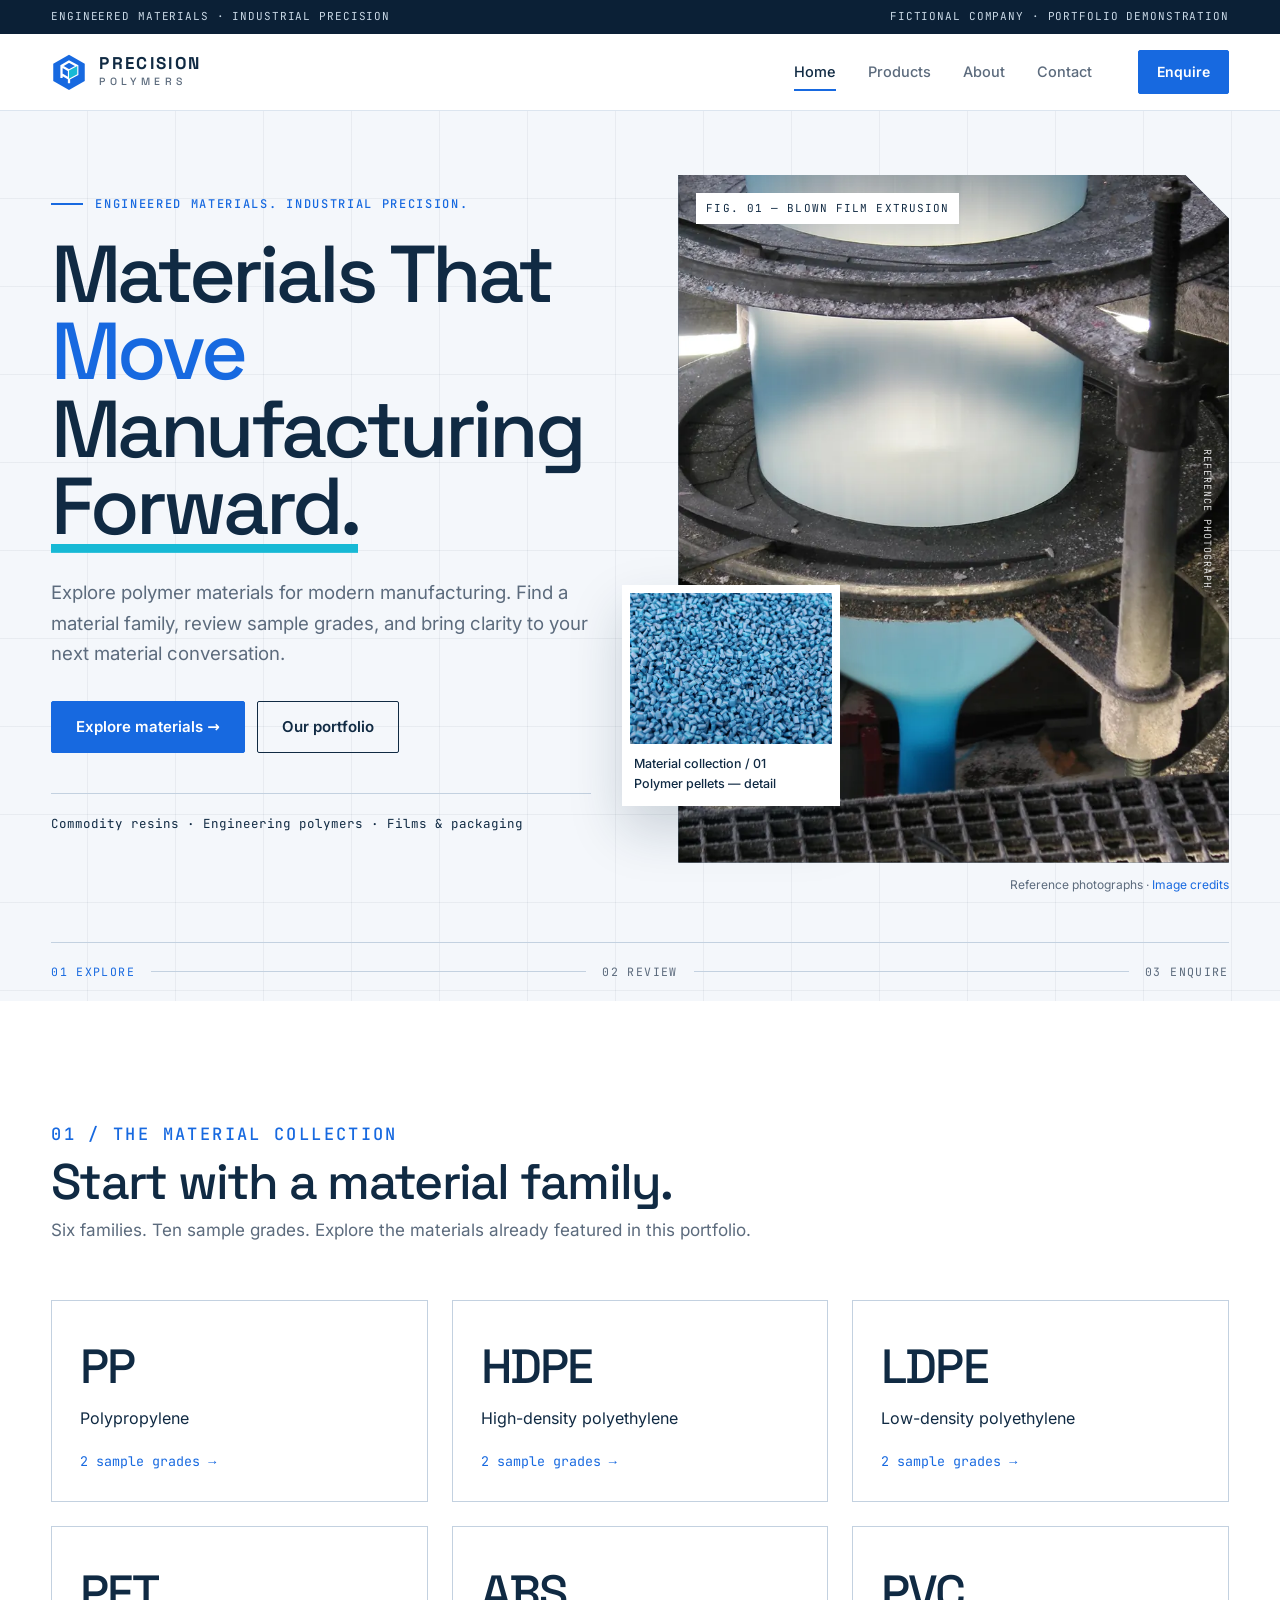
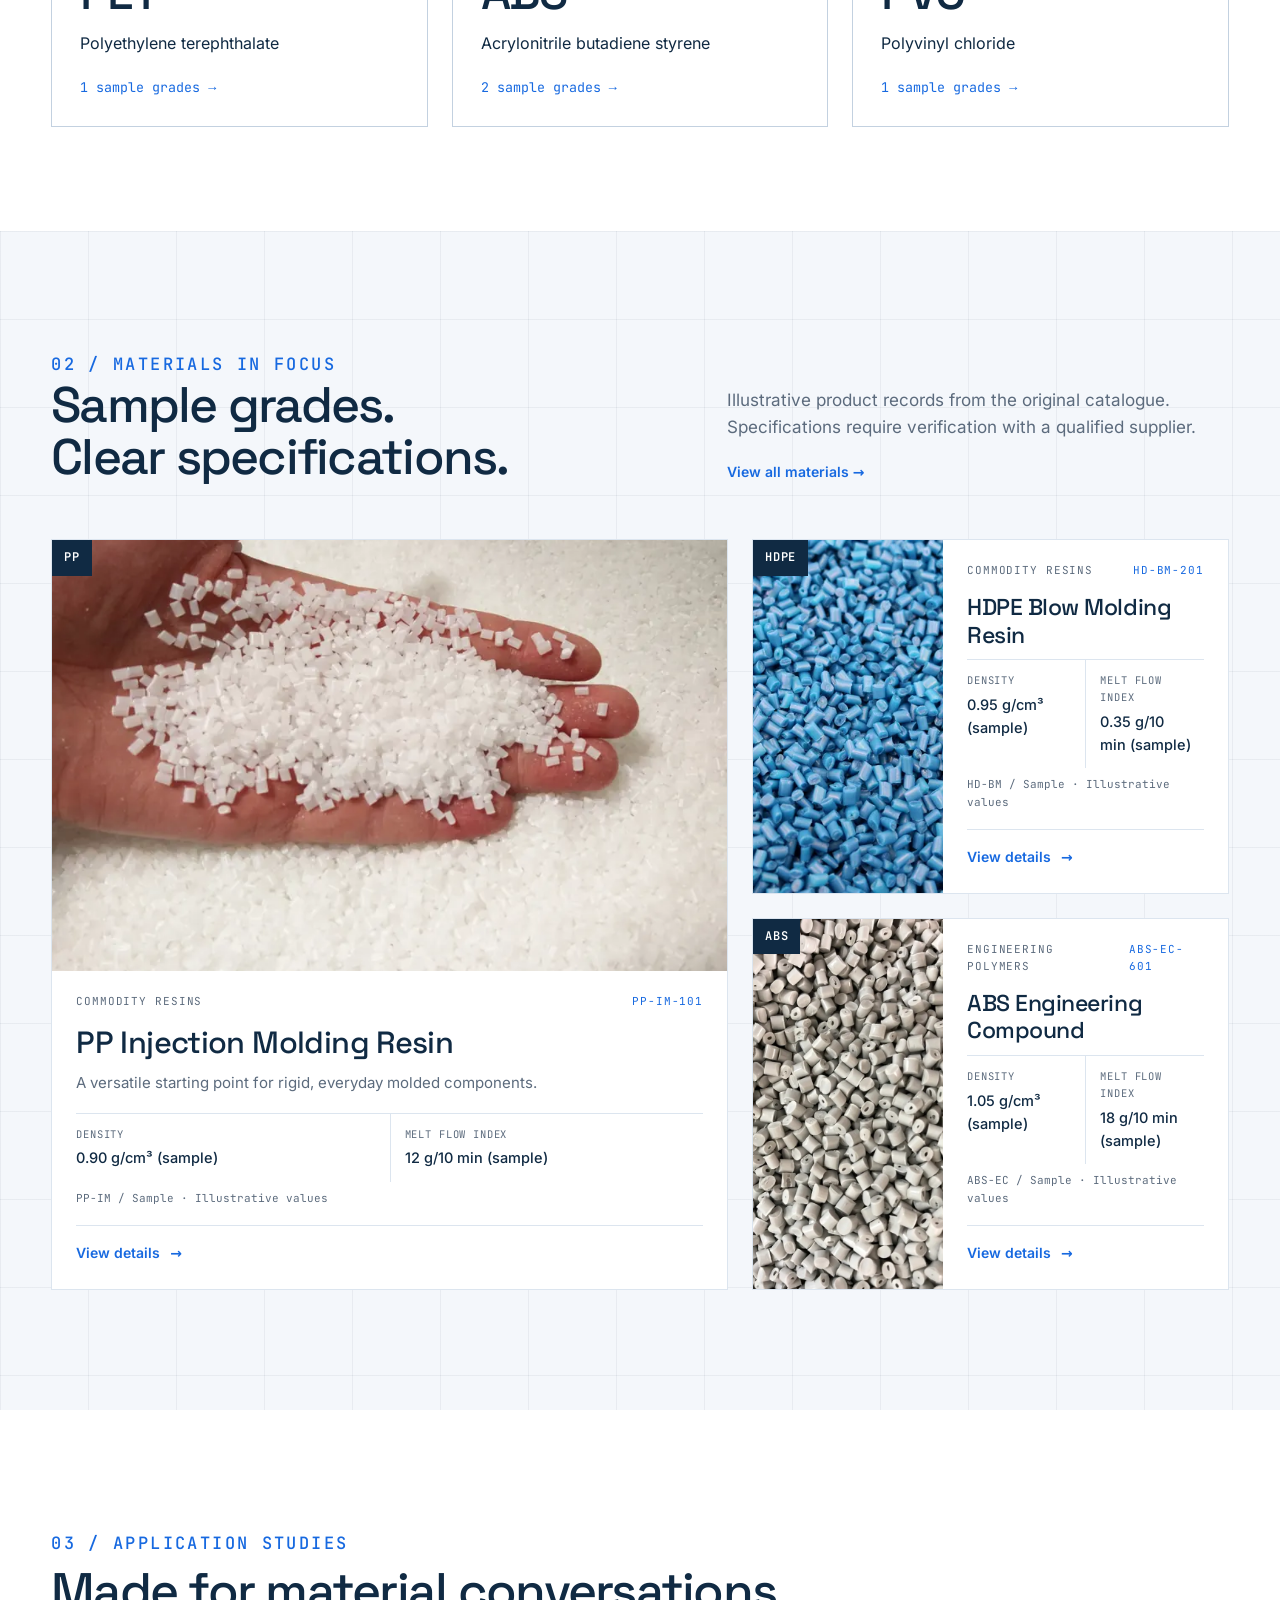
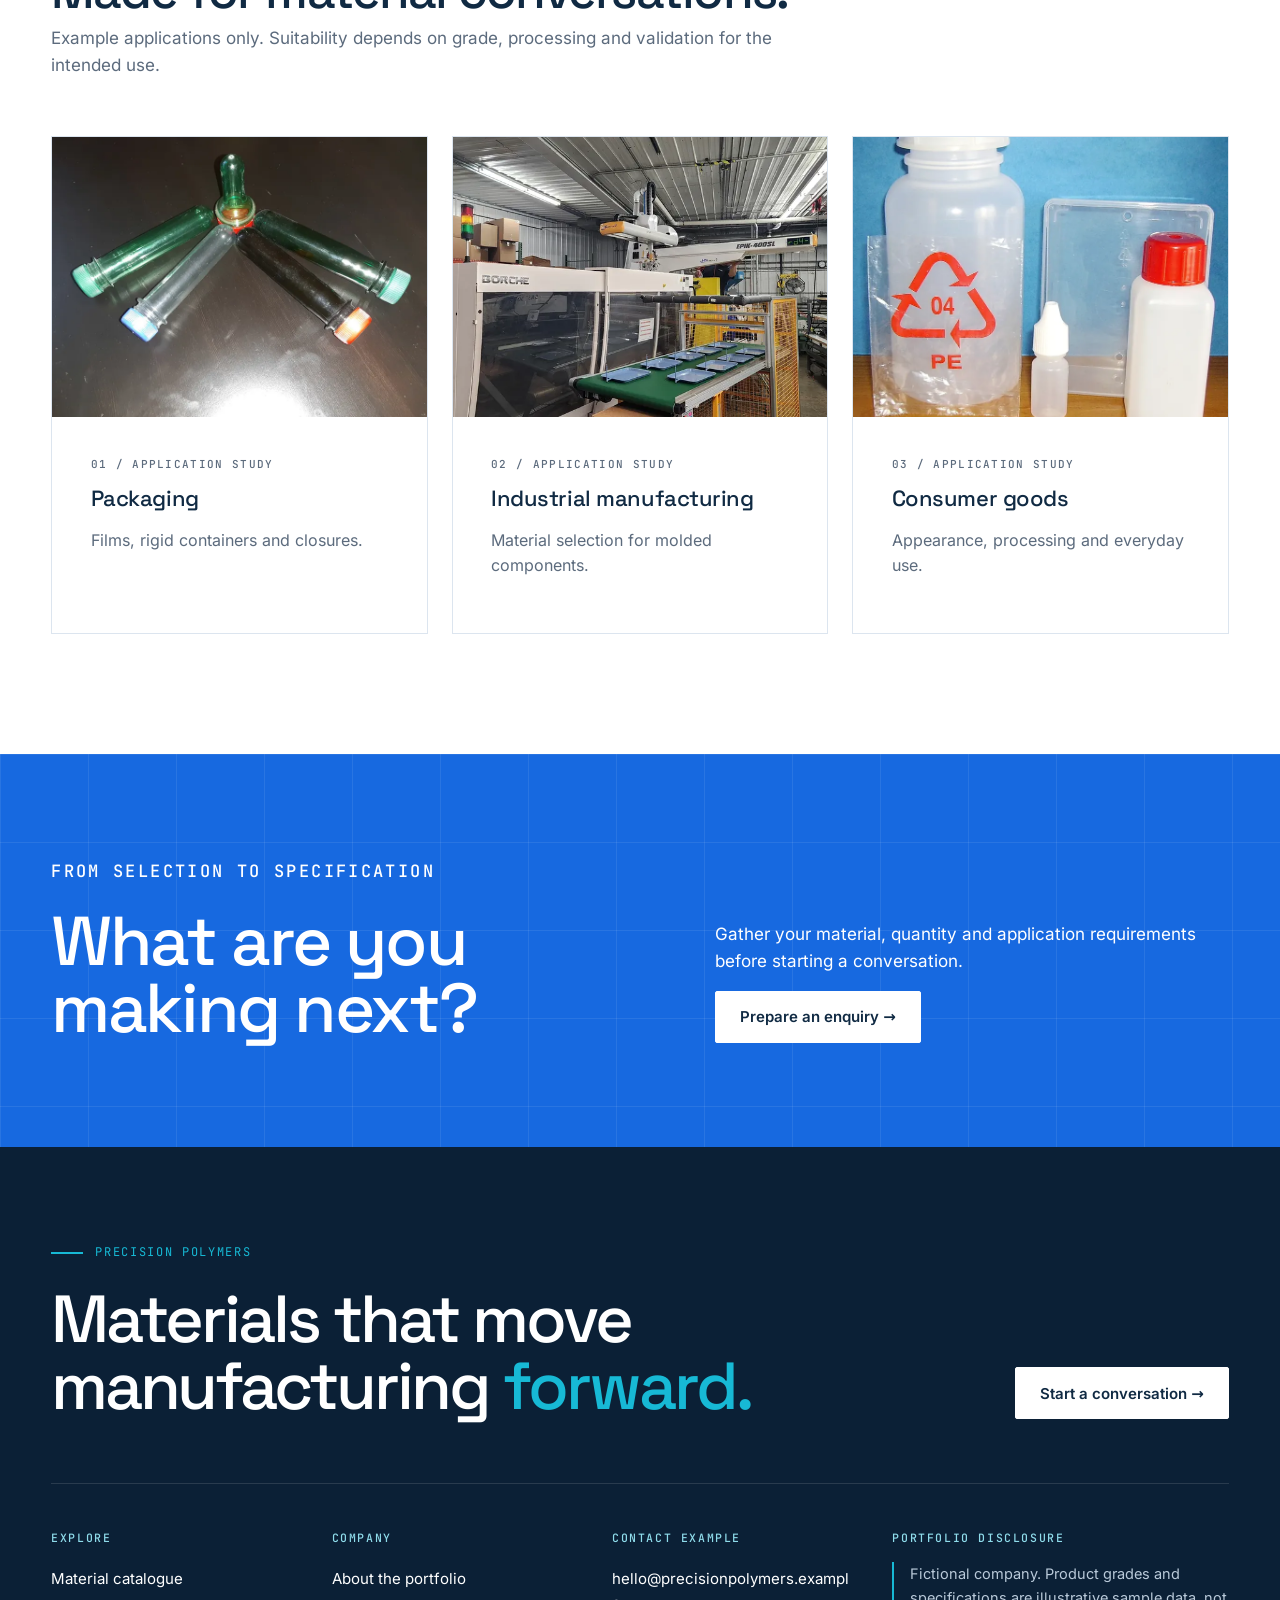
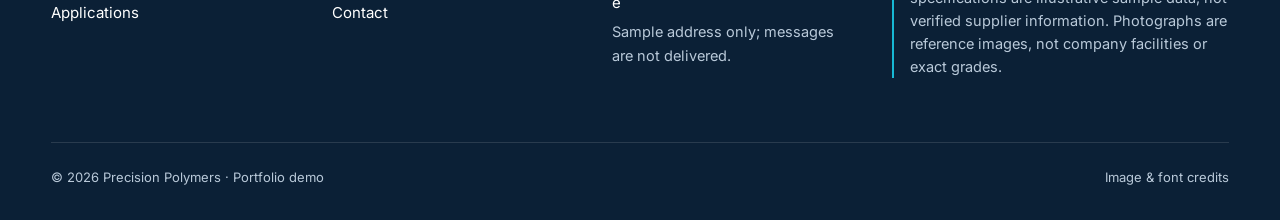
<file: index.html>
<!doctype html>
<html lang="en"><head><meta charset="utf-8"><meta name="viewport" content="width=device-width, initial-scale=1">
<title>Materials that move manufacturing forward | Precision Polymers</title><meta name="description" content="Materials that move manufacturing forward. Explore sample polymer grades, material specifications and applications in the Precision Polymers portfolio demonstration.">
<meta name="theme-color" content="#102a43"><meta property="og:title" content="Materials that move manufacturing forward | Precision Polymers"><meta property="og:type" content="website"><meta property="og:description" content="A fictional polymer company portfolio with an illustrative material catalogue.">
<link rel="icon" href="assets/images/mark.svg" type="image/svg+xml"><link rel="stylesheet" href="assets/css/main.css"><link rel="stylesheet" href="assets/css/site.css"><script src="assets/js/site.js" defer></script></head>
<body><a class="skip" href="#main">Skip to content</a><div class="demo-bar"><div class="container"><span>Engineered materials · Industrial precision</span><span>Fictional company · Portfolio demonstration</span></div></div>
<header class="site-header" data-header><div class="container nav-wrap"><a class="brand" href="index.html" aria-label="Precision Polymers home"><img src="assets/images/mark.svg" alt="" width="36" height="36"><span>Precision<small>Polymers</small></span></a><nav id="navigation" aria-label="Main navigation"><a href="index.html" aria-current="page">Home</a><a href="products.html">Products</a><a href="about.html">About</a><a href="contact.html">Contact</a></nav><a class="button nav-quote" href="contact.html">Enquire</a><button class="menu-toggle" type="button" aria-expanded="false" aria-controls="navigation">Menu <span aria-hidden="true">☰</span></button></div></header>
<main id="main"><section class="hero"><div class="container hero-grid"><div class="hero-copy"><p class="eyebrow"><span class="rule" aria-hidden="true"></span>Engineered materials. Industrial precision.</p><h1 class="display">Materials That <em>Move</em> Manufacturing <span class="underline">Forward.</span></h1><p class="hero-lead">Explore polymer materials for modern manufacturing. Find a material family, review sample grades, and bring clarity to your next material conversation.</p><div class="button-row"><a class="button" href="products.html">Explore materials →</a><a class="button secondary" href="about.html">Our portfolio</a></div><p class="hero-note">Commodity resins · Engineering polymers · Films &amp; packaging</p></div><div class="hero-visual"><figure class="hero-frame"><img src="assets/images/film-extrusion-800.webp" alt="Blue film bubble rising through a blown-film extrusion line" width="800" height="600" fetchpriority="high"><span class="tech-tag tag-top">Fig. 01 — Blown film extrusion</span><span class="tech-tag tag-side">Reference photograph</span></figure><figure class="hero-detail"><img src="assets/images/pellets-blue-800.webp" alt="Close-up of blue polymer pellets filling the frame" width="800" height="600" loading="lazy" decoding="async"><figcaption>Material collection / 01<br>Polymer pellets — detail</figcaption></figure><p class="photo-credit">Reference photographs · <a href="credits.html">Image credits</a></p></div></div><div class="container hero-rail" aria-hidden="true"><span>01 Explore</span><i></i><span>02 Review</span><i></i><span>03 Enquire</span></div></section>
<section class="collection"><div class="container"><header class="section-head"><p class="eyebrow">01 / The material collection</p><h2>Start with a material family.</h2><p>Six families. Ten sample grades. Explore the materials already featured in this portfolio.</p></header><div class="family-grid"><a href="products.html?material=PP"><b>PP</b><span>Polypropylene</span><small>2 sample grades →</small></a><a href="products.html?material=HDPE"><b>HDPE</b><span>High-density polyethylene</span><small>2 sample grades →</small></a><a href="products.html?material=LDPE"><b>LDPE</b><span>Low-density polyethylene</span><small>2 sample grades →</small></a><a href="products.html?material=PET"><b>PET</b><span>Polyethylene terephthalate</span><small>1 sample grades →</small></a><a href="products.html?material=ABS"><b>ABS</b><span>Acrylonitrile butadiene styrene</span><small>2 sample grades →</small></a><a href="products.html?material=PVC"><b>PVC</b><span>Polyvinyl chloride</span><small>1 sample grades →</small></a></div></div></section>
<section class="featured"><div class="container"><header class="section-head split"><div><p class="eyebrow">02 / Materials in focus</p><h2>Sample grades.<br>Clear specifications.</h2></div><div><p>Illustrative product records from the original catalogue. Specifications require verification with a qualified supplier.</p><a class="text-link" href="products.html">View all materials →</a></div></header><div class="featured-grid"><article class="product-card" data-product data-name="PP Injection Molding Resin" data-material="PP" data-category="commodity-resins" data-search="pp injection molding resin pp-im-101 pp commodity-resins pp-im / sample pellets-natural a versatile starting point for rigid, everyday molded components. illustrative applications: closures, storage containers, and consumer goods. 0.90 g/cm³ (sample) 12 g/10 min (sample) true"><a class="product-image" href="products/pp-injection-molding-resin.html" tabindex="-1" aria-hidden="true"><img src="assets/images/pellets-natural-800.webp" alt="Natural, translucent polymer granules held in an open hand" width="800" height="600" loading="lazy" decoding="async"><span class="product-code">PP</span></a><div class="product-body"><p class="product-kicker"><span>Commodity resins</span><span>PP-IM-101</span></p><h3><a href="products/pp-injection-molding-resin.html">PP Injection Molding Resin</a></h3><p class="product-summary">A versatile starting point for rigid, everyday molded components.</p><dl class="product-specs"><div><dt>Density</dt><dd>0.90 g/cm³ (sample)</dd></div><div><dt>Melt flow index</dt><dd>12 g/10 min (sample)</dd></div></dl><p class="spec-note">PP-IM / Sample · Illustrative values</p><div class="card-actions"><a class="text-link" href="products/pp-injection-molding-resin.html">View details <span class="sr-only">for PP Injection Molding Resin</span> →</a></div></div></article><article class="product-card" data-product data-name="HDPE Blow Molding Resin" data-material="HDPE" data-category="commodity-resins" data-search="hdpe blow molding resin hd-bm-201 hdpe commodity-resins hd-bm / sample pellets-blue explore rigid packaging and hollow-form molding applications. illustrative applications: bottles, industrial containers, and hollow components. 0.95 g/cm³ (sample) 0.35 g/10 min (sample) true"><a class="product-image" href="products/hdpe-blow-molding-resin.html" tabindex="-1" aria-hidden="true"><img src="assets/images/pellets-blue-800.webp" alt="Close-up of blue polymer pellets filling the frame" width="800" height="600" loading="lazy" decoding="async"><span class="product-code">HDPE</span></a><div class="product-body"><p class="product-kicker"><span>Commodity resins</span><span>HD-BM-201</span></p><h3><a href="products/hdpe-blow-molding-resin.html">HDPE Blow Molding Resin</a></h3><p class="product-summary">Explore rigid packaging and hollow-form molding applications.</p><dl class="product-specs"><div><dt>Density</dt><dd>0.95 g/cm³ (sample)</dd></div><div><dt>Melt flow index</dt><dd>0.35 g/10 min (sample)</dd></div></dl><p class="spec-note">HD-BM / Sample · Illustrative values</p><div class="card-actions"><a class="text-link" href="products/hdpe-blow-molding-resin.html">View details <span class="sr-only">for HDPE Blow Molding Resin</span> →</a></div></div></article><article class="product-card" data-product data-name="ABS Engineering Compound" data-material="ABS" data-category="engineering-polymers" data-search="abs engineering compound abs-ec-601 abs engineering-polymers abs-ec / sample pellets-grey a sample engineering material for housings and detailed parts. illustrative applications: appliance housings, trim, and molded enclosures. 1.05 g/cm³ (sample) 18 g/10 min (sample) true"><a class="product-image" href="products/abs-engineering-compound.html" tabindex="-1" aria-hidden="true"><img src="assets/images/pellets-grey-800.webp" alt="Densely packed grey cylindrical polymer pellets" width="800" height="600" loading="lazy" decoding="async"><span class="product-code">ABS</span></a><div class="product-body"><p class="product-kicker"><span>Engineering polymers</span><span>ABS-EC-601</span></p><h3><a href="products/abs-engineering-compound.html">ABS Engineering Compound</a></h3><p class="product-summary">A sample engineering material for housings and detailed parts.</p><dl class="product-specs"><div><dt>Density</dt><dd>1.05 g/cm³ (sample)</dd></div><div><dt>Melt flow index</dt><dd>18 g/10 min (sample)</dd></div></dl><p class="spec-note">ABS-EC / Sample · Illustrative values</p><div class="card-actions"><a class="text-link" href="products/abs-engineering-compound.html">View details <span class="sr-only">for ABS Engineering Compound</span> →</a></div></div></article></div></div></section>
<section class="industries" id="applications"><div class="container"><header class="section-head"><p class="eyebrow">03 / Application studies</p><h2>Made for material conversations.</h2><p>Example applications only. Suitability depends on grade, processing and validation for the intended use.</p></header><div class="application-grid"><article class="application-card"><img src="assets/images/pet-preforms-800.webp" alt="Coloured PET preforms arranged on a dark reflective surface" width="800" height="600" loading="lazy" decoding="async"><div><p class="mono-label">01 / Application study</p><h3>Packaging</h3><p>Films, rigid containers and closures.</p></div></article><article class="application-card"><img src="assets/images/injection-molding-800.webp" alt="Injection moulding machine with a robotic take-out arm on a production floor" width="800" height="600" loading="lazy" decoding="async"><div><p class="mono-label">02 / Application study</p><h3>Industrial manufacturing</h3><p>Material selection for molded components.</p></div></article><article class="application-card"><img src="assets/images/consumer-pe-800.webp" alt="Everyday polyethylene and polypropylene containers and packaging" width="800" height="600" loading="lazy" decoding="async"><div><p class="mono-label">03 / Application study</p><h3>Consumer goods</h3><p>Appearance, processing and everyday use.</p></div></article></div></div></section>
<section class="cta-band"><div class="container cta-grid"><div><p class="eyebrow light">From selection to specification</p><h2>What are you making next?</h2></div><div><p>Gather your material, quantity and application requirements before starting a conversation.</p><a class="button light" href="contact.html">Prepare an enquiry →</a></div></div></section></main><footer class="site-footer"><div class="container"><div class="footer-statement"><p class="footer-kicker">Precision Polymers</p><p class="footer-display">Materials that move<br>manufacturing <span>forward.</span></p><a class="button light" href="contact.html">Start a conversation →</a></div><div class="footer-grid"><div><h2>Explore</h2><a href="products.html">Material catalogue</a><a href="index.html#applications">Applications</a></div><div><h2>Company</h2><a href="about.html">About the portfolio</a><a href="contact.html">Contact</a></div><div><h2>Contact example</h2><a href="mailto:hello@precisionpolymers.example?subject=Material%20enquiry&amp;body=Quantity%3A%0AApplication%3A%0AProcessing%20method%3A%0ADelivery%20requirements%3A%0A%0A">hello@precisionpolymers.example</a><p>Sample address only; messages are not delivered.</p></div><div class="footer-disclosure"><h2>Portfolio disclosure</h2><p>Fictional company. Product grades and specifications are illustrative sample data, not verified supplier information. Photographs are reference images, not company facilities or exact grades.</p></div></div><div class="footer-bottom"><span>© 2026 Precision Polymers · Portfolio demo</span><a href="credits.html">Image &amp; font credits</a></div></div></footer></body></html>
</file>
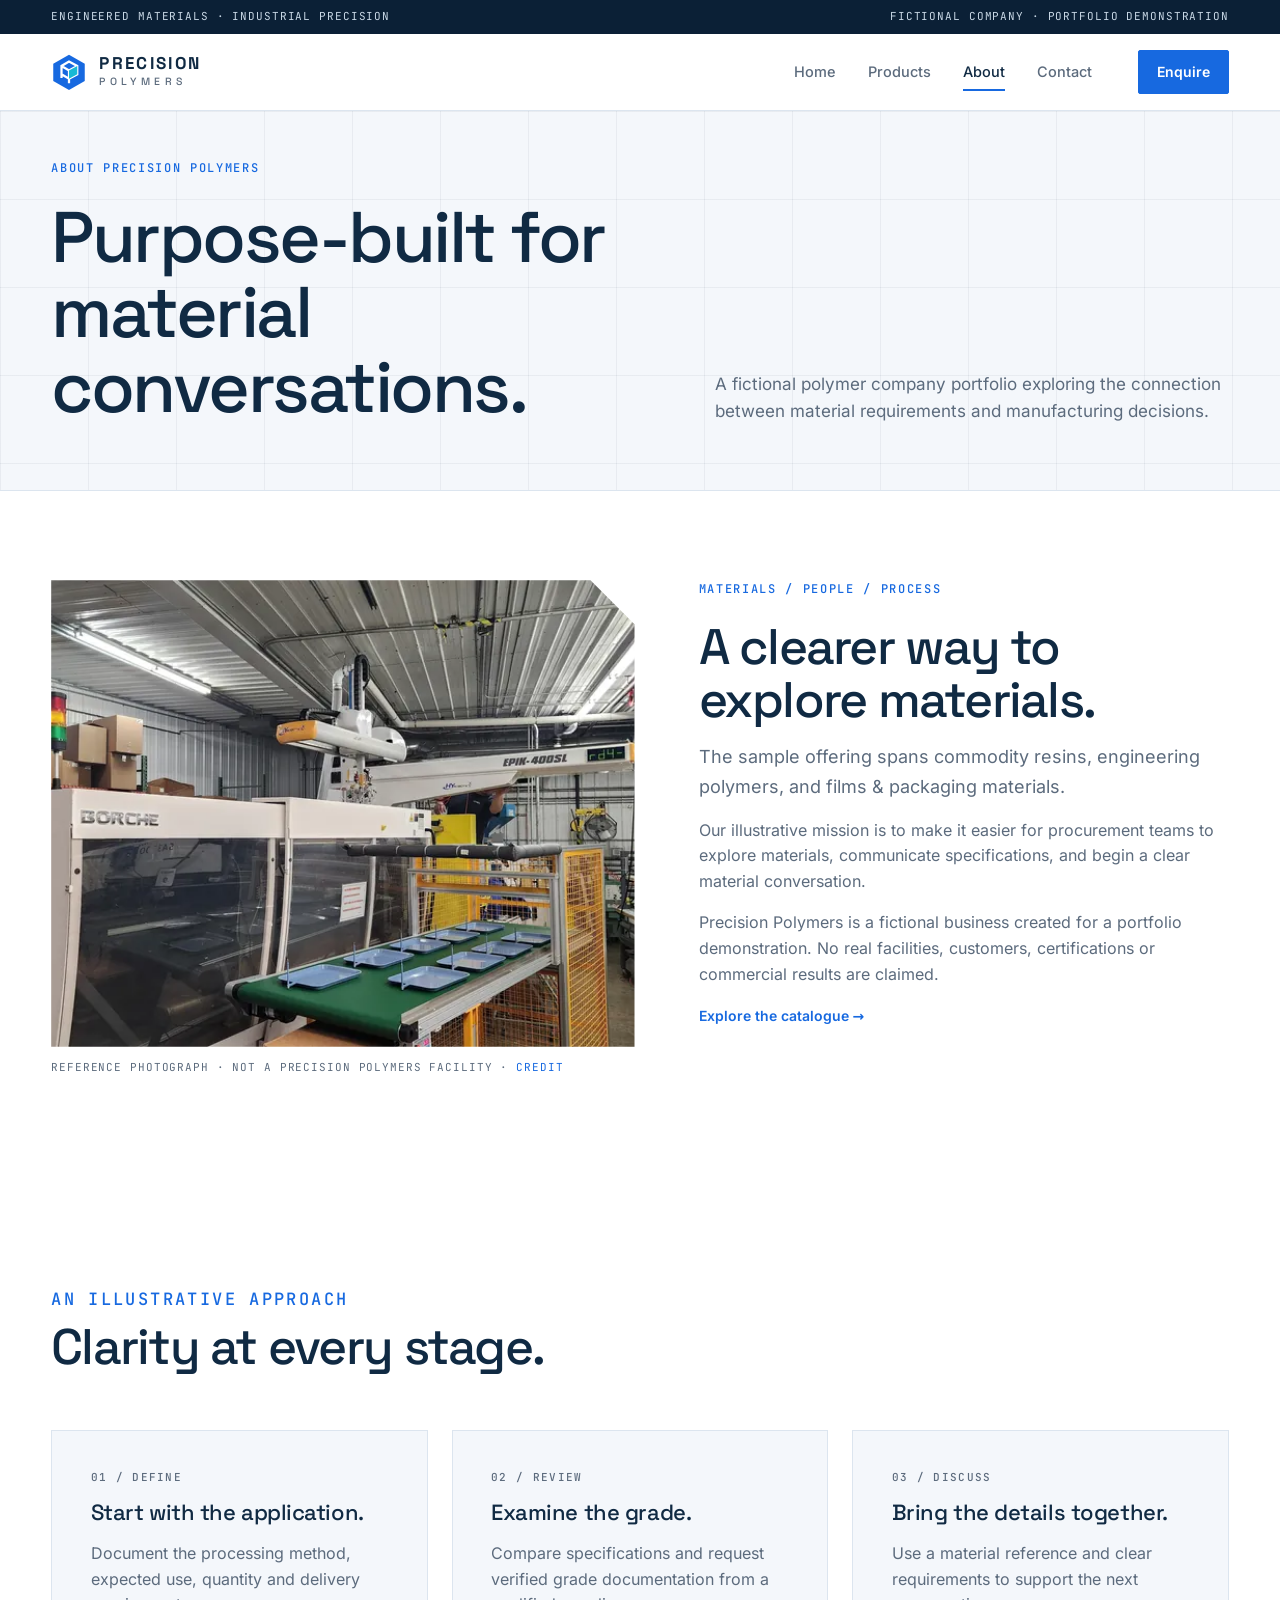
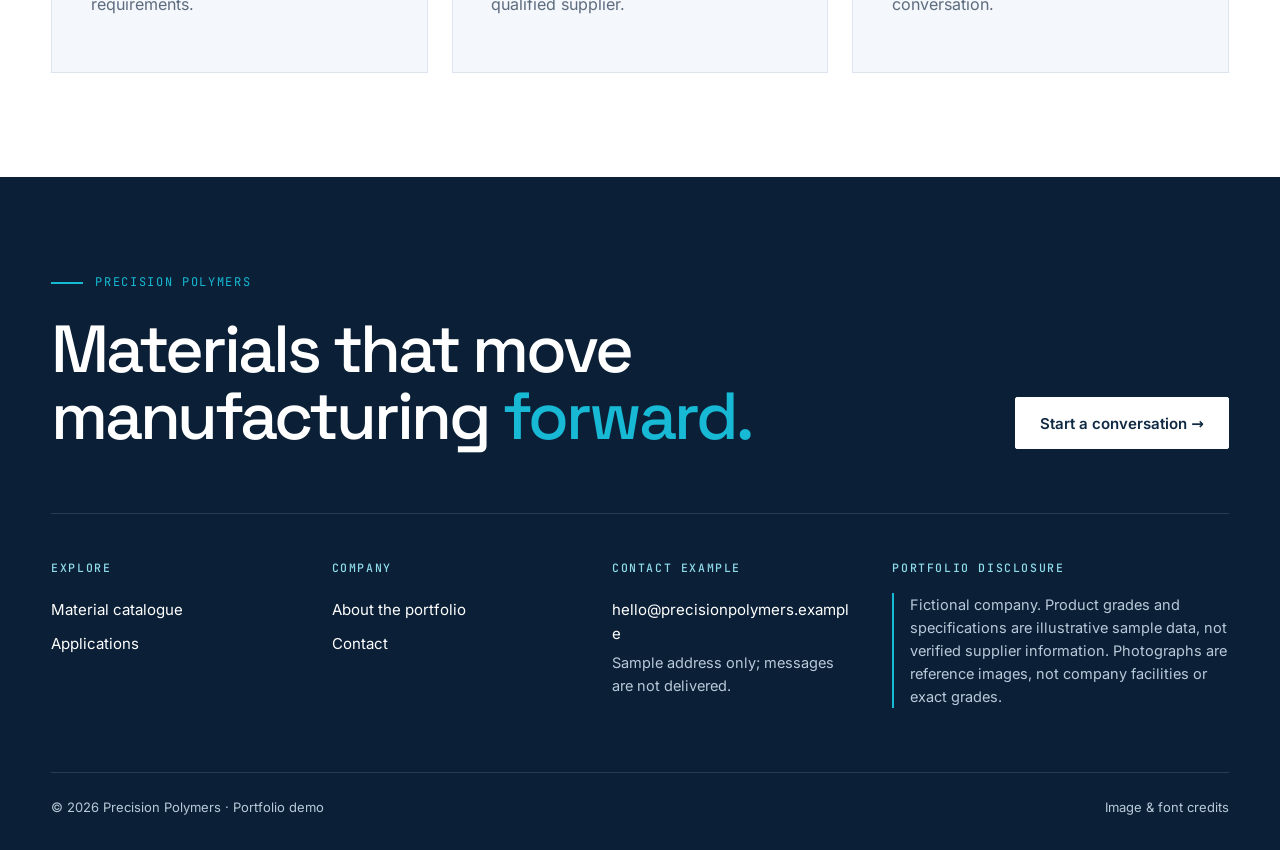
<file: about.html>
<!doctype html>
<html lang="en"><head><meta charset="utf-8"><meta name="viewport" content="width=device-width, initial-scale=1">
<title>About the portfolio | Precision Polymers</title><meta name="description" content="About the portfolio. Explore sample polymer grades, material specifications and applications in the Precision Polymers portfolio demonstration.">
<meta name="theme-color" content="#102a43"><meta property="og:title" content="About the portfolio | Precision Polymers"><meta property="og:type" content="website"><meta property="og:description" content="A fictional polymer company portfolio with an illustrative material catalogue.">
<link rel="icon" href="assets/images/mark.svg" type="image/svg+xml"><link rel="stylesheet" href="assets/css/main.css"><link rel="stylesheet" href="assets/css/site.css"><script src="assets/js/site.js" defer></script></head>
<body><a class="skip" href="#main">Skip to content</a><div class="demo-bar"><div class="container"><span>Engineered materials · Industrial precision</span><span>Fictional company · Portfolio demonstration</span></div></div>
<header class="site-header" data-header><div class="container nav-wrap"><a class="brand" href="index.html" aria-label="Precision Polymers home"><img src="assets/images/mark.svg" alt="" width="36" height="36"><span>Precision<small>Polymers</small></span></a><nav id="navigation" aria-label="Main navigation"><a href="index.html">Home</a><a href="products.html">Products</a><a href="about.html" aria-current="page">About</a><a href="contact.html">Contact</a></nav><a class="button nav-quote" href="contact.html">Enquire</a><button class="menu-toggle" type="button" aria-expanded="false" aria-controls="navigation">Menu <span aria-hidden="true">☰</span></button></div></header>
<main id="main"><section class="page-hero"><div class="container"><p class="eyebrow">About Precision Polymers</p><div class="page-hero-grid"><h1>Purpose-built for material conversations.</h1><p>A fictional polymer company portfolio exploring the connection between material requirements and manufacturing decisions.</p></div></div></section><section class="section-space"><div class="container detail-grid"><figure class="detail-frame"><img src="assets/images/injection-molding-800.webp" alt="Injection moulding machine with a robotic take-out arm on a production floor" width="800" height="600" loading="lazy" decoding="async"><figcaption>Reference photograph · Not a Precision Polymers facility · <a href="credits.html">Credit</a></figcaption></figure><div><p class="eyebrow">Materials / People / Process</p><h2>A clearer way to explore materials.</h2><p class="lead">The sample offering spans commodity resins, engineering polymers, and films &amp; packaging materials.</p><p>Our illustrative mission is to make it easier for procurement teams to explore materials, communicate specifications, and begin a clear material conversation.</p><p>Precision Polymers is a fictional business created for a portfolio demonstration. No real facilities, customers, certifications or commercial results are claimed.</p><a class="text-link" href="products.html">Explore the catalogue →</a></div></div></section><section class="collection"><div class="container"><header class="section-head"><p class="eyebrow">An illustrative approach</p><h2>Clarity at every stage.</h2></header><div class="application-grid"><article class="process-card"><p class="mono-label">01 / Define</p><h3>Start with the application.</h3><p>Document the processing method, expected use, quantity and delivery requirements.</p></article><article class="process-card"><p class="mono-label">02 / Review</p><h3>Examine the grade.</h3><p>Compare specifications and request verified grade documentation from a qualified supplier.</p></article><article class="process-card"><p class="mono-label">03 / Discuss</p><h3>Bring the details together.</h3><p>Use a material reference and clear requirements to support the next conversation.</p></article></div></div></section></main><footer class="site-footer"><div class="container"><div class="footer-statement"><p class="footer-kicker">Precision Polymers</p><p class="footer-display">Materials that move<br>manufacturing <span>forward.</span></p><a class="button light" href="contact.html">Start a conversation →</a></div><div class="footer-grid"><div><h2>Explore</h2><a href="products.html">Material catalogue</a><a href="index.html#applications">Applications</a></div><div><h2>Company</h2><a href="about.html">About the portfolio</a><a href="contact.html">Contact</a></div><div><h2>Contact example</h2><a href="mailto:hello@precisionpolymers.example?subject=Material%20enquiry&amp;body=Quantity%3A%0AApplication%3A%0AProcessing%20method%3A%0ADelivery%20requirements%3A%0A%0A">hello@precisionpolymers.example</a><p>Sample address only; messages are not delivered.</p></div><div class="footer-disclosure"><h2>Portfolio disclosure</h2><p>Fictional company. Product grades and specifications are illustrative sample data, not verified supplier information. Photographs are reference images, not company facilities or exact grades.</p></div></div><div class="footer-bottom"><span>© 2026 Precision Polymers · Portfolio demo</span><a href="credits.html">Image &amp; font credits</a></div></div></footer></body></html>
</file>
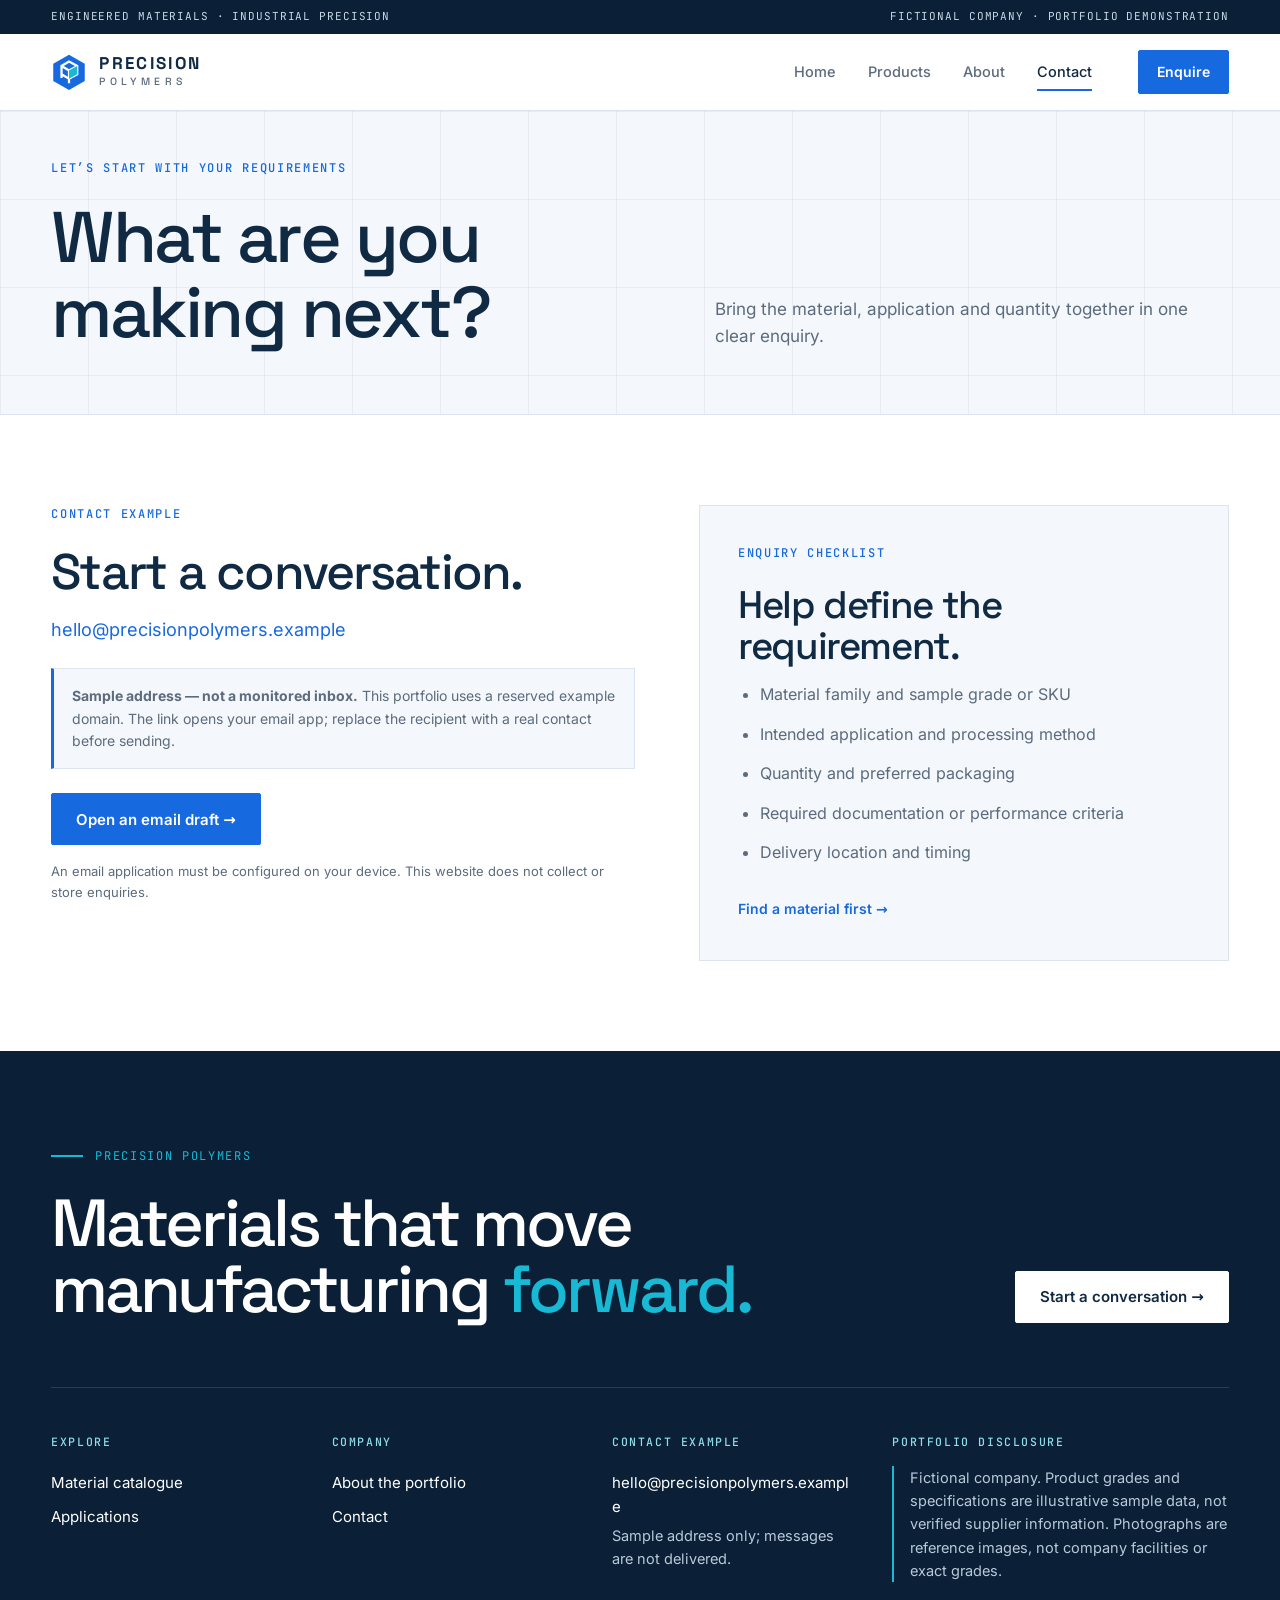
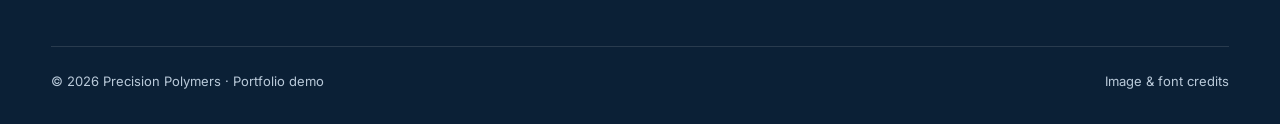
<file: contact.html>
<!doctype html>
<html lang="en"><head><meta charset="utf-8"><meta name="viewport" content="width=device-width, initial-scale=1">
<title>Contact and enquiries | Precision Polymers</title><meta name="description" content="Contact and enquiries. Explore sample polymer grades, material specifications and applications in the Precision Polymers portfolio demonstration.">
<meta name="theme-color" content="#102a43"><meta property="og:title" content="Contact and enquiries | Precision Polymers"><meta property="og:type" content="website"><meta property="og:description" content="A fictional polymer company portfolio with an illustrative material catalogue.">
<link rel="icon" href="assets/images/mark.svg" type="image/svg+xml"><link rel="stylesheet" href="assets/css/main.css"><link rel="stylesheet" href="assets/css/site.css"><script src="assets/js/site.js" defer></script></head>
<body><a class="skip" href="#main">Skip to content</a><div class="demo-bar"><div class="container"><span>Engineered materials · Industrial precision</span><span>Fictional company · Portfolio demonstration</span></div></div>
<header class="site-header" data-header><div class="container nav-wrap"><a class="brand" href="index.html" aria-label="Precision Polymers home"><img src="assets/images/mark.svg" alt="" width="36" height="36"><span>Precision<small>Polymers</small></span></a><nav id="navigation" aria-label="Main navigation"><a href="index.html">Home</a><a href="products.html">Products</a><a href="about.html">About</a><a href="contact.html" aria-current="page">Contact</a></nav><a class="button nav-quote" href="contact.html">Enquire</a><button class="menu-toggle" type="button" aria-expanded="false" aria-controls="navigation">Menu <span aria-hidden="true">☰</span></button></div></header>
<main id="main"><section class="page-hero"><div class="container"><p class="eyebrow">Let’s start with your requirements</p><div class="page-hero-grid"><h1>What are you making next?</h1><p>Bring the material, application and quantity together in one clear enquiry.</p></div></div></section><section class="section-space"><div class="container detail-grid"><div><p class="eyebrow">Contact example</p><h2>Start a conversation.</h2><p class="lead"><a class="contact-address" href="mailto:hello@precisionpolymers.example?subject=Material%20enquiry&amp;body=Quantity%3A%0AApplication%3A%0AProcessing%20method%3A%0ADelivery%20requirements%3A%0A%0A">hello@precisionpolymers.example</a></p><p class="notice"><strong>Sample address — not a monitored inbox.</strong> This portfolio uses a reserved example domain. The link opens your email app; replace the recipient with a real contact before sending.</p><a class="button" href="mailto:hello@precisionpolymers.example?subject=Material%20enquiry&amp;body=Quantity%3A%0AApplication%3A%0AProcessing%20method%3A%0ADelivery%20requirements%3A%0A%0A">Open an email draft →</a><p class="fine-print">An email application must be configured on your device. This website does not collect or store enquiries.</p></div><div class="process-card"><p class="eyebrow">Enquiry checklist</p><h2>Help define the requirement.</h2><ul class="enquiry-list"><li>Material family and sample grade or SKU</li><li>Intended application and processing method</li><li>Quantity and preferred packaging</li><li>Required documentation or performance criteria</li><li>Delivery location and timing</li></ul><a class="text-link" href="products.html">Find a material first →</a></div></div></section></main><footer class="site-footer"><div class="container"><div class="footer-statement"><p class="footer-kicker">Precision Polymers</p><p class="footer-display">Materials that move<br>manufacturing <span>forward.</span></p><a class="button light" href="contact.html">Start a conversation →</a></div><div class="footer-grid"><div><h2>Explore</h2><a href="products.html">Material catalogue</a><a href="index.html#applications">Applications</a></div><div><h2>Company</h2><a href="about.html">About the portfolio</a><a href="contact.html">Contact</a></div><div><h2>Contact example</h2><a href="mailto:hello@precisionpolymers.example?subject=Material%20enquiry&amp;body=Quantity%3A%0AApplication%3A%0AProcessing%20method%3A%0ADelivery%20requirements%3A%0A%0A">hello@precisionpolymers.example</a><p>Sample address only; messages are not delivered.</p></div><div class="footer-disclosure"><h2>Portfolio disclosure</h2><p>Fictional company. Product grades and specifications are illustrative sample data, not verified supplier information. Photographs are reference images, not company facilities or exact grades.</p></div></div><div class="footer-bottom"><span>© 2026 Precision Polymers · Portfolio demo</span><a href="credits.html">Image &amp; font credits</a></div></div></footer></body></html>
</file>
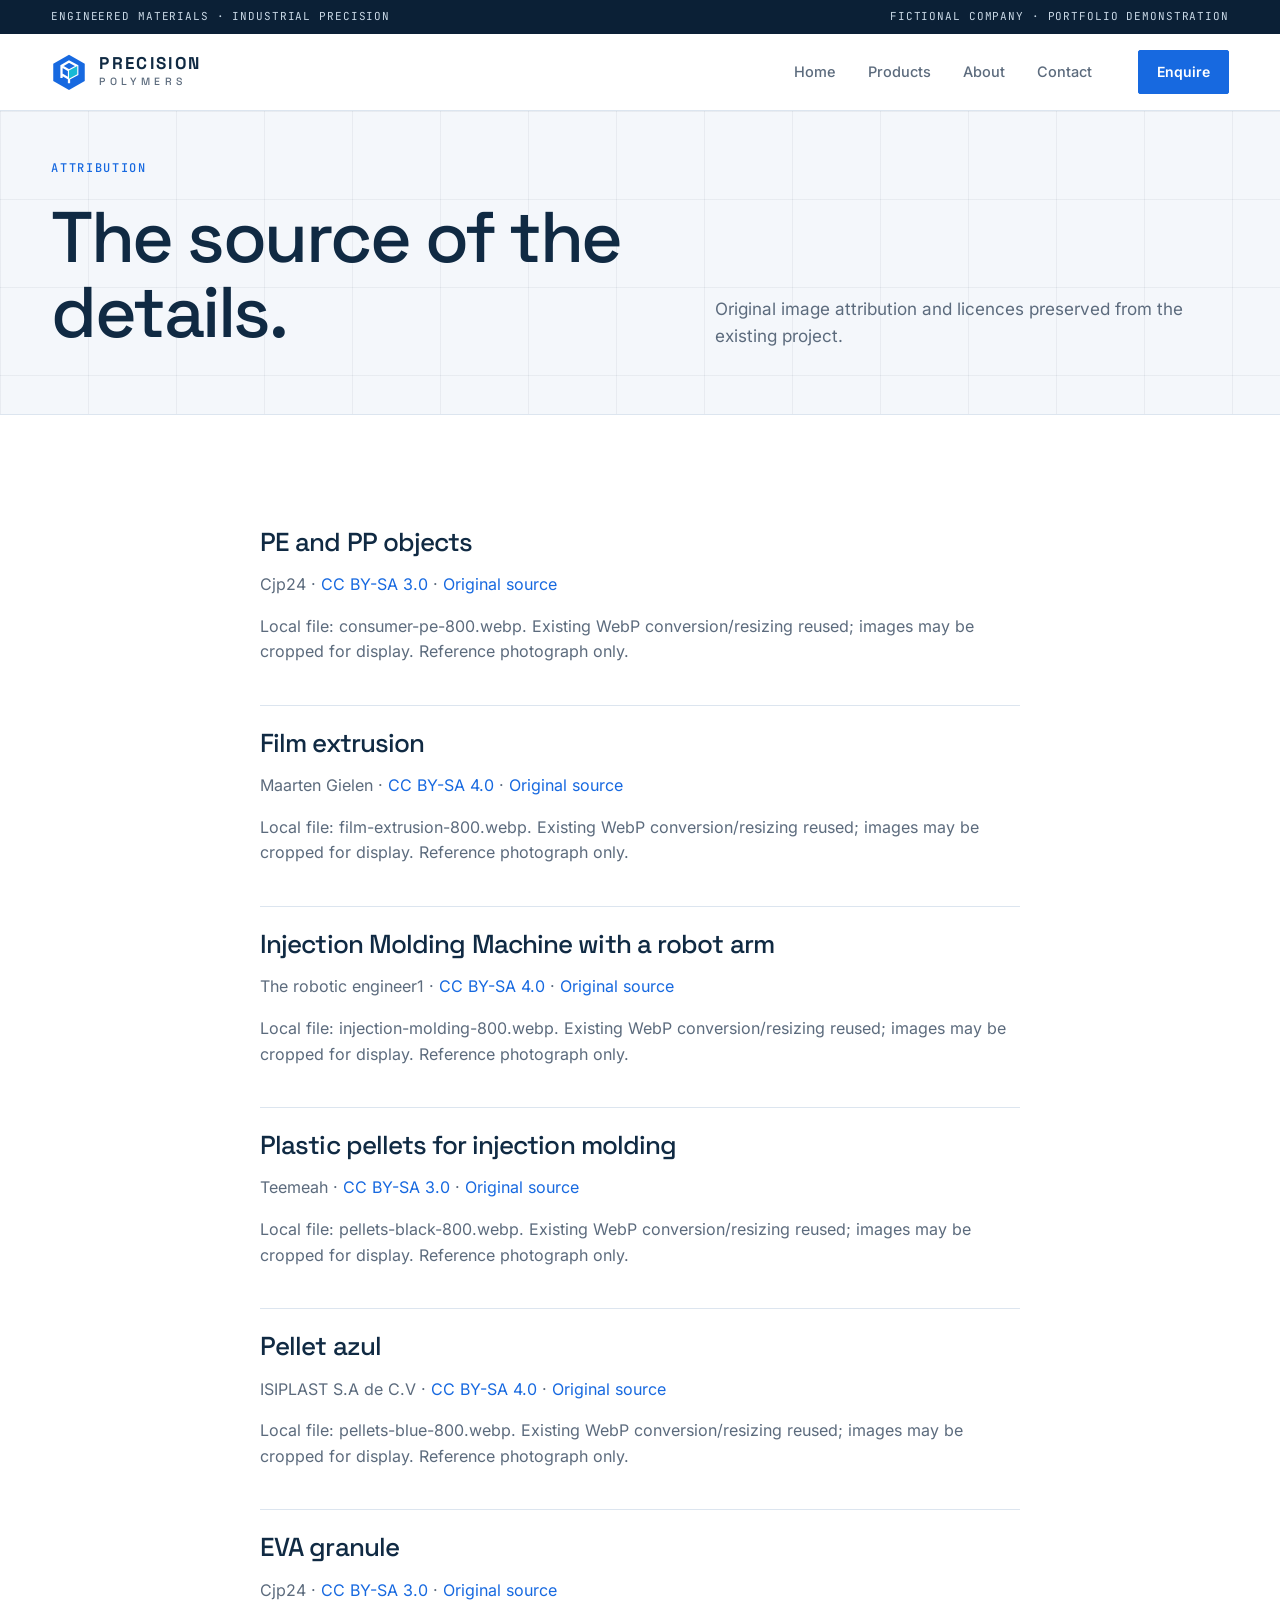
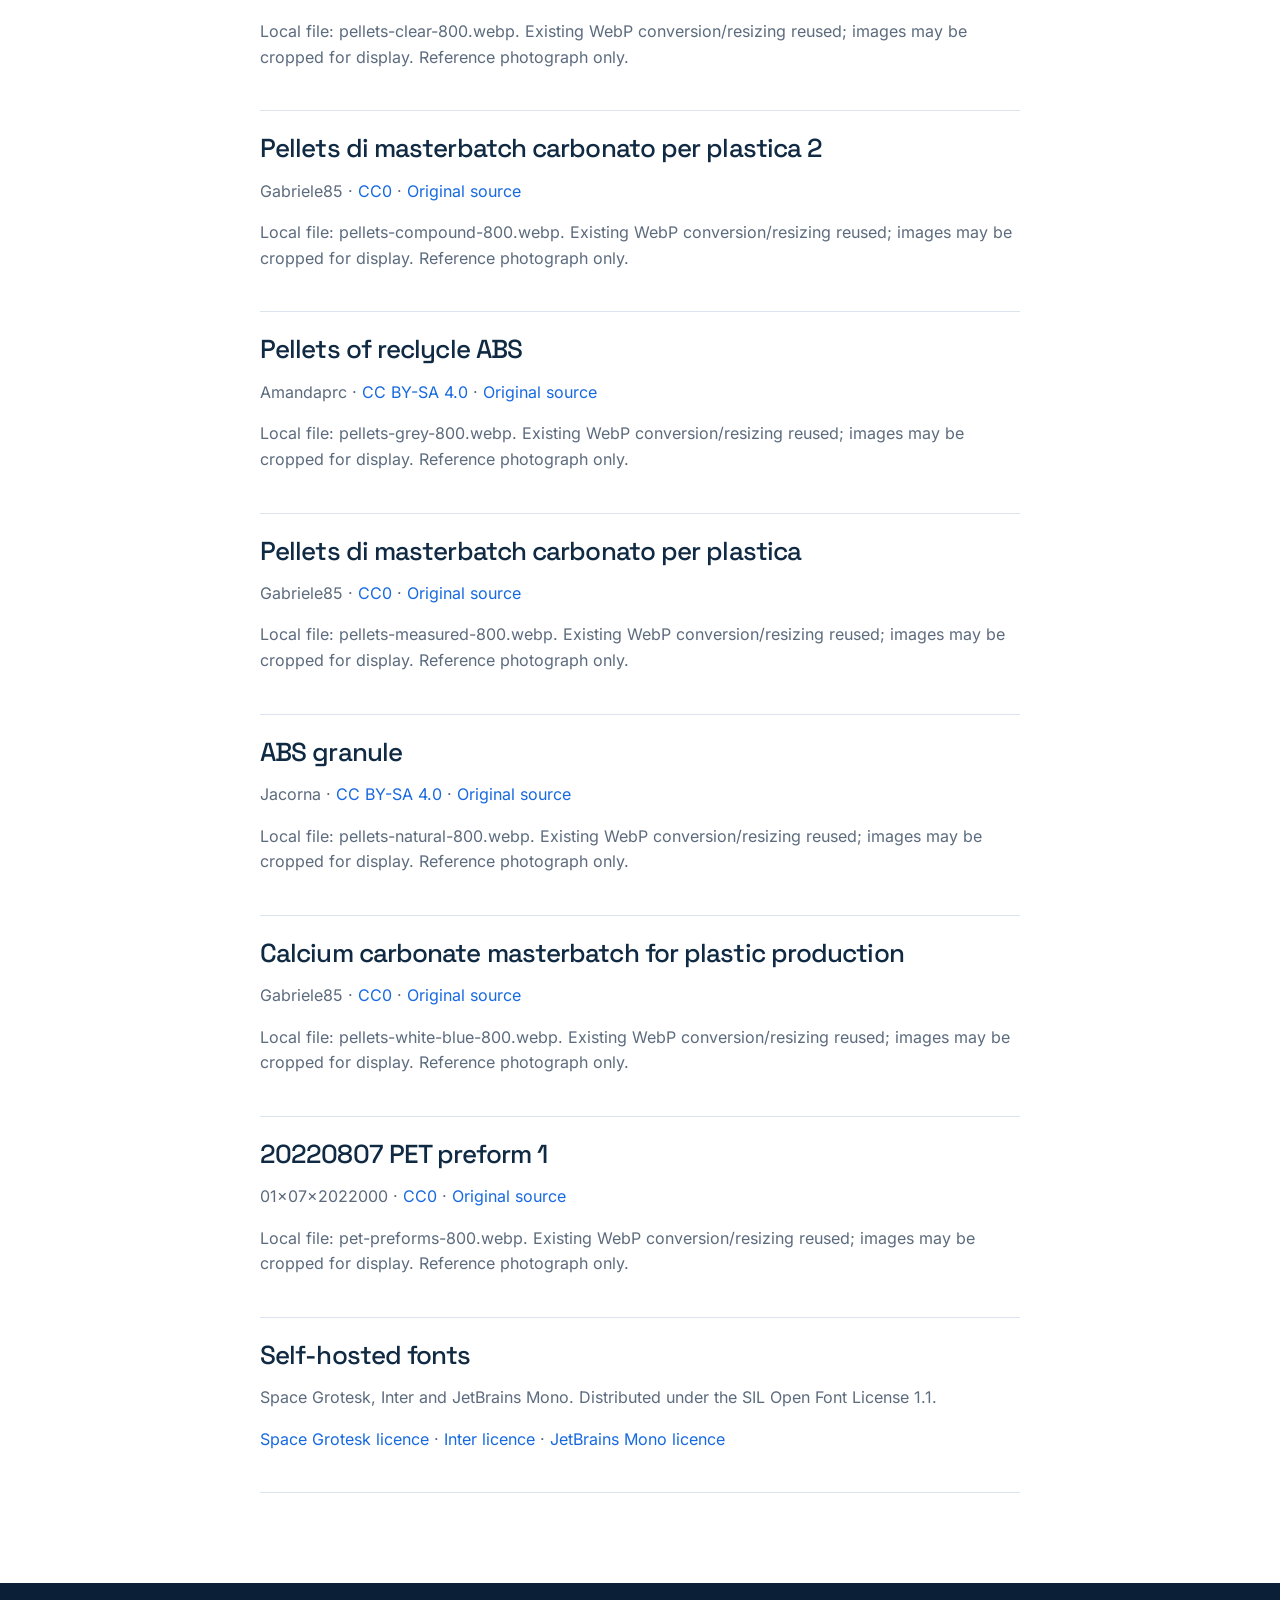
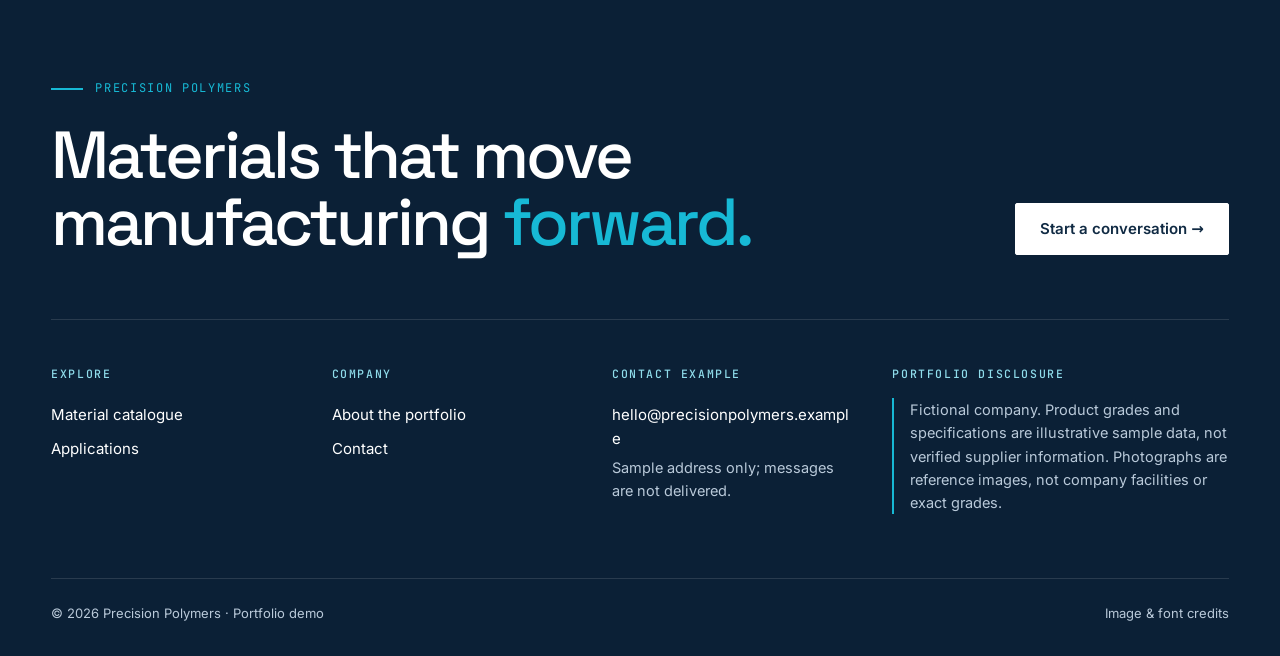
<file: credits.html>
<!doctype html>
<html lang="en"><head><meta charset="utf-8"><meta name="viewport" content="width=device-width, initial-scale=1">
<title>Image and font credits | Precision Polymers</title><meta name="description" content="Image and font credits. Explore sample polymer grades, material specifications and applications in the Precision Polymers portfolio demonstration.">
<meta name="theme-color" content="#102a43"><meta property="og:title" content="Image and font credits | Precision Polymers"><meta property="og:type" content="website"><meta property="og:description" content="A fictional polymer company portfolio with an illustrative material catalogue.">
<link rel="icon" href="assets/images/mark.svg" type="image/svg+xml"><link rel="stylesheet" href="assets/css/main.css"><link rel="stylesheet" href="assets/css/site.css"><script src="assets/js/site.js" defer></script></head>
<body><a class="skip" href="#main">Skip to content</a><div class="demo-bar"><div class="container"><span>Engineered materials · Industrial precision</span><span>Fictional company · Portfolio demonstration</span></div></div>
<header class="site-header" data-header><div class="container nav-wrap"><a class="brand" href="index.html" aria-label="Precision Polymers home"><img src="assets/images/mark.svg" alt="" width="36" height="36"><span>Precision<small>Polymers</small></span></a><nav id="navigation" aria-label="Main navigation"><a href="index.html">Home</a><a href="products.html">Products</a><a href="about.html">About</a><a href="contact.html">Contact</a></nav><a class="button nav-quote" href="contact.html">Enquire</a><button class="menu-toggle" type="button" aria-expanded="false" aria-controls="navigation">Menu <span aria-hidden="true">☰</span></button></div></header>
<main id="main"><section class="page-hero"><div class="container"><p class="eyebrow">Attribution</p><div class="page-hero-grid"><h1>The source of the details.</h1><p>Original image attribution and licences preserved from the existing project.</p></div></div></section><section class="section-space"><div class="container narrow"><article class="credit-item"><h2>PE and PP objects</h2><p>Cjp24 · <a href="https://creativecommons.org/licenses/by-sa/3.0">CC BY-SA 3.0</a> · <a href="https://commons.wikimedia.org/wiki/File:PE_and_PP_objects.jpg">Original source</a></p><p>Local file: consumer-pe-800.webp. Existing WebP conversion/resizing reused; images may be cropped for display. Reference photograph only.</p></article><article class="credit-item"><h2>Film extrusion</h2><p>Maarten Gielen · <a href="https://creativecommons.org/licenses/by-sa/4.0">CC BY-SA 4.0</a> · <a href="https://commons.wikimedia.org/wiki/File:Film_extrusion.jpg">Original source</a></p><p>Local file: film-extrusion-800.webp. Existing WebP conversion/resizing reused; images may be cropped for display. Reference photograph only.</p></article><article class="credit-item"><h2>Injection Molding Machine with a robot arm</h2><p>The robotic engineer1 · <a href="https://creativecommons.org/licenses/by-sa/4.0">CC BY-SA 4.0</a> · <a href="https://commons.wikimedia.org/wiki/File:Injection_Molding_Machine_with_a_robot_arm.jpg">Original source</a></p><p>Local file: injection-molding-800.webp. Existing WebP conversion/resizing reused; images may be cropped for display. Reference photograph only.</p></article><article class="credit-item"><h2>Plastic pellets for injection molding</h2><p>Teemeah · <a href="https://creativecommons.org/licenses/by-sa/3.0">CC BY-SA 3.0</a> · <a href="https://commons.wikimedia.org/wiki/File:Plastic_pellets_for_injection_molding.jpg">Original source</a></p><p>Local file: pellets-black-800.webp. Existing WebP conversion/resizing reused; images may be cropped for display. Reference photograph only.</p></article><article class="credit-item"><h2>Pellet azul</h2><p>ISIPLAST S.A de C.V · <a href="https://creativecommons.org/licenses/by-sa/4.0">CC BY-SA 4.0</a> · <a href="https://commons.wikimedia.org/wiki/File:Pellet_azul.jpg">Original source</a></p><p>Local file: pellets-blue-800.webp. Existing WebP conversion/resizing reused; images may be cropped for display. Reference photograph only.</p></article><article class="credit-item"><h2>EVA granule</h2><p>Cjp24 · <a href="https://creativecommons.org/licenses/by-sa/3.0">CC BY-SA 3.0</a> · <a href="https://commons.wikimedia.org/wiki/File:EVA_granule.jpg">Original source</a></p><p>Local file: pellets-clear-800.webp. Existing WebP conversion/resizing reused; images may be cropped for display. Reference photograph only.</p></article><article class="credit-item"><h2>Pellets di masterbatch carbonato per plastica 2</h2><p>Gabriele85 · <a href="http://creativecommons.org/publicdomain/zero/1.0/deed.en">CC0</a> · <a href="https://commons.wikimedia.org/wiki/File:Pellets_di_masterbatch_carbonato_per_plastica_2.jpg">Original source</a></p><p>Local file: pellets-compound-800.webp. Existing WebP conversion/resizing reused; images may be cropped for display. Reference photograph only.</p></article><article class="credit-item"><h2>Pellets of reclycle ABS</h2><p>Amandaprc · <a href="https://creativecommons.org/licenses/by-sa/4.0">CC BY-SA 4.0</a> · <a href="https://commons.wikimedia.org/wiki/File:Pellets_of_reclycle_ABS.jpg">Original source</a></p><p>Local file: pellets-grey-800.webp. Existing WebP conversion/resizing reused; images may be cropped for display. Reference photograph only.</p></article><article class="credit-item"><h2>Pellets di masterbatch carbonato per plastica</h2><p>Gabriele85 · <a href="http://creativecommons.org/publicdomain/zero/1.0/deed.en">CC0</a> · <a href="https://commons.wikimedia.org/wiki/File:Pellets_di_masterbatch_carbonato_per_plastica.jpg">Original source</a></p><p>Local file: pellets-measured-800.webp. Existing WebP conversion/resizing reused; images may be cropped for display. Reference photograph only.</p></article><article class="credit-item"><h2>ABS granule</h2><p>Jacorna · <a href="https://creativecommons.org/licenses/by-sa/4.0">CC BY-SA 4.0</a> · <a href="https://commons.wikimedia.org/wiki/File:ABS_granule.jpg">Original source</a></p><p>Local file: pellets-natural-800.webp. Existing WebP conversion/resizing reused; images may be cropped for display. Reference photograph only.</p></article><article class="credit-item"><h2>Calcium carbonate masterbatch for plastic production</h2><p>Gabriele85 · <a href="http://creativecommons.org/publicdomain/zero/1.0/deed.en">CC0</a> · <a href="https://commons.wikimedia.org/wiki/File:Calcium_carbonate_masterbatch_for_plastic_production.jpg">Original source</a></p><p>Local file: pellets-white-blue-800.webp. Existing WebP conversion/resizing reused; images may be cropped for display. Reference photograph only.</p></article><article class="credit-item"><h2>20220807 PET preform 1</h2><p>01x07x2022000 · <a href="http://creativecommons.org/publicdomain/zero/1.0/deed.en">CC0</a> · <a href="https://commons.wikimedia.org/wiki/File:20220807_PET_preform_1.jpg">Original source</a></p><p>Local file: pet-preforms-800.webp. Existing WebP conversion/resizing reused; images may be cropped for display. Reference photograph only.</p></article><article class="credit-item"><h2>Self-hosted fonts</h2><p>Space Grotesk, Inter and JetBrains Mono. Distributed under the SIL Open Font License 1.1.</p><p><a href="assets/fonts/OFL-SpaceGrotesk.txt">Space Grotesk licence</a> · <a href="assets/fonts/OFL-Inter.txt">Inter licence</a> · <a href="assets/fonts/OFL-JetBrainsMono.txt">JetBrains Mono licence</a></p></article></div></section></main><footer class="site-footer"><div class="container"><div class="footer-statement"><p class="footer-kicker">Precision Polymers</p><p class="footer-display">Materials that move<br>manufacturing <span>forward.</span></p><a class="button light" href="contact.html">Start a conversation →</a></div><div class="footer-grid"><div><h2>Explore</h2><a href="products.html">Material catalogue</a><a href="index.html#applications">Applications</a></div><div><h2>Company</h2><a href="about.html">About the portfolio</a><a href="contact.html">Contact</a></div><div><h2>Contact example</h2><a href="mailto:hello@precisionpolymers.example?subject=Material%20enquiry&amp;body=Quantity%3A%0AApplication%3A%0AProcessing%20method%3A%0ADelivery%20requirements%3A%0A%0A">hello@precisionpolymers.example</a><p>Sample address only; messages are not delivered.</p></div><div class="footer-disclosure"><h2>Portfolio disclosure</h2><p>Fictional company. Product grades and specifications are illustrative sample data, not verified supplier information. Photographs are reference images, not company facilities or exact grades.</p></div></div><div class="footer-bottom"><span>© 2026 Precision Polymers · Portfolio demo</span><a href="credits.html">Image &amp; font credits</a></div></div></footer></body></html>
</file>
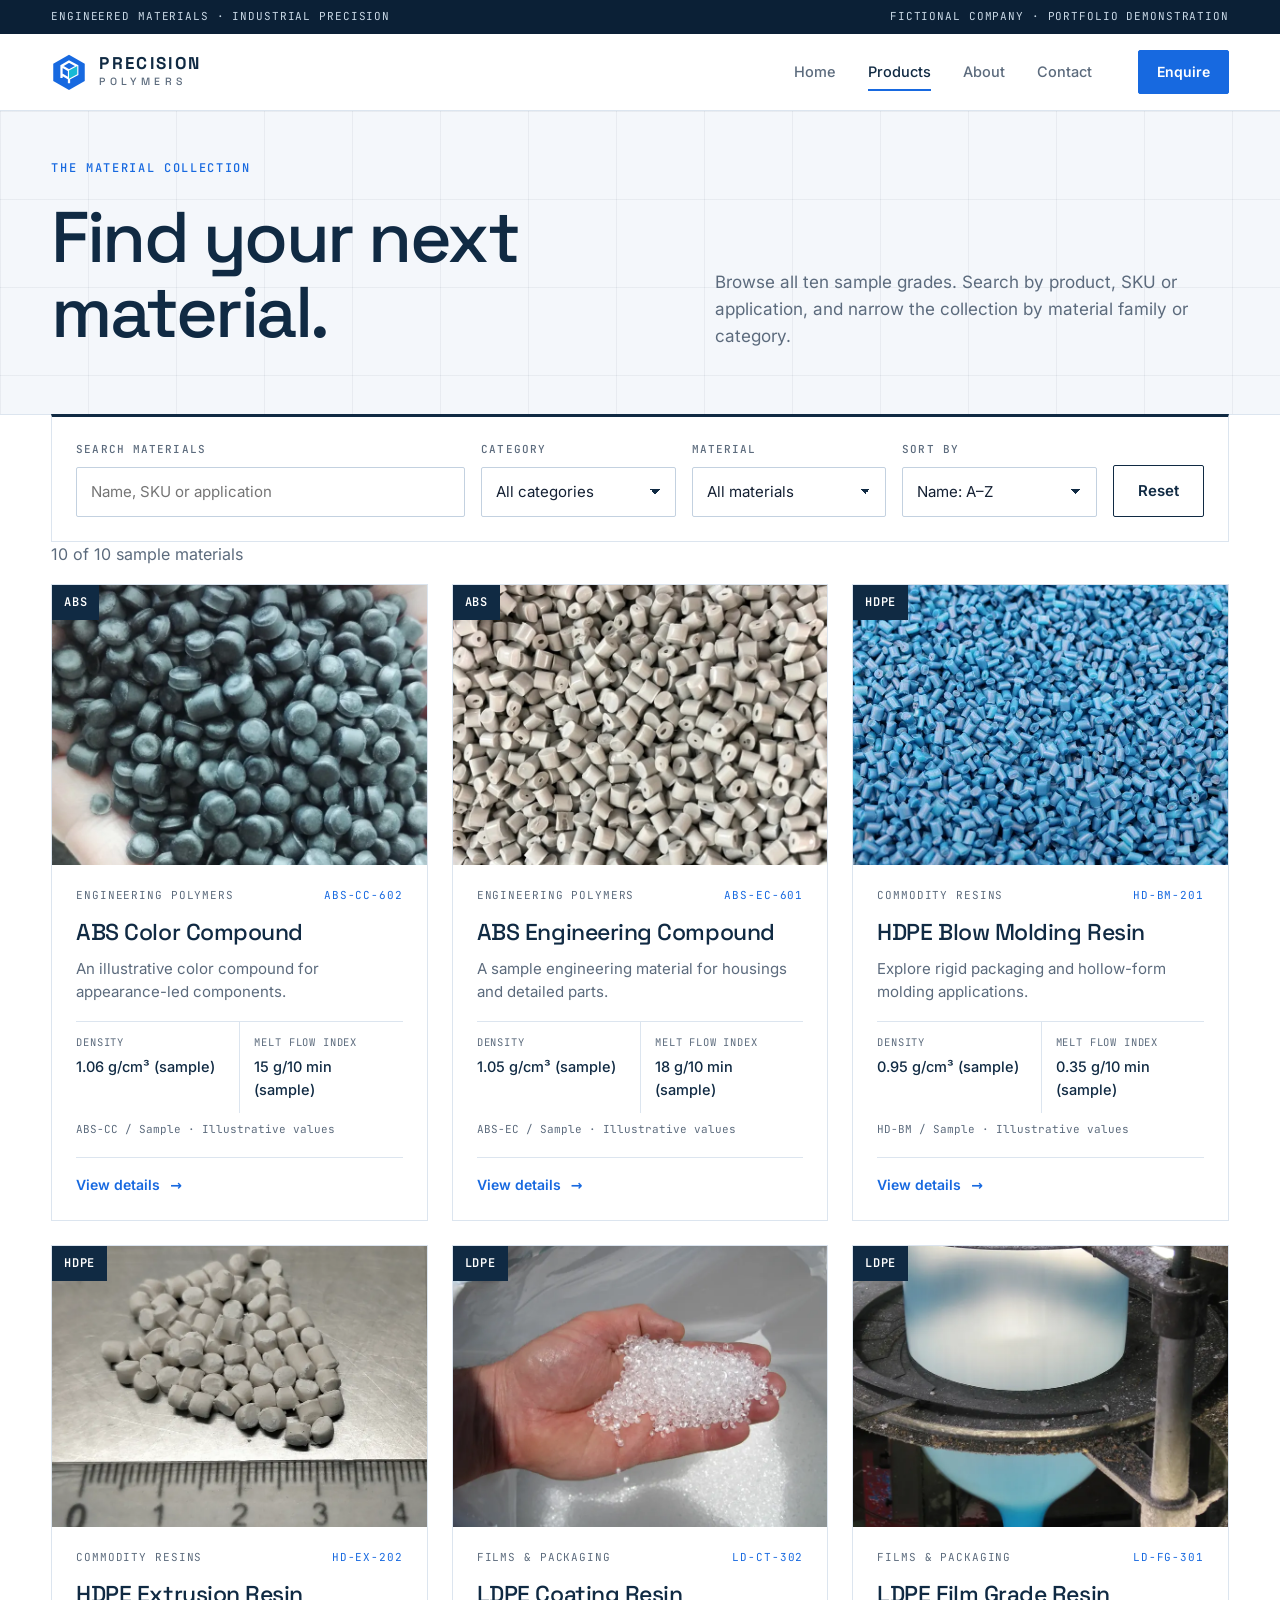
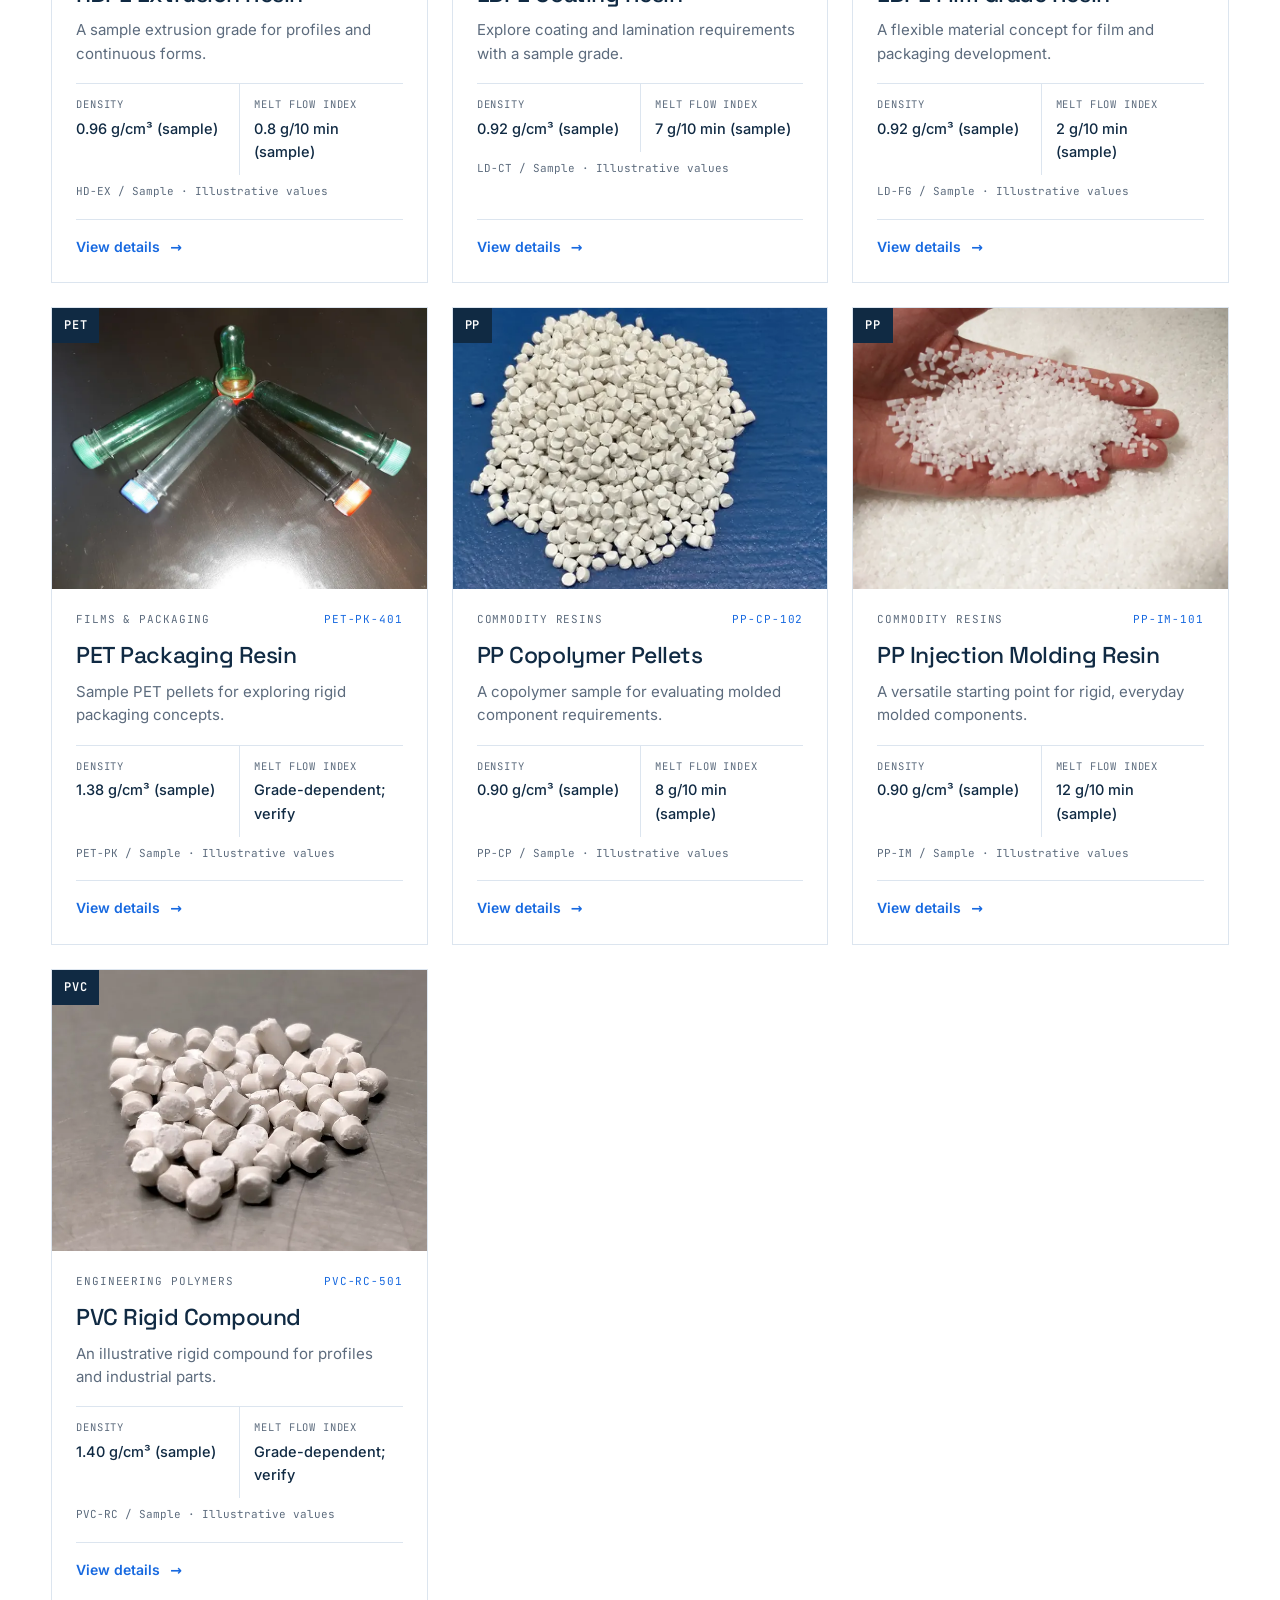
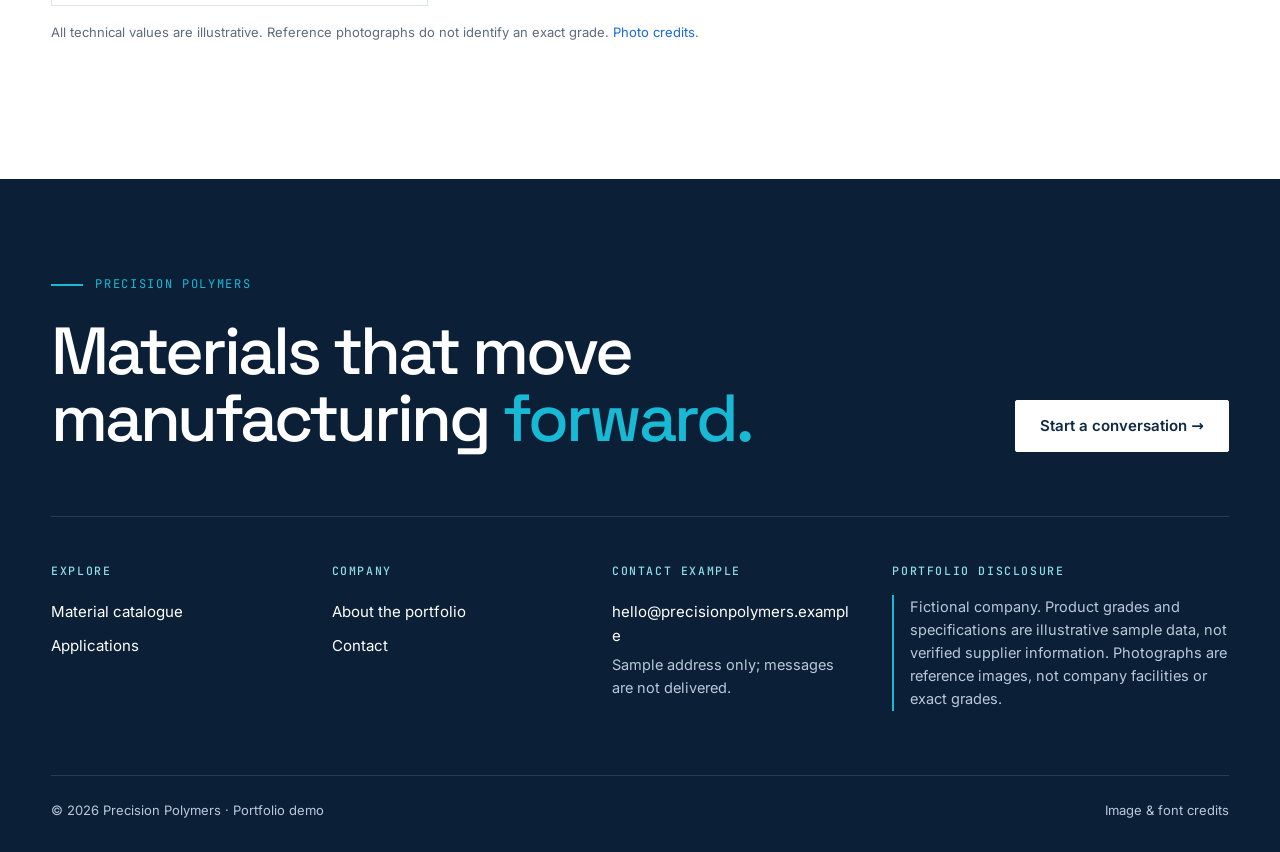
<file: products.html>
<!doctype html>
<html lang="en"><head><meta charset="utf-8"><meta name="viewport" content="width=device-width, initial-scale=1">
<title>Material catalogue | Precision Polymers</title><meta name="description" content="Material catalogue. Explore sample polymer grades, material specifications and applications in the Precision Polymers portfolio demonstration.">
<meta name="theme-color" content="#102a43"><meta property="og:title" content="Material catalogue | Precision Polymers"><meta property="og:type" content="website"><meta property="og:description" content="A fictional polymer company portfolio with an illustrative material catalogue.">
<link rel="icon" href="assets/images/mark.svg" type="image/svg+xml"><link rel="stylesheet" href="assets/css/main.css"><link rel="stylesheet" href="assets/css/site.css"><script src="assets/js/site.js" defer></script></head>
<body><a class="skip" href="#main">Skip to content</a><div class="demo-bar"><div class="container"><span>Engineered materials · Industrial precision</span><span>Fictional company · Portfolio demonstration</span></div></div>
<header class="site-header" data-header><div class="container nav-wrap"><a class="brand" href="index.html" aria-label="Precision Polymers home"><img src="assets/images/mark.svg" alt="" width="36" height="36"><span>Precision<small>Polymers</small></span></a><nav id="navigation" aria-label="Main navigation"><a href="index.html">Home</a><a href="products.html" aria-current="page">Products</a><a href="about.html">About</a><a href="contact.html">Contact</a></nav><a class="button nav-quote" href="contact.html">Enquire</a><button class="menu-toggle" type="button" aria-expanded="false" aria-controls="navigation">Menu <span aria-hidden="true">☰</span></button></div></header>
<main id="main"><section class="page-hero"><div class="container"><p class="eyebrow">The material collection</p><div class="page-hero-grid"><h1>Find your next material.</h1><p>Browse all ten sample grades. Search by product, SKU or application, and narrow the collection by material family or category.</p></div></div></section><section class="container catalog"><form class="filter-bar" id="catalog-filters" role="search" aria-label="Filter materials" hidden><label class="filter-search"><span>Search materials</span><input type="search" name="q" placeholder="Name, SKU or application" maxlength="150"></label><label><span>Category</span><select name="category" aria-label="Category"><option value="">All categories</option><option value="commodity-resins">Commodity resins</option><option value="engineering-polymers">Engineering polymers</option><option value="films-packaging">Films &amp; packaging</option></select></label><label><span>Material</span><select name="material" aria-label="Material"><option value="">All materials</option><option value="PP">Polypropylene</option><option value="HDPE">High-density polyethylene</option><option value="LDPE">Low-density polyethylene</option><option value="PET">Polyethylene terephthalate</option><option value="ABS">Acrylonitrile butadiene styrene</option><option value="PVC">Polyvinyl chloride</option></select></label><label><span>Sort by</span><select name="sort" aria-label="Sort by"><option value="name">Name: A–Z</option><option value="material">Material family</option></select></label><button class="button secondary" type="reset">Reset</button></form><noscript><p class="notice">All materials are shown below. Enable JavaScript to use search and filters.</p></noscript><p id="result-count" role="status" aria-live="polite">10 sample materials</p><div class="product-grid" id="catalog-grid"><article class="product-card" data-product data-name="ABS Color Compound" data-material="ABS" data-category="engineering-polymers" data-search="abs color compound abs-cc-602 abs engineering-polymers abs-cc / sample pellets-black an illustrative color compound for appearance-led components. illustrative applications: consumer housings, covers, and display components. 1.06 g/cm³ (sample) 15 g/10 min (sample)"><a class="product-image" href="products/abs-color-compound.html" tabindex="-1" aria-hidden="true"><img src="assets/images/pellets-black-800.webp" alt="Dark polymer pellets for injection moulding held in a hand" width="800" height="600" loading="lazy" decoding="async"><span class="product-code">ABS</span></a><div class="product-body"><p class="product-kicker"><span>Engineering polymers</span><span>ABS-CC-602</span></p><h3><a href="products/abs-color-compound.html">ABS Color Compound</a></h3><p class="product-summary">An illustrative color compound for appearance-led components.</p><dl class="product-specs"><div><dt>Density</dt><dd>1.06 g/cm³ (sample)</dd></div><div><dt>Melt flow index</dt><dd>15 g/10 min (sample)</dd></div></dl><p class="spec-note">ABS-CC / Sample · Illustrative values</p><div class="card-actions"><a class="text-link" href="products/abs-color-compound.html">View details <span class="sr-only">for ABS Color Compound</span> →</a></div></div></article><article class="product-card" data-product data-name="ABS Engineering Compound" data-material="ABS" data-category="engineering-polymers" data-search="abs engineering compound abs-ec-601 abs engineering-polymers abs-ec / sample pellets-grey a sample engineering material for housings and detailed parts. illustrative applications: appliance housings, trim, and molded enclosures. 1.05 g/cm³ (sample) 18 g/10 min (sample) true"><a class="product-image" href="products/abs-engineering-compound.html" tabindex="-1" aria-hidden="true"><img src="assets/images/pellets-grey-800.webp" alt="Densely packed grey cylindrical polymer pellets" width="800" height="600" loading="lazy" decoding="async"><span class="product-code">ABS</span></a><div class="product-body"><p class="product-kicker"><span>Engineering polymers</span><span>ABS-EC-601</span></p><h3><a href="products/abs-engineering-compound.html">ABS Engineering Compound</a></h3><p class="product-summary">A sample engineering material for housings and detailed parts.</p><dl class="product-specs"><div><dt>Density</dt><dd>1.05 g/cm³ (sample)</dd></div><div><dt>Melt flow index</dt><dd>18 g/10 min (sample)</dd></div></dl><p class="spec-note">ABS-EC / Sample · Illustrative values</p><div class="card-actions"><a class="text-link" href="products/abs-engineering-compound.html">View details <span class="sr-only">for ABS Engineering Compound</span> →</a></div></div></article><article class="product-card" data-product data-name="HDPE Blow Molding Resin" data-material="HDPE" data-category="commodity-resins" data-search="hdpe blow molding resin hd-bm-201 hdpe commodity-resins hd-bm / sample pellets-blue explore rigid packaging and hollow-form molding applications. illustrative applications: bottles, industrial containers, and hollow components. 0.95 g/cm³ (sample) 0.35 g/10 min (sample) true"><a class="product-image" href="products/hdpe-blow-molding-resin.html" tabindex="-1" aria-hidden="true"><img src="assets/images/pellets-blue-800.webp" alt="Close-up of blue polymer pellets filling the frame" width="800" height="600" loading="lazy" decoding="async"><span class="product-code">HDPE</span></a><div class="product-body"><p class="product-kicker"><span>Commodity resins</span><span>HD-BM-201</span></p><h3><a href="products/hdpe-blow-molding-resin.html">HDPE Blow Molding Resin</a></h3><p class="product-summary">Explore rigid packaging and hollow-form molding applications.</p><dl class="product-specs"><div><dt>Density</dt><dd>0.95 g/cm³ (sample)</dd></div><div><dt>Melt flow index</dt><dd>0.35 g/10 min (sample)</dd></div></dl><p class="spec-note">HD-BM / Sample · Illustrative values</p><div class="card-actions"><a class="text-link" href="products/hdpe-blow-molding-resin.html">View details <span class="sr-only">for HDPE Blow Molding Resin</span> →</a></div></div></article><article class="product-card" data-product data-name="HDPE Extrusion Resin" data-material="HDPE" data-category="commodity-resins" data-search="hdpe extrusion resin hd-ex-202 hdpe commodity-resins hd-ex / sample pellets-measured a sample extrusion grade for profiles and continuous forms. illustrative applications: extruded profiles and industrial sheet. no pressure-rating claims. 0.96 g/cm³ (sample) 0.8 g/10 min (sample)"><a class="product-image" href="products/hdpe-extrusion-resin.html" tabindex="-1" aria-hidden="true"><img src="assets/images/pellets-measured-800.webp" alt="Grey compound pellets beside a millimetre ruler" width="800" height="600" loading="lazy" decoding="async"><span class="product-code">HDPE</span></a><div class="product-body"><p class="product-kicker"><span>Commodity resins</span><span>HD-EX-202</span></p><h3><a href="products/hdpe-extrusion-resin.html">HDPE Extrusion Resin</a></h3><p class="product-summary">A sample extrusion grade for profiles and continuous forms.</p><dl class="product-specs"><div><dt>Density</dt><dd>0.96 g/cm³ (sample)</dd></div><div><dt>Melt flow index</dt><dd>0.8 g/10 min (sample)</dd></div></dl><p class="spec-note">HD-EX / Sample · Illustrative values</p><div class="card-actions"><a class="text-link" href="products/hdpe-extrusion-resin.html">View details <span class="sr-only">for HDPE Extrusion Resin</span> →</a></div></div></article><article class="product-card" data-product data-name="LDPE Coating Resin" data-material="LDPE" data-category="films-packaging" data-search="ldpe coating resin ld-ct-302 ldpe films-packaging ld-ct / sample pellets-clear explore coating and lamination requirements with a sample grade. illustrative applications: coating trials, lamination, and composite packaging. 0.92 g/cm³ (sample) 7 g/10 min (sample)"><a class="product-image" href="products/ldpe-coating-resin.html" tabindex="-1" aria-hidden="true"><img src="assets/images/pellets-clear-800.webp" alt="Clear polymer granules held in an open hand" width="800" height="600" loading="lazy" decoding="async"><span class="product-code">LDPE</span></a><div class="product-body"><p class="product-kicker"><span>Films &amp; packaging</span><span>LD-CT-302</span></p><h3><a href="products/ldpe-coating-resin.html">LDPE Coating Resin</a></h3><p class="product-summary">Explore coating and lamination requirements with a sample grade.</p><dl class="product-specs"><div><dt>Density</dt><dd>0.92 g/cm³ (sample)</dd></div><div><dt>Melt flow index</dt><dd>7 g/10 min (sample)</dd></div></dl><p class="spec-note">LD-CT / Sample · Illustrative values</p><div class="card-actions"><a class="text-link" href="products/ldpe-coating-resin.html">View details <span class="sr-only">for LDPE Coating Resin</span> →</a></div></div></article><article class="product-card" data-product data-name="LDPE Film Grade Resin" data-material="LDPE" data-category="films-packaging" data-search="ldpe film grade resin ld-fg-301 ldpe films-packaging ld-fg / sample film-extrusion a flexible material concept for film and packaging development. illustrative applications: liners, flexible films, and protective packaging. 0.92 g/cm³ (sample) 2 g/10 min (sample)"><a class="product-image" href="products/ldpe-film-grade-resin.html" tabindex="-1" aria-hidden="true"><img src="assets/images/film-extrusion-800.webp" alt="Blue film bubble rising through a blown-film extrusion line" width="800" height="600" loading="lazy" decoding="async"><span class="product-code">LDPE</span></a><div class="product-body"><p class="product-kicker"><span>Films &amp; packaging</span><span>LD-FG-301</span></p><h3><a href="products/ldpe-film-grade-resin.html">LDPE Film Grade Resin</a></h3><p class="product-summary">A flexible material concept for film and packaging development.</p><dl class="product-specs"><div><dt>Density</dt><dd>0.92 g/cm³ (sample)</dd></div><div><dt>Melt flow index</dt><dd>2 g/10 min (sample)</dd></div></dl><p class="spec-note">LD-FG / Sample · Illustrative values</p><div class="card-actions"><a class="text-link" href="products/ldpe-film-grade-resin.html">View details <span class="sr-only">for LDPE Film Grade Resin</span> →</a></div></div></article><article class="product-card" data-product data-name="PET Packaging Resin" data-material="PET" data-category="films-packaging" data-search="pet packaging resin pet-pk-401 pet films-packaging pet-pk / sample pet-preforms sample pet pellets for exploring rigid packaging concepts. illustrative applications: rigid packaging and formed containers. no food-contact compliance is claimed. 1.38 g/cm³ (sample) grade-dependent; verify"><a class="product-image" href="products/pet-packaging-resin.html" tabindex="-1" aria-hidden="true"><img src="assets/images/pet-preforms-800.webp" alt="Coloured PET preforms arranged on a dark reflective surface" width="800" height="600" loading="lazy" decoding="async"><span class="product-code">PET</span></a><div class="product-body"><p class="product-kicker"><span>Films &amp; packaging</span><span>PET-PK-401</span></p><h3><a href="products/pet-packaging-resin.html">PET Packaging Resin</a></h3><p class="product-summary">Sample PET pellets for exploring rigid packaging concepts.</p><dl class="product-specs"><div><dt>Density</dt><dd>1.38 g/cm³ (sample)</dd></div><div><dt>Melt flow index</dt><dd>Grade-dependent; verify</dd></div></dl><p class="spec-note">PET-PK / Sample · Illustrative values</p><div class="card-actions"><a class="text-link" href="products/pet-packaging-resin.html">View details <span class="sr-only">for PET Packaging Resin</span> →</a></div></div></article><article class="product-card" data-product data-name="PP Copolymer Pellets" data-material="PP" data-category="commodity-resins" data-search="pp copolymer pellets pp-cp-102 pp commodity-resins pp-cp / sample pellets-white-blue a copolymer sample for evaluating molded component requirements. illustrative applications: reusable containers and general molded components. 0.90 g/cm³ (sample) 8 g/10 min (sample)"><a class="product-image" href="products/pp-copolymer-pellets.html" tabindex="-1" aria-hidden="true"><img src="assets/images/pellets-white-blue-800.webp" alt="A pile of white compound pellets on a blue surface" width="800" height="600" loading="lazy" decoding="async"><span class="product-code">PP</span></a><div class="product-body"><p class="product-kicker"><span>Commodity resins</span><span>PP-CP-102</span></p><h3><a href="products/pp-copolymer-pellets.html">PP Copolymer Pellets</a></h3><p class="product-summary">A copolymer sample for evaluating molded component requirements.</p><dl class="product-specs"><div><dt>Density</dt><dd>0.90 g/cm³ (sample)</dd></div><div><dt>Melt flow index</dt><dd>8 g/10 min (sample)</dd></div></dl><p class="spec-note">PP-CP / Sample · Illustrative values</p><div class="card-actions"><a class="text-link" href="products/pp-copolymer-pellets.html">View details <span class="sr-only">for PP Copolymer Pellets</span> →</a></div></div></article><article class="product-card" data-product data-name="PP Injection Molding Resin" data-material="PP" data-category="commodity-resins" data-search="pp injection molding resin pp-im-101 pp commodity-resins pp-im / sample pellets-natural a versatile starting point for rigid, everyday molded components. illustrative applications: closures, storage containers, and consumer goods. 0.90 g/cm³ (sample) 12 g/10 min (sample) true"><a class="product-image" href="products/pp-injection-molding-resin.html" tabindex="-1" aria-hidden="true"><img src="assets/images/pellets-natural-800.webp" alt="Natural, translucent polymer granules held in an open hand" width="800" height="600" loading="lazy" decoding="async"><span class="product-code">PP</span></a><div class="product-body"><p class="product-kicker"><span>Commodity resins</span><span>PP-IM-101</span></p><h3><a href="products/pp-injection-molding-resin.html">PP Injection Molding Resin</a></h3><p class="product-summary">A versatile starting point for rigid, everyday molded components.</p><dl class="product-specs"><div><dt>Density</dt><dd>0.90 g/cm³ (sample)</dd></div><div><dt>Melt flow index</dt><dd>12 g/10 min (sample)</dd></div></dl><p class="spec-note">PP-IM / Sample · Illustrative values</p><div class="card-actions"><a class="text-link" href="products/pp-injection-molding-resin.html">View details <span class="sr-only">for PP Injection Molding Resin</span> →</a></div></div></article><article class="product-card" data-product data-name="PVC Rigid Compound" data-material="PVC" data-category="engineering-polymers" data-search="pvc rigid compound pvc-rc-501 pvc engineering-polymers pvc-rc / sample pellets-compound an illustrative rigid compound for profiles and industrial parts. illustrative applications: profiles, fittings, and construction components. 1.40 g/cm³ (sample) grade-dependent; verify"><a class="product-image" href="products/pvc-rigid-compound.html" tabindex="-1" aria-hidden="true"><img src="assets/images/pellets-compound-800.webp" alt="White compound pellets on a grey surface" width="800" height="600" loading="lazy" decoding="async"><span class="product-code">PVC</span></a><div class="product-body"><p class="product-kicker"><span>Engineering polymers</span><span>PVC-RC-501</span></p><h3><a href="products/pvc-rigid-compound.html">PVC Rigid Compound</a></h3><p class="product-summary">An illustrative rigid compound for profiles and industrial parts.</p><dl class="product-specs"><div><dt>Density</dt><dd>1.40 g/cm³ (sample)</dd></div><div><dt>Melt flow index</dt><dd>Grade-dependent; verify</dd></div></dl><p class="spec-note">PVC-RC / Sample · Illustrative values</p><div class="card-actions"><a class="text-link" href="products/pvc-rigid-compound.html">View details <span class="sr-only">for PVC Rigid Compound</span> →</a></div></div></article></div><div class="notice" id="empty-state" hidden><h2>No matching materials.</h2><p>Try another keyword or reset the filters to see the full collection.</p><button type="button" class="button secondary" id="empty-reset">Reset filters</button></div><p class="fine-print">All technical values are illustrative. Reference photographs do not identify an exact grade. <a href="credits.html">Photo credits</a>.</p></section></main><footer class="site-footer"><div class="container"><div class="footer-statement"><p class="footer-kicker">Precision Polymers</p><p class="footer-display">Materials that move<br>manufacturing <span>forward.</span></p><a class="button light" href="contact.html">Start a conversation →</a></div><div class="footer-grid"><div><h2>Explore</h2><a href="products.html">Material catalogue</a><a href="index.html#applications">Applications</a></div><div><h2>Company</h2><a href="about.html">About the portfolio</a><a href="contact.html">Contact</a></div><div><h2>Contact example</h2><a href="mailto:hello@precisionpolymers.example?subject=Material%20enquiry&amp;body=Quantity%3A%0AApplication%3A%0AProcessing%20method%3A%0ADelivery%20requirements%3A%0A%0A">hello@precisionpolymers.example</a><p>Sample address only; messages are not delivered.</p></div><div class="footer-disclosure"><h2>Portfolio disclosure</h2><p>Fictional company. Product grades and specifications are illustrative sample data, not verified supplier information. Photographs are reference images, not company facilities or exact grades.</p></div></div><div class="footer-bottom"><span>© 2026 Precision Polymers · Portfolio demo</span><a href="credits.html">Image &amp; font credits</a></div></div></footer></body></html>
</file>
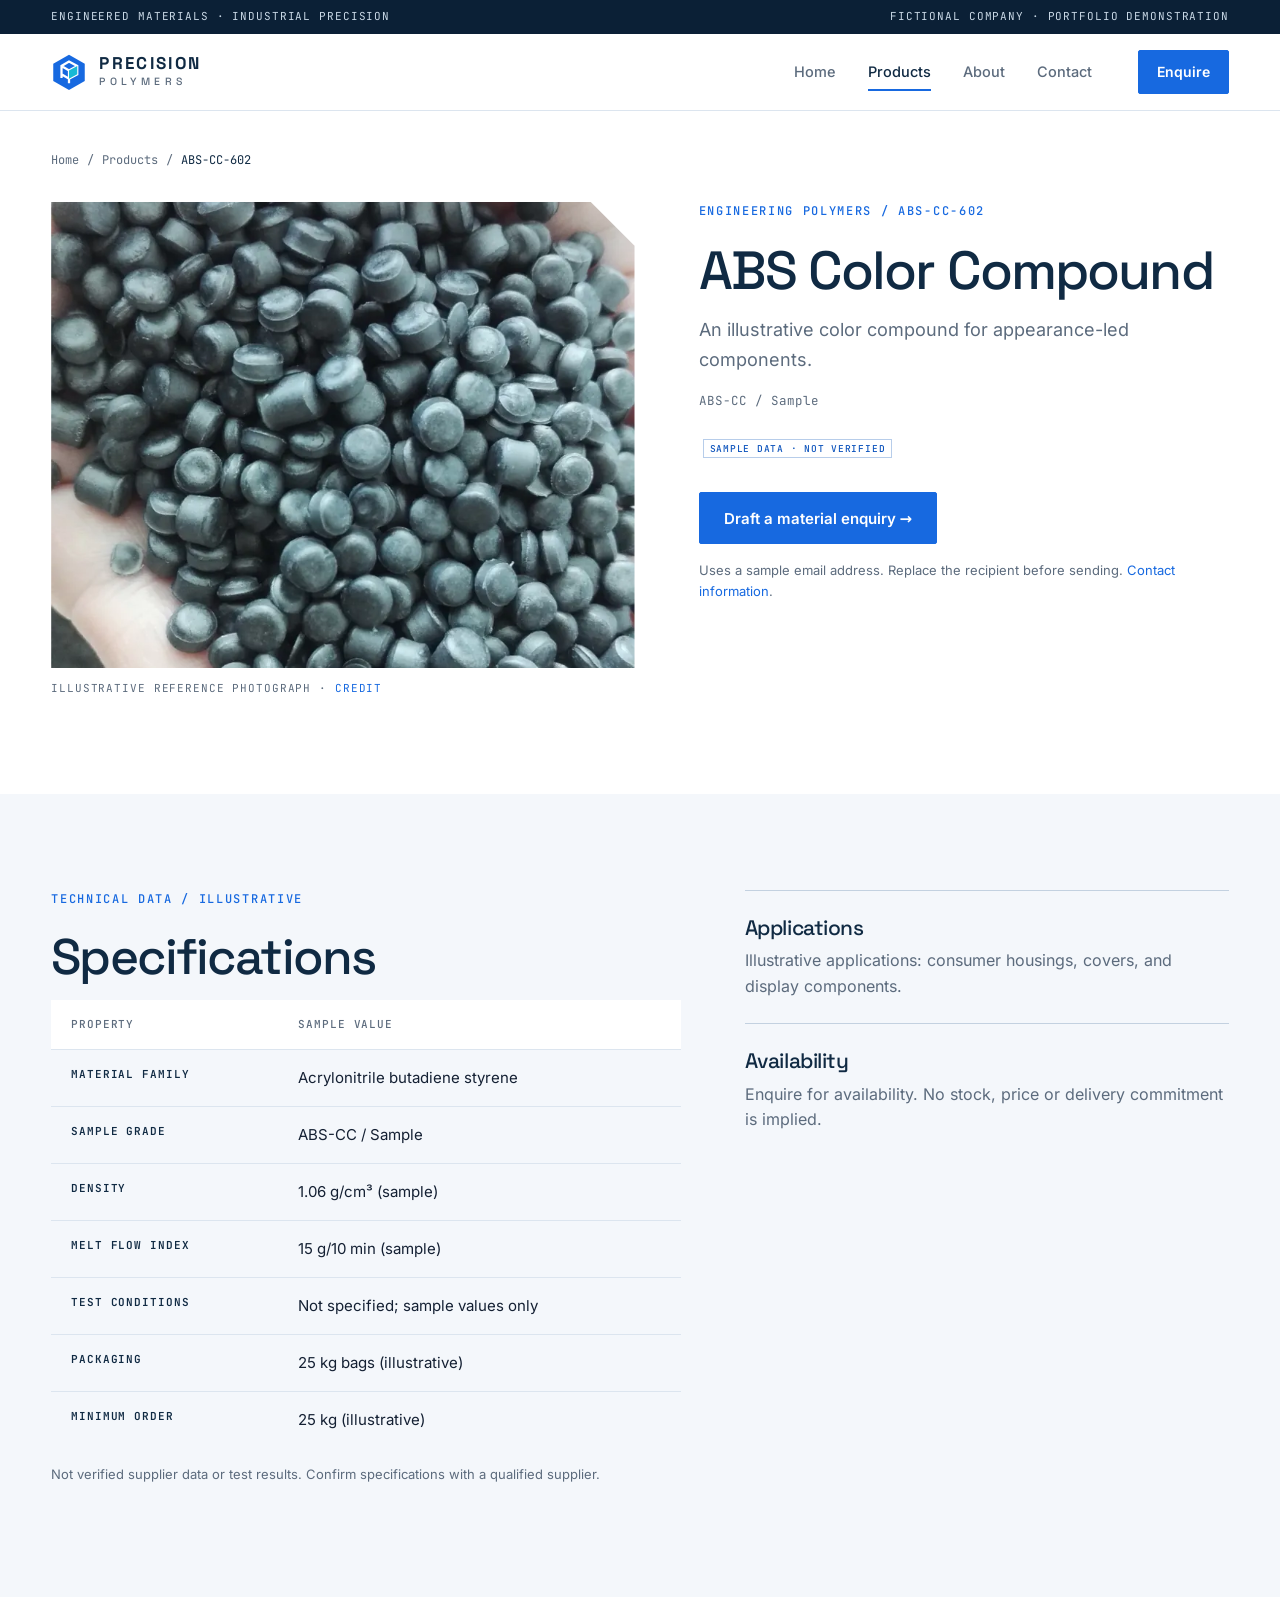
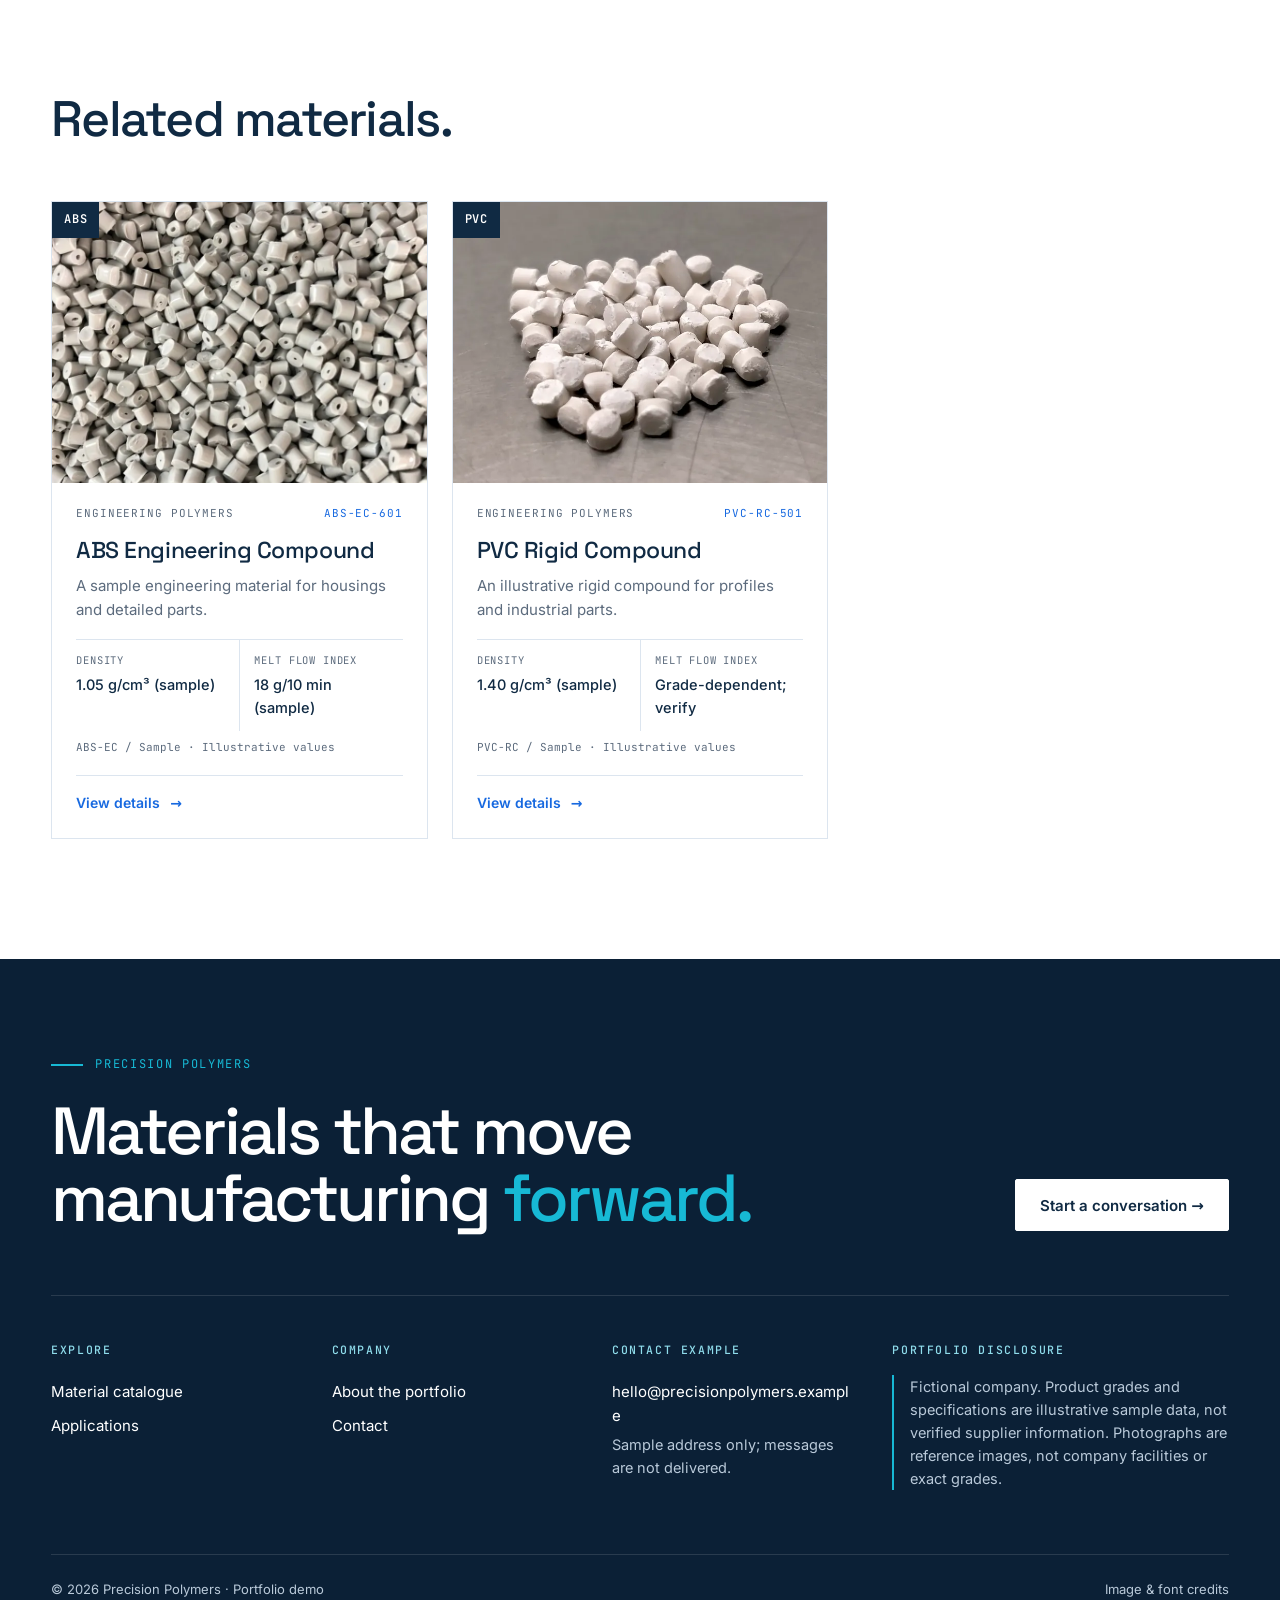
<file: products/abs-color-compound.html>
<!doctype html>
<html lang="en"><head><meta charset="utf-8"><meta name="viewport" content="width=device-width, initial-scale=1">
<title>ABS Color Compound | Precision Polymers</title><meta name="description" content="ABS Color Compound. Explore sample polymer grades, material specifications and applications in the Precision Polymers portfolio demonstration.">
<meta name="theme-color" content="#102a43"><meta property="og:title" content="ABS Color Compound | Precision Polymers"><meta property="og:type" content="website"><meta property="og:description" content="A fictional polymer company portfolio with an illustrative material catalogue.">
<link rel="icon" href="../assets/images/mark.svg" type="image/svg+xml"><link rel="stylesheet" href="../assets/css/main.css"><link rel="stylesheet" href="../assets/css/site.css"><script src="../assets/js/site.js" defer></script></head>
<body><a class="skip" href="#main">Skip to content</a><div class="demo-bar"><div class="container"><span>Engineered materials · Industrial precision</span><span>Fictional company · Portfolio demonstration</span></div></div>
<header class="site-header" data-header><div class="container nav-wrap"><a class="brand" href="../index.html" aria-label="Precision Polymers home"><img src="../assets/images/mark.svg" alt="" width="36" height="36"><span>Precision<small>Polymers</small></span></a><nav id="navigation" aria-label="Main navigation"><a href="../index.html">Home</a><a href="../products.html" aria-current="page">Products</a><a href="../about.html">About</a><a href="../contact.html">Contact</a></nav><a class="button nav-quote" href="../contact.html">Enquire</a><button class="menu-toggle" type="button" aria-expanded="false" aria-controls="navigation">Menu <span aria-hidden="true">☰</span></button></div></header>
<main id="main"><section class="detail"><div class="container"><nav class="breadcrumb" aria-label="Breadcrumb"><a href="../index.html">Home</a><span>/</span><a href="../products.html">Products</a><span>/</span><span aria-current="page">ABS-CC-602</span></nav><div class="detail-grid"><figure class="detail-frame"><img src="../assets/images/pellets-black-800.webp" alt="Dark polymer pellets for injection moulding held in a hand" width="800" height="600" fetchpriority="high"><figcaption>Illustrative reference photograph · <a href="../credits.html">Credit</a></figcaption></figure><div class="detail-info"><p class="eyebrow">Engineering polymers / ABS-CC-602</p><h1>ABS Color Compound</h1><p class="lead">An illustrative color compound for appearance-led components.</p><p class="identifier">ABS-CC / Sample</p><span class="data-flag">Sample data · Not verified</span><div class="enquiry-box"><a class="button" href="mailto:hello@precisionpolymers.example?subject=Material%20enquiry%20%E2%80%94%20ABS-CC-602&amp;body=Material%3A%20ABS%20Color%20Compound%0AGrade%3A%20ABS-CC%20/%20Sample%0AQuantity%3A%0AApplication%3A%0AProcessing%20method%3A%0ADelivery%20requirements%3A%0A%0A">Draft a material enquiry →</a><p class="fine-print">Uses a sample email address. Replace the recipient before sending. <a href="../contact.html">Contact information</a>.</p></div></div></div></div></section><section class="detail-specs"><div class="container detail-specs-grid"><div><p class="eyebrow">Technical data / Illustrative</p><h2>Specifications</h2><table class="spec-table"><caption class="sr-only">Sample specifications for ABS Color Compound</caption><thead><tr><th scope="col">Property</th><th scope="col">Sample value</th></tr></thead><tbody><tr><th scope="row">Material family</th><td>Acrylonitrile butadiene styrene</td></tr><tr><th scope="row">Sample grade</th><td>ABS-CC / Sample</td></tr><tr><th scope="row">Density</th><td>1.06 g/cm³ (sample)</td></tr><tr><th scope="row">Melt flow index</th><td>15 g/10 min (sample)</td></tr><tr><th scope="row">Test conditions</th><td>Not specified; sample values only</td></tr><tr><th scope="row">Packaging</th><td>25 kg bags (illustrative)</td></tr><tr><th scope="row">Minimum order</th><td>25 kg (illustrative)</td></tr></tbody></table><p class="fine-print">Not verified supplier data or test results. Confirm specifications with a qualified supplier.</p></div><div class="detail-notes"><article><h3>Applications</h3><p>Illustrative applications: consumer housings, covers, and display components.</p></article><article><h3>Availability</h3><p>Enquire for availability. No stock, price or delivery commitment is implied.</p></article></div></div></section><section class="related"><div class="container"><header class="section-head"><h2>Related materials.</h2></header><div class="product-grid"><article class="product-card" data-product data-name="ABS Engineering Compound" data-material="ABS" data-category="engineering-polymers" data-search="abs engineering compound abs-ec-601 abs engineering-polymers abs-ec / sample pellets-grey a sample engineering material for housings and detailed parts. illustrative applications: appliance housings, trim, and molded enclosures. 1.05 g/cm³ (sample) 18 g/10 min (sample) true"><a class="product-image" href="../products/abs-engineering-compound.html" tabindex="-1" aria-hidden="true"><img src="../assets/images/pellets-grey-800.webp" alt="Densely packed grey cylindrical polymer pellets" width="800" height="600" loading="lazy" decoding="async"><span class="product-code">ABS</span></a><div class="product-body"><p class="product-kicker"><span>Engineering polymers</span><span>ABS-EC-601</span></p><h3><a href="../products/abs-engineering-compound.html">ABS Engineering Compound</a></h3><p class="product-summary">A sample engineering material for housings and detailed parts.</p><dl class="product-specs"><div><dt>Density</dt><dd>1.05 g/cm³ (sample)</dd></div><div><dt>Melt flow index</dt><dd>18 g/10 min (sample)</dd></div></dl><p class="spec-note">ABS-EC / Sample · Illustrative values</p><div class="card-actions"><a class="text-link" href="../products/abs-engineering-compound.html">View details <span class="sr-only">for ABS Engineering Compound</span> →</a></div></div></article><article class="product-card" data-product data-name="PVC Rigid Compound" data-material="PVC" data-category="engineering-polymers" data-search="pvc rigid compound pvc-rc-501 pvc engineering-polymers pvc-rc / sample pellets-compound an illustrative rigid compound for profiles and industrial parts. illustrative applications: profiles, fittings, and construction components. 1.40 g/cm³ (sample) grade-dependent; verify"><a class="product-image" href="../products/pvc-rigid-compound.html" tabindex="-1" aria-hidden="true"><img src="../assets/images/pellets-compound-800.webp" alt="White compound pellets on a grey surface" width="800" height="600" loading="lazy" decoding="async"><span class="product-code">PVC</span></a><div class="product-body"><p class="product-kicker"><span>Engineering polymers</span><span>PVC-RC-501</span></p><h3><a href="../products/pvc-rigid-compound.html">PVC Rigid Compound</a></h3><p class="product-summary">An illustrative rigid compound for profiles and industrial parts.</p><dl class="product-specs"><div><dt>Density</dt><dd>1.40 g/cm³ (sample)</dd></div><div><dt>Melt flow index</dt><dd>Grade-dependent; verify</dd></div></dl><p class="spec-note">PVC-RC / Sample · Illustrative values</p><div class="card-actions"><a class="text-link" href="../products/pvc-rigid-compound.html">View details <span class="sr-only">for PVC Rigid Compound</span> →</a></div></div></article></div></div></section></main><footer class="site-footer"><div class="container"><div class="footer-statement"><p class="footer-kicker">Precision Polymers</p><p class="footer-display">Materials that move<br>manufacturing <span>forward.</span></p><a class="button light" href="../contact.html">Start a conversation →</a></div><div class="footer-grid"><div><h2>Explore</h2><a href="../products.html">Material catalogue</a><a href="../index.html#applications">Applications</a></div><div><h2>Company</h2><a href="../about.html">About the portfolio</a><a href="../contact.html">Contact</a></div><div><h2>Contact example</h2><a href="mailto:hello@precisionpolymers.example?subject=Material%20enquiry&amp;body=Quantity%3A%0AApplication%3A%0AProcessing%20method%3A%0ADelivery%20requirements%3A%0A%0A">hello@precisionpolymers.example</a><p>Sample address only; messages are not delivered.</p></div><div class="footer-disclosure"><h2>Portfolio disclosure</h2><p>Fictional company. Product grades and specifications are illustrative sample data, not verified supplier information. Photographs are reference images, not company facilities or exact grades.</p></div></div><div class="footer-bottom"><span>© 2026 Precision Polymers · Portfolio demo</span><a href="../credits.html">Image &amp; font credits</a></div></div></footer></body></html>
</file>
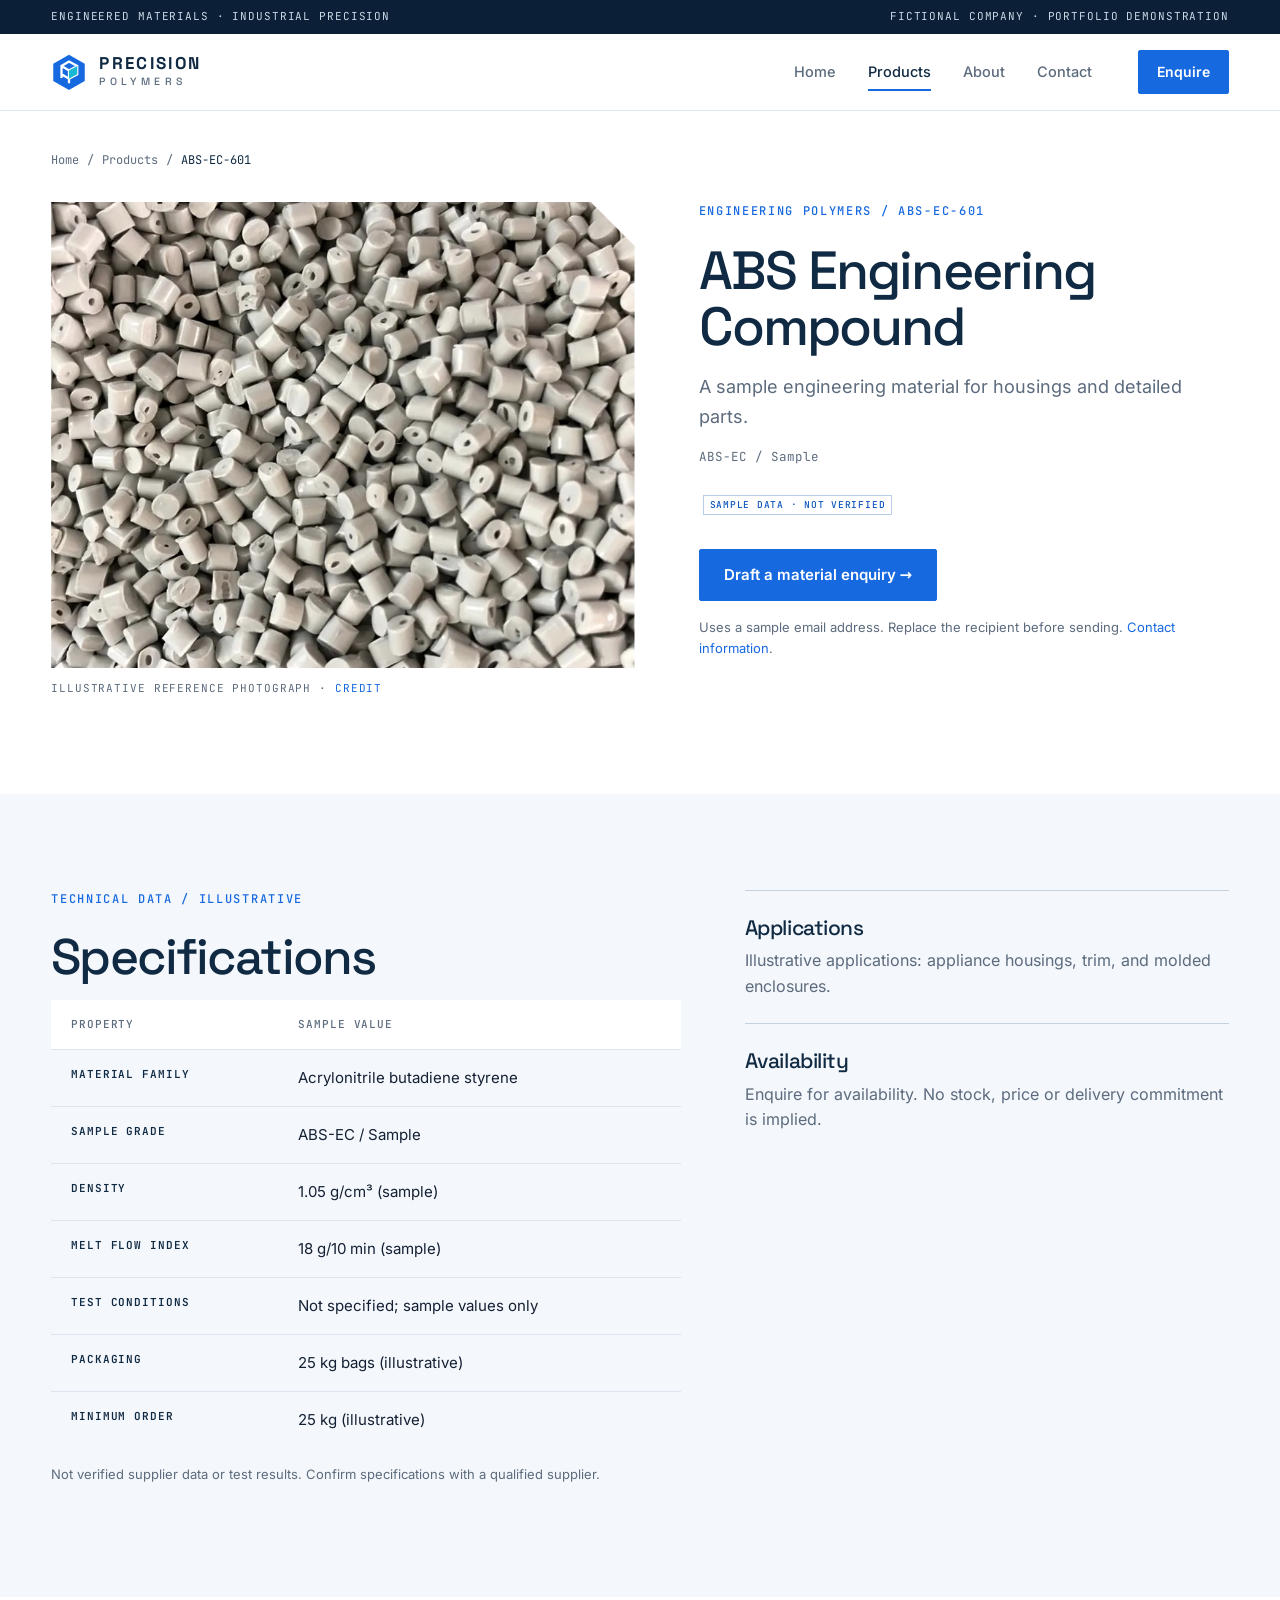
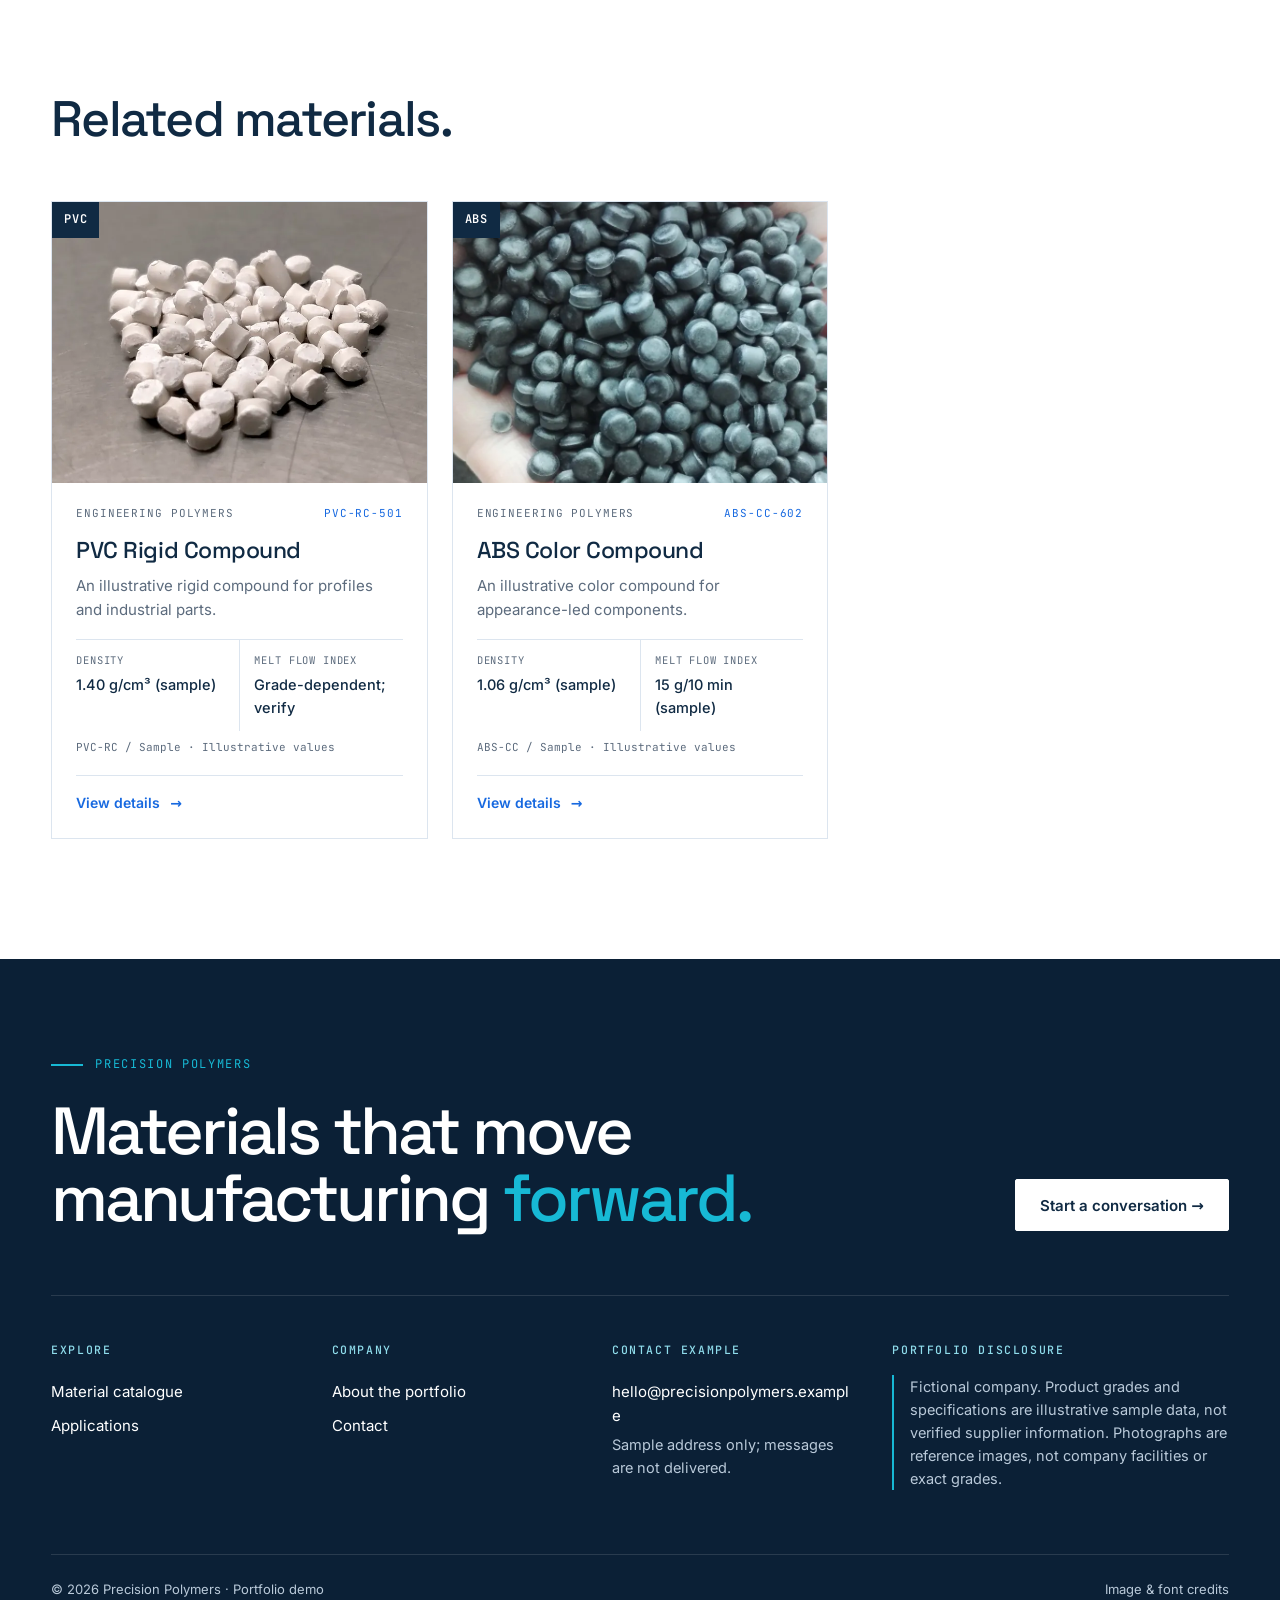
<file: products/abs-engineering-compound.html>
<!doctype html>
<html lang="en"><head><meta charset="utf-8"><meta name="viewport" content="width=device-width, initial-scale=1">
<title>ABS Engineering Compound | Precision Polymers</title><meta name="description" content="ABS Engineering Compound. Explore sample polymer grades, material specifications and applications in the Precision Polymers portfolio demonstration.">
<meta name="theme-color" content="#102a43"><meta property="og:title" content="ABS Engineering Compound | Precision Polymers"><meta property="og:type" content="website"><meta property="og:description" content="A fictional polymer company portfolio with an illustrative material catalogue.">
<link rel="icon" href="../assets/images/mark.svg" type="image/svg+xml"><link rel="stylesheet" href="../assets/css/main.css"><link rel="stylesheet" href="../assets/css/site.css"><script src="../assets/js/site.js" defer></script></head>
<body><a class="skip" href="#main">Skip to content</a><div class="demo-bar"><div class="container"><span>Engineered materials · Industrial precision</span><span>Fictional company · Portfolio demonstration</span></div></div>
<header class="site-header" data-header><div class="container nav-wrap"><a class="brand" href="../index.html" aria-label="Precision Polymers home"><img src="../assets/images/mark.svg" alt="" width="36" height="36"><span>Precision<small>Polymers</small></span></a><nav id="navigation" aria-label="Main navigation"><a href="../index.html">Home</a><a href="../products.html" aria-current="page">Products</a><a href="../about.html">About</a><a href="../contact.html">Contact</a></nav><a class="button nav-quote" href="../contact.html">Enquire</a><button class="menu-toggle" type="button" aria-expanded="false" aria-controls="navigation">Menu <span aria-hidden="true">☰</span></button></div></header>
<main id="main"><section class="detail"><div class="container"><nav class="breadcrumb" aria-label="Breadcrumb"><a href="../index.html">Home</a><span>/</span><a href="../products.html">Products</a><span>/</span><span aria-current="page">ABS-EC-601</span></nav><div class="detail-grid"><figure class="detail-frame"><img src="../assets/images/pellets-grey-800.webp" alt="Densely packed grey cylindrical polymer pellets" width="800" height="600" fetchpriority="high"><figcaption>Illustrative reference photograph · <a href="../credits.html">Credit</a></figcaption></figure><div class="detail-info"><p class="eyebrow">Engineering polymers / ABS-EC-601</p><h1>ABS Engineering Compound</h1><p class="lead">A sample engineering material for housings and detailed parts.</p><p class="identifier">ABS-EC / Sample</p><span class="data-flag">Sample data · Not verified</span><div class="enquiry-box"><a class="button" href="mailto:hello@precisionpolymers.example?subject=Material%20enquiry%20%E2%80%94%20ABS-EC-601&amp;body=Material%3A%20ABS%20Engineering%20Compound%0AGrade%3A%20ABS-EC%20/%20Sample%0AQuantity%3A%0AApplication%3A%0AProcessing%20method%3A%0ADelivery%20requirements%3A%0A%0A">Draft a material enquiry →</a><p class="fine-print">Uses a sample email address. Replace the recipient before sending. <a href="../contact.html">Contact information</a>.</p></div></div></div></div></section><section class="detail-specs"><div class="container detail-specs-grid"><div><p class="eyebrow">Technical data / Illustrative</p><h2>Specifications</h2><table class="spec-table"><caption class="sr-only">Sample specifications for ABS Engineering Compound</caption><thead><tr><th scope="col">Property</th><th scope="col">Sample value</th></tr></thead><tbody><tr><th scope="row">Material family</th><td>Acrylonitrile butadiene styrene</td></tr><tr><th scope="row">Sample grade</th><td>ABS-EC / Sample</td></tr><tr><th scope="row">Density</th><td>1.05 g/cm³ (sample)</td></tr><tr><th scope="row">Melt flow index</th><td>18 g/10 min (sample)</td></tr><tr><th scope="row">Test conditions</th><td>Not specified; sample values only</td></tr><tr><th scope="row">Packaging</th><td>25 kg bags (illustrative)</td></tr><tr><th scope="row">Minimum order</th><td>25 kg (illustrative)</td></tr></tbody></table><p class="fine-print">Not verified supplier data or test results. Confirm specifications with a qualified supplier.</p></div><div class="detail-notes"><article><h3>Applications</h3><p>Illustrative applications: appliance housings, trim, and molded enclosures.</p></article><article><h3>Availability</h3><p>Enquire for availability. No stock, price or delivery commitment is implied.</p></article></div></div></section><section class="related"><div class="container"><header class="section-head"><h2>Related materials.</h2></header><div class="product-grid"><article class="product-card" data-product data-name="PVC Rigid Compound" data-material="PVC" data-category="engineering-polymers" data-search="pvc rigid compound pvc-rc-501 pvc engineering-polymers pvc-rc / sample pellets-compound an illustrative rigid compound for profiles and industrial parts. illustrative applications: profiles, fittings, and construction components. 1.40 g/cm³ (sample) grade-dependent; verify"><a class="product-image" href="../products/pvc-rigid-compound.html" tabindex="-1" aria-hidden="true"><img src="../assets/images/pellets-compound-800.webp" alt="White compound pellets on a grey surface" width="800" height="600" loading="lazy" decoding="async"><span class="product-code">PVC</span></a><div class="product-body"><p class="product-kicker"><span>Engineering polymers</span><span>PVC-RC-501</span></p><h3><a href="../products/pvc-rigid-compound.html">PVC Rigid Compound</a></h3><p class="product-summary">An illustrative rigid compound for profiles and industrial parts.</p><dl class="product-specs"><div><dt>Density</dt><dd>1.40 g/cm³ (sample)</dd></div><div><dt>Melt flow index</dt><dd>Grade-dependent; verify</dd></div></dl><p class="spec-note">PVC-RC / Sample · Illustrative values</p><div class="card-actions"><a class="text-link" href="../products/pvc-rigid-compound.html">View details <span class="sr-only">for PVC Rigid Compound</span> →</a></div></div></article><article class="product-card" data-product data-name="ABS Color Compound" data-material="ABS" data-category="engineering-polymers" data-search="abs color compound abs-cc-602 abs engineering-polymers abs-cc / sample pellets-black an illustrative color compound for appearance-led components. illustrative applications: consumer housings, covers, and display components. 1.06 g/cm³ (sample) 15 g/10 min (sample)"><a class="product-image" href="../products/abs-color-compound.html" tabindex="-1" aria-hidden="true"><img src="../assets/images/pellets-black-800.webp" alt="Dark polymer pellets for injection moulding held in a hand" width="800" height="600" loading="lazy" decoding="async"><span class="product-code">ABS</span></a><div class="product-body"><p class="product-kicker"><span>Engineering polymers</span><span>ABS-CC-602</span></p><h3><a href="../products/abs-color-compound.html">ABS Color Compound</a></h3><p class="product-summary">An illustrative color compound for appearance-led components.</p><dl class="product-specs"><div><dt>Density</dt><dd>1.06 g/cm³ (sample)</dd></div><div><dt>Melt flow index</dt><dd>15 g/10 min (sample)</dd></div></dl><p class="spec-note">ABS-CC / Sample · Illustrative values</p><div class="card-actions"><a class="text-link" href="../products/abs-color-compound.html">View details <span class="sr-only">for ABS Color Compound</span> →</a></div></div></article></div></div></section></main><footer class="site-footer"><div class="container"><div class="footer-statement"><p class="footer-kicker">Precision Polymers</p><p class="footer-display">Materials that move<br>manufacturing <span>forward.</span></p><a class="button light" href="../contact.html">Start a conversation →</a></div><div class="footer-grid"><div><h2>Explore</h2><a href="../products.html">Material catalogue</a><a href="../index.html#applications">Applications</a></div><div><h2>Company</h2><a href="../about.html">About the portfolio</a><a href="../contact.html">Contact</a></div><div><h2>Contact example</h2><a href="mailto:hello@precisionpolymers.example?subject=Material%20enquiry&amp;body=Quantity%3A%0AApplication%3A%0AProcessing%20method%3A%0ADelivery%20requirements%3A%0A%0A">hello@precisionpolymers.example</a><p>Sample address only; messages are not delivered.</p></div><div class="footer-disclosure"><h2>Portfolio disclosure</h2><p>Fictional company. Product grades and specifications are illustrative sample data, not verified supplier information. Photographs are reference images, not company facilities or exact grades.</p></div></div><div class="footer-bottom"><span>© 2026 Precision Polymers · Portfolio demo</span><a href="../credits.html">Image &amp; font credits</a></div></div></footer></body></html>
</file>
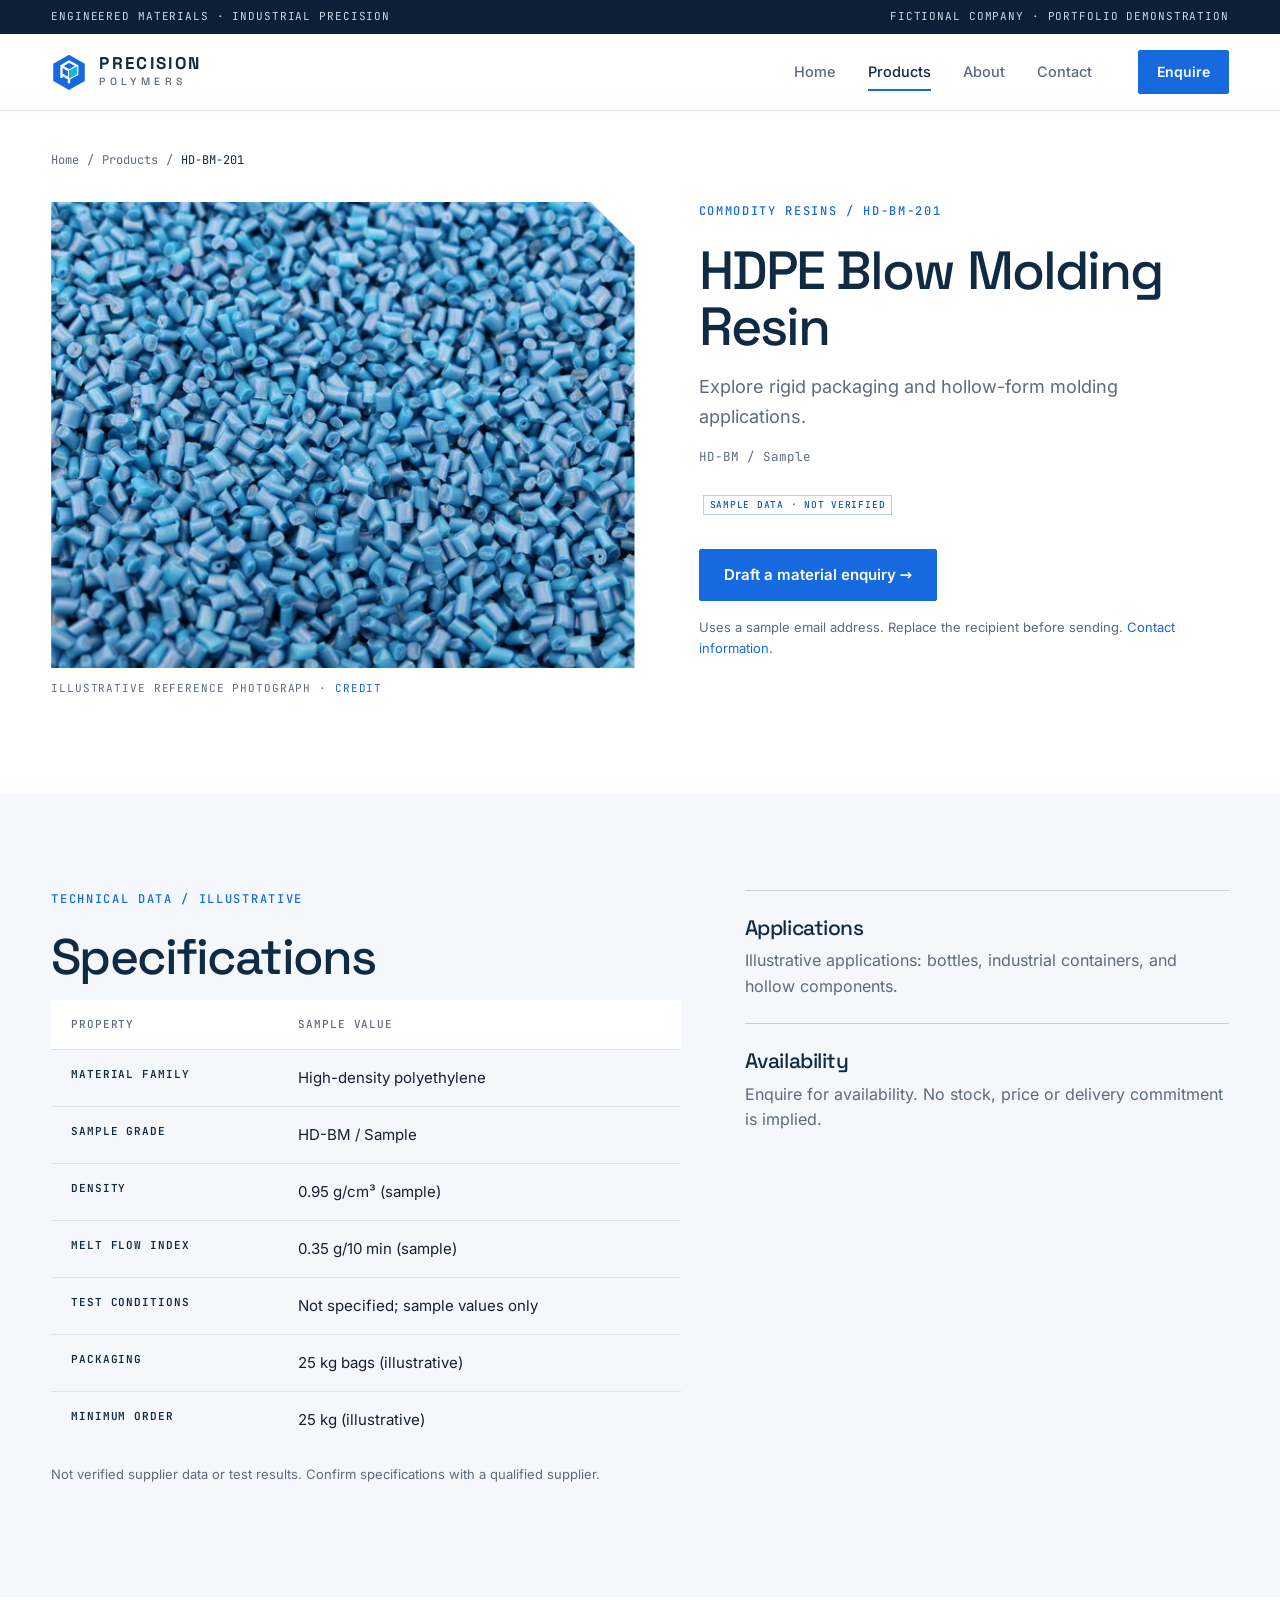
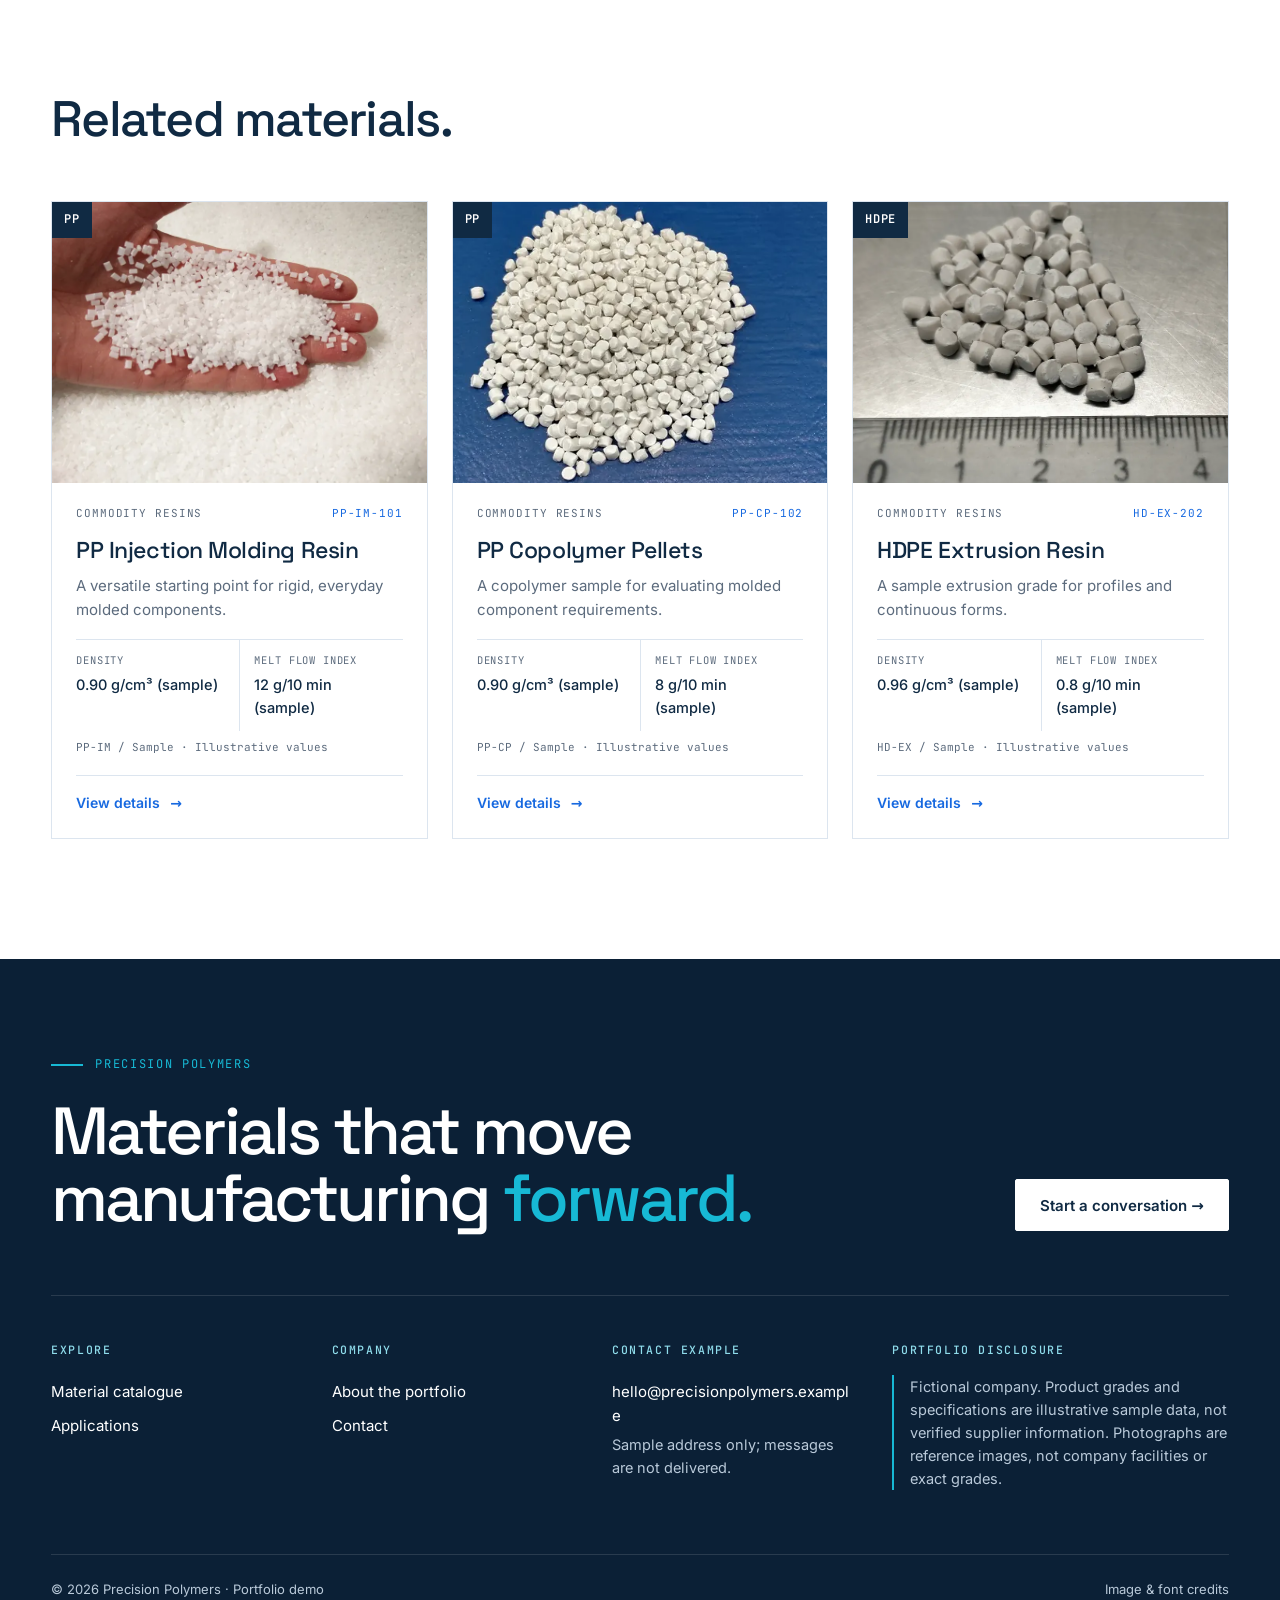
<file: products/hdpe-blow-molding-resin.html>
<!doctype html>
<html lang="en"><head><meta charset="utf-8"><meta name="viewport" content="width=device-width, initial-scale=1">
<title>HDPE Blow Molding Resin | Precision Polymers</title><meta name="description" content="HDPE Blow Molding Resin. Explore sample polymer grades, material specifications and applications in the Precision Polymers portfolio demonstration.">
<meta name="theme-color" content="#102a43"><meta property="og:title" content="HDPE Blow Molding Resin | Precision Polymers"><meta property="og:type" content="website"><meta property="og:description" content="A fictional polymer company portfolio with an illustrative material catalogue.">
<link rel="icon" href="../assets/images/mark.svg" type="image/svg+xml"><link rel="stylesheet" href="../assets/css/main.css"><link rel="stylesheet" href="../assets/css/site.css"><script src="../assets/js/site.js" defer></script></head>
<body><a class="skip" href="#main">Skip to content</a><div class="demo-bar"><div class="container"><span>Engineered materials · Industrial precision</span><span>Fictional company · Portfolio demonstration</span></div></div>
<header class="site-header" data-header><div class="container nav-wrap"><a class="brand" href="../index.html" aria-label="Precision Polymers home"><img src="../assets/images/mark.svg" alt="" width="36" height="36"><span>Precision<small>Polymers</small></span></a><nav id="navigation" aria-label="Main navigation"><a href="../index.html">Home</a><a href="../products.html" aria-current="page">Products</a><a href="../about.html">About</a><a href="../contact.html">Contact</a></nav><a class="button nav-quote" href="../contact.html">Enquire</a><button class="menu-toggle" type="button" aria-expanded="false" aria-controls="navigation">Menu <span aria-hidden="true">☰</span></button></div></header>
<main id="main"><section class="detail"><div class="container"><nav class="breadcrumb" aria-label="Breadcrumb"><a href="../index.html">Home</a><span>/</span><a href="../products.html">Products</a><span>/</span><span aria-current="page">HD-BM-201</span></nav><div class="detail-grid"><figure class="detail-frame"><img src="../assets/images/pellets-blue-800.webp" alt="Close-up of blue polymer pellets filling the frame" width="800" height="600" fetchpriority="high"><figcaption>Illustrative reference photograph · <a href="../credits.html">Credit</a></figcaption></figure><div class="detail-info"><p class="eyebrow">Commodity resins / HD-BM-201</p><h1>HDPE Blow Molding Resin</h1><p class="lead">Explore rigid packaging and hollow-form molding applications.</p><p class="identifier">HD-BM / Sample</p><span class="data-flag">Sample data · Not verified</span><div class="enquiry-box"><a class="button" href="mailto:hello@precisionpolymers.example?subject=Material%20enquiry%20%E2%80%94%20HD-BM-201&amp;body=Material%3A%20HDPE%20Blow%20Molding%20Resin%0AGrade%3A%20HD-BM%20/%20Sample%0AQuantity%3A%0AApplication%3A%0AProcessing%20method%3A%0ADelivery%20requirements%3A%0A%0A">Draft a material enquiry →</a><p class="fine-print">Uses a sample email address. Replace the recipient before sending. <a href="../contact.html">Contact information</a>.</p></div></div></div></div></section><section class="detail-specs"><div class="container detail-specs-grid"><div><p class="eyebrow">Technical data / Illustrative</p><h2>Specifications</h2><table class="spec-table"><caption class="sr-only">Sample specifications for HDPE Blow Molding Resin</caption><thead><tr><th scope="col">Property</th><th scope="col">Sample value</th></tr></thead><tbody><tr><th scope="row">Material family</th><td>High-density polyethylene</td></tr><tr><th scope="row">Sample grade</th><td>HD-BM / Sample</td></tr><tr><th scope="row">Density</th><td>0.95 g/cm³ (sample)</td></tr><tr><th scope="row">Melt flow index</th><td>0.35 g/10 min (sample)</td></tr><tr><th scope="row">Test conditions</th><td>Not specified; sample values only</td></tr><tr><th scope="row">Packaging</th><td>25 kg bags (illustrative)</td></tr><tr><th scope="row">Minimum order</th><td>25 kg (illustrative)</td></tr></tbody></table><p class="fine-print">Not verified supplier data or test results. Confirm specifications with a qualified supplier.</p></div><div class="detail-notes"><article><h3>Applications</h3><p>Illustrative applications: bottles, industrial containers, and hollow components.</p></article><article><h3>Availability</h3><p>Enquire for availability. No stock, price or delivery commitment is implied.</p></article></div></div></section><section class="related"><div class="container"><header class="section-head"><h2>Related materials.</h2></header><div class="product-grid"><article class="product-card" data-product data-name="PP Injection Molding Resin" data-material="PP" data-category="commodity-resins" data-search="pp injection molding resin pp-im-101 pp commodity-resins pp-im / sample pellets-natural a versatile starting point for rigid, everyday molded components. illustrative applications: closures, storage containers, and consumer goods. 0.90 g/cm³ (sample) 12 g/10 min (sample) true"><a class="product-image" href="../products/pp-injection-molding-resin.html" tabindex="-1" aria-hidden="true"><img src="../assets/images/pellets-natural-800.webp" alt="Natural, translucent polymer granules held in an open hand" width="800" height="600" loading="lazy" decoding="async"><span class="product-code">PP</span></a><div class="product-body"><p class="product-kicker"><span>Commodity resins</span><span>PP-IM-101</span></p><h3><a href="../products/pp-injection-molding-resin.html">PP Injection Molding Resin</a></h3><p class="product-summary">A versatile starting point for rigid, everyday molded components.</p><dl class="product-specs"><div><dt>Density</dt><dd>0.90 g/cm³ (sample)</dd></div><div><dt>Melt flow index</dt><dd>12 g/10 min (sample)</dd></div></dl><p class="spec-note">PP-IM / Sample · Illustrative values</p><div class="card-actions"><a class="text-link" href="../products/pp-injection-molding-resin.html">View details <span class="sr-only">for PP Injection Molding Resin</span> →</a></div></div></article><article class="product-card" data-product data-name="PP Copolymer Pellets" data-material="PP" data-category="commodity-resins" data-search="pp copolymer pellets pp-cp-102 pp commodity-resins pp-cp / sample pellets-white-blue a copolymer sample for evaluating molded component requirements. illustrative applications: reusable containers and general molded components. 0.90 g/cm³ (sample) 8 g/10 min (sample)"><a class="product-image" href="../products/pp-copolymer-pellets.html" tabindex="-1" aria-hidden="true"><img src="../assets/images/pellets-white-blue-800.webp" alt="A pile of white compound pellets on a blue surface" width="800" height="600" loading="lazy" decoding="async"><span class="product-code">PP</span></a><div class="product-body"><p class="product-kicker"><span>Commodity resins</span><span>PP-CP-102</span></p><h3><a href="../products/pp-copolymer-pellets.html">PP Copolymer Pellets</a></h3><p class="product-summary">A copolymer sample for evaluating molded component requirements.</p><dl class="product-specs"><div><dt>Density</dt><dd>0.90 g/cm³ (sample)</dd></div><div><dt>Melt flow index</dt><dd>8 g/10 min (sample)</dd></div></dl><p class="spec-note">PP-CP / Sample · Illustrative values</p><div class="card-actions"><a class="text-link" href="../products/pp-copolymer-pellets.html">View details <span class="sr-only">for PP Copolymer Pellets</span> →</a></div></div></article><article class="product-card" data-product data-name="HDPE Extrusion Resin" data-material="HDPE" data-category="commodity-resins" data-search="hdpe extrusion resin hd-ex-202 hdpe commodity-resins hd-ex / sample pellets-measured a sample extrusion grade for profiles and continuous forms. illustrative applications: extruded profiles and industrial sheet. no pressure-rating claims. 0.96 g/cm³ (sample) 0.8 g/10 min (sample)"><a class="product-image" href="../products/hdpe-extrusion-resin.html" tabindex="-1" aria-hidden="true"><img src="../assets/images/pellets-measured-800.webp" alt="Grey compound pellets beside a millimetre ruler" width="800" height="600" loading="lazy" decoding="async"><span class="product-code">HDPE</span></a><div class="product-body"><p class="product-kicker"><span>Commodity resins</span><span>HD-EX-202</span></p><h3><a href="../products/hdpe-extrusion-resin.html">HDPE Extrusion Resin</a></h3><p class="product-summary">A sample extrusion grade for profiles and continuous forms.</p><dl class="product-specs"><div><dt>Density</dt><dd>0.96 g/cm³ (sample)</dd></div><div><dt>Melt flow index</dt><dd>0.8 g/10 min (sample)</dd></div></dl><p class="spec-note">HD-EX / Sample · Illustrative values</p><div class="card-actions"><a class="text-link" href="../products/hdpe-extrusion-resin.html">View details <span class="sr-only">for HDPE Extrusion Resin</span> →</a></div></div></article></div></div></section></main><footer class="site-footer"><div class="container"><div class="footer-statement"><p class="footer-kicker">Precision Polymers</p><p class="footer-display">Materials that move<br>manufacturing <span>forward.</span></p><a class="button light" href="../contact.html">Start a conversation →</a></div><div class="footer-grid"><div><h2>Explore</h2><a href="../products.html">Material catalogue</a><a href="../index.html#applications">Applications</a></div><div><h2>Company</h2><a href="../about.html">About the portfolio</a><a href="../contact.html">Contact</a></div><div><h2>Contact example</h2><a href="mailto:hello@precisionpolymers.example?subject=Material%20enquiry&amp;body=Quantity%3A%0AApplication%3A%0AProcessing%20method%3A%0ADelivery%20requirements%3A%0A%0A">hello@precisionpolymers.example</a><p>Sample address only; messages are not delivered.</p></div><div class="footer-disclosure"><h2>Portfolio disclosure</h2><p>Fictional company. Product grades and specifications are illustrative sample data, not verified supplier information. Photographs are reference images, not company facilities or exact grades.</p></div></div><div class="footer-bottom"><span>© 2026 Precision Polymers · Portfolio demo</span><a href="../credits.html">Image &amp; font credits</a></div></div></footer></body></html>
</file>
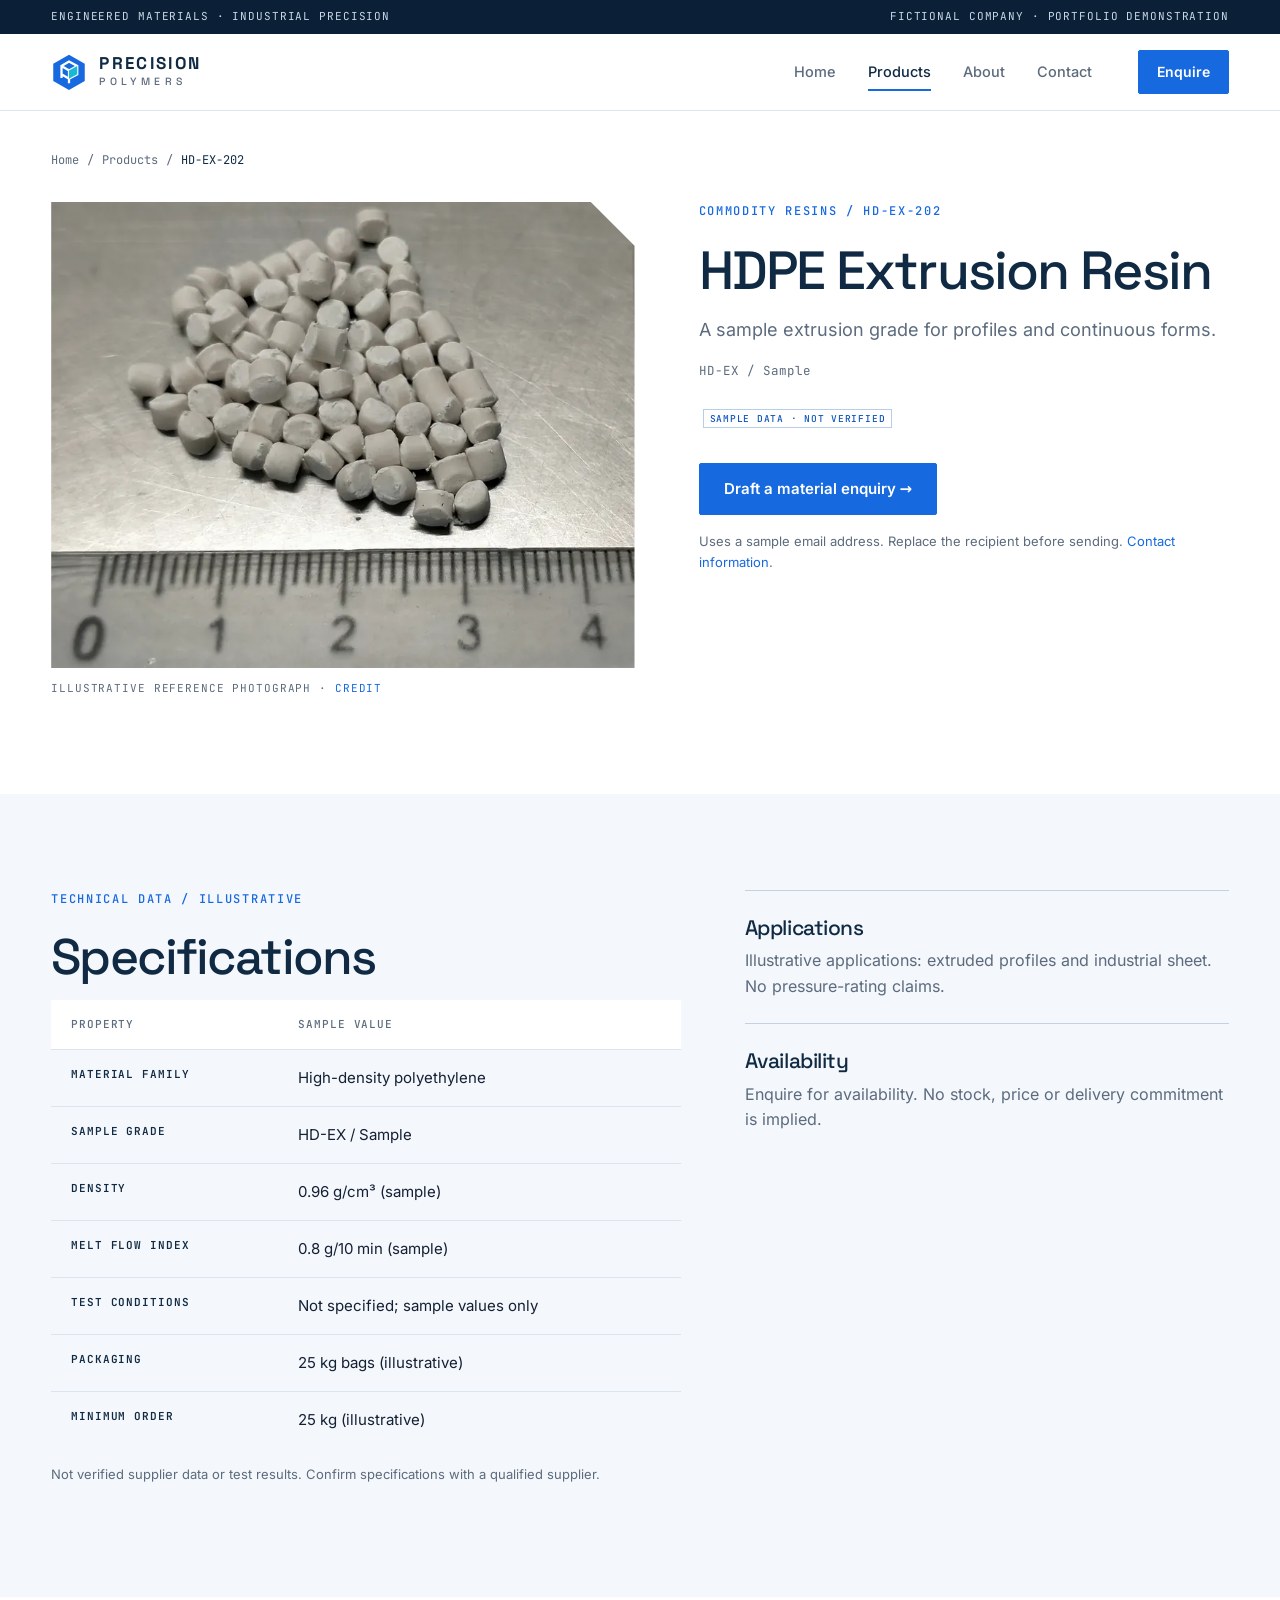
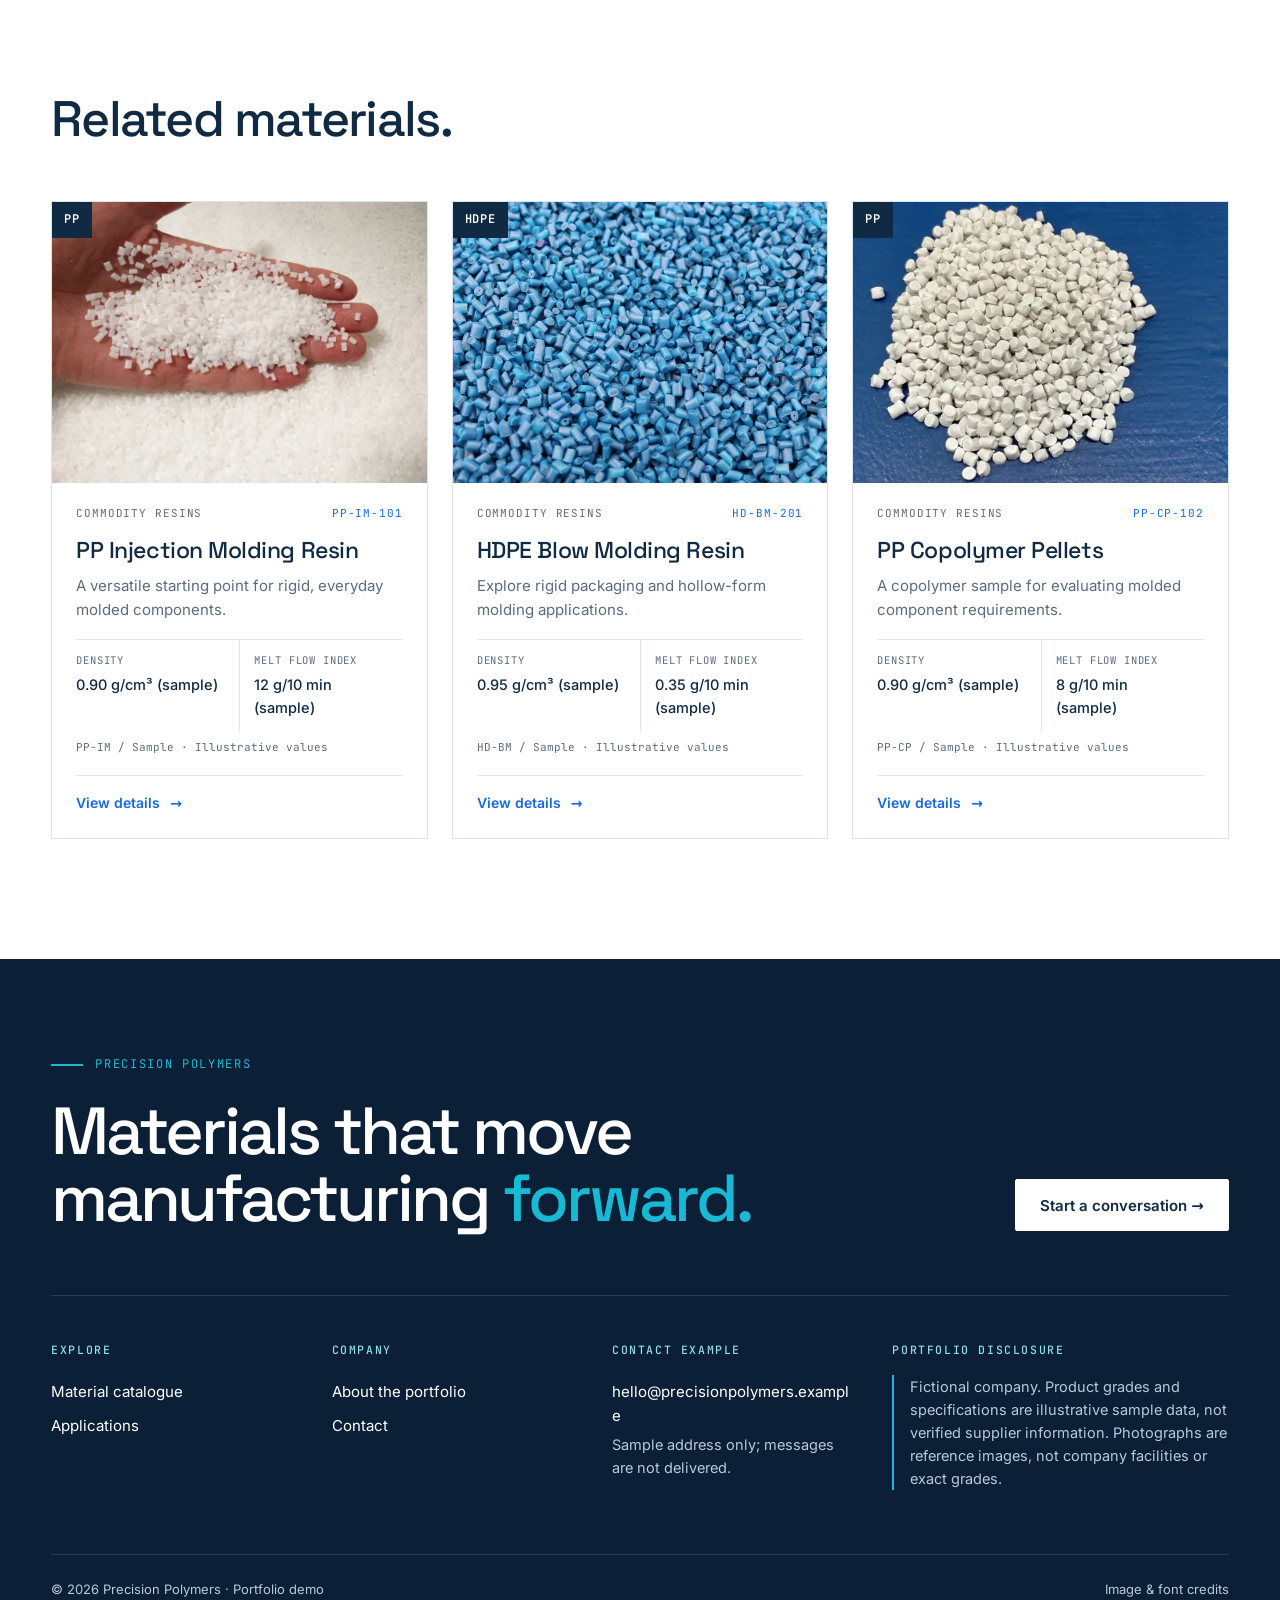
<file: products/hdpe-extrusion-resin.html>
<!doctype html>
<html lang="en"><head><meta charset="utf-8"><meta name="viewport" content="width=device-width, initial-scale=1">
<title>HDPE Extrusion Resin | Precision Polymers</title><meta name="description" content="HDPE Extrusion Resin. Explore sample polymer grades, material specifications and applications in the Precision Polymers portfolio demonstration.">
<meta name="theme-color" content="#102a43"><meta property="og:title" content="HDPE Extrusion Resin | Precision Polymers"><meta property="og:type" content="website"><meta property="og:description" content="A fictional polymer company portfolio with an illustrative material catalogue.">
<link rel="icon" href="../assets/images/mark.svg" type="image/svg+xml"><link rel="stylesheet" href="../assets/css/main.css"><link rel="stylesheet" href="../assets/css/site.css"><script src="../assets/js/site.js" defer></script></head>
<body><a class="skip" href="#main">Skip to content</a><div class="demo-bar"><div class="container"><span>Engineered materials · Industrial precision</span><span>Fictional company · Portfolio demonstration</span></div></div>
<header class="site-header" data-header><div class="container nav-wrap"><a class="brand" href="../index.html" aria-label="Precision Polymers home"><img src="../assets/images/mark.svg" alt="" width="36" height="36"><span>Precision<small>Polymers</small></span></a><nav id="navigation" aria-label="Main navigation"><a href="../index.html">Home</a><a href="../products.html" aria-current="page">Products</a><a href="../about.html">About</a><a href="../contact.html">Contact</a></nav><a class="button nav-quote" href="../contact.html">Enquire</a><button class="menu-toggle" type="button" aria-expanded="false" aria-controls="navigation">Menu <span aria-hidden="true">☰</span></button></div></header>
<main id="main"><section class="detail"><div class="container"><nav class="breadcrumb" aria-label="Breadcrumb"><a href="../index.html">Home</a><span>/</span><a href="../products.html">Products</a><span>/</span><span aria-current="page">HD-EX-202</span></nav><div class="detail-grid"><figure class="detail-frame"><img src="../assets/images/pellets-measured-800.webp" alt="Grey compound pellets beside a millimetre ruler" width="800" height="600" fetchpriority="high"><figcaption>Illustrative reference photograph · <a href="../credits.html">Credit</a></figcaption></figure><div class="detail-info"><p class="eyebrow">Commodity resins / HD-EX-202</p><h1>HDPE Extrusion Resin</h1><p class="lead">A sample extrusion grade for profiles and continuous forms.</p><p class="identifier">HD-EX / Sample</p><span class="data-flag">Sample data · Not verified</span><div class="enquiry-box"><a class="button" href="mailto:hello@precisionpolymers.example?subject=Material%20enquiry%20%E2%80%94%20HD-EX-202&amp;body=Material%3A%20HDPE%20Extrusion%20Resin%0AGrade%3A%20HD-EX%20/%20Sample%0AQuantity%3A%0AApplication%3A%0AProcessing%20method%3A%0ADelivery%20requirements%3A%0A%0A">Draft a material enquiry →</a><p class="fine-print">Uses a sample email address. Replace the recipient before sending. <a href="../contact.html">Contact information</a>.</p></div></div></div></div></section><section class="detail-specs"><div class="container detail-specs-grid"><div><p class="eyebrow">Technical data / Illustrative</p><h2>Specifications</h2><table class="spec-table"><caption class="sr-only">Sample specifications for HDPE Extrusion Resin</caption><thead><tr><th scope="col">Property</th><th scope="col">Sample value</th></tr></thead><tbody><tr><th scope="row">Material family</th><td>High-density polyethylene</td></tr><tr><th scope="row">Sample grade</th><td>HD-EX / Sample</td></tr><tr><th scope="row">Density</th><td>0.96 g/cm³ (sample)</td></tr><tr><th scope="row">Melt flow index</th><td>0.8 g/10 min (sample)</td></tr><tr><th scope="row">Test conditions</th><td>Not specified; sample values only</td></tr><tr><th scope="row">Packaging</th><td>25 kg bags (illustrative)</td></tr><tr><th scope="row">Minimum order</th><td>25 kg (illustrative)</td></tr></tbody></table><p class="fine-print">Not verified supplier data or test results. Confirm specifications with a qualified supplier.</p></div><div class="detail-notes"><article><h3>Applications</h3><p>Illustrative applications: extruded profiles and industrial sheet. No pressure-rating claims.</p></article><article><h3>Availability</h3><p>Enquire for availability. No stock, price or delivery commitment is implied.</p></article></div></div></section><section class="related"><div class="container"><header class="section-head"><h2>Related materials.</h2></header><div class="product-grid"><article class="product-card" data-product data-name="PP Injection Molding Resin" data-material="PP" data-category="commodity-resins" data-search="pp injection molding resin pp-im-101 pp commodity-resins pp-im / sample pellets-natural a versatile starting point for rigid, everyday molded components. illustrative applications: closures, storage containers, and consumer goods. 0.90 g/cm³ (sample) 12 g/10 min (sample) true"><a class="product-image" href="../products/pp-injection-molding-resin.html" tabindex="-1" aria-hidden="true"><img src="../assets/images/pellets-natural-800.webp" alt="Natural, translucent polymer granules held in an open hand" width="800" height="600" loading="lazy" decoding="async"><span class="product-code">PP</span></a><div class="product-body"><p class="product-kicker"><span>Commodity resins</span><span>PP-IM-101</span></p><h3><a href="../products/pp-injection-molding-resin.html">PP Injection Molding Resin</a></h3><p class="product-summary">A versatile starting point for rigid, everyday molded components.</p><dl class="product-specs"><div><dt>Density</dt><dd>0.90 g/cm³ (sample)</dd></div><div><dt>Melt flow index</dt><dd>12 g/10 min (sample)</dd></div></dl><p class="spec-note">PP-IM / Sample · Illustrative values</p><div class="card-actions"><a class="text-link" href="../products/pp-injection-molding-resin.html">View details <span class="sr-only">for PP Injection Molding Resin</span> →</a></div></div></article><article class="product-card" data-product data-name="HDPE Blow Molding Resin" data-material="HDPE" data-category="commodity-resins" data-search="hdpe blow molding resin hd-bm-201 hdpe commodity-resins hd-bm / sample pellets-blue explore rigid packaging and hollow-form molding applications. illustrative applications: bottles, industrial containers, and hollow components. 0.95 g/cm³ (sample) 0.35 g/10 min (sample) true"><a class="product-image" href="../products/hdpe-blow-molding-resin.html" tabindex="-1" aria-hidden="true"><img src="../assets/images/pellets-blue-800.webp" alt="Close-up of blue polymer pellets filling the frame" width="800" height="600" loading="lazy" decoding="async"><span class="product-code">HDPE</span></a><div class="product-body"><p class="product-kicker"><span>Commodity resins</span><span>HD-BM-201</span></p><h3><a href="../products/hdpe-blow-molding-resin.html">HDPE Blow Molding Resin</a></h3><p class="product-summary">Explore rigid packaging and hollow-form molding applications.</p><dl class="product-specs"><div><dt>Density</dt><dd>0.95 g/cm³ (sample)</dd></div><div><dt>Melt flow index</dt><dd>0.35 g/10 min (sample)</dd></div></dl><p class="spec-note">HD-BM / Sample · Illustrative values</p><div class="card-actions"><a class="text-link" href="../products/hdpe-blow-molding-resin.html">View details <span class="sr-only">for HDPE Blow Molding Resin</span> →</a></div></div></article><article class="product-card" data-product data-name="PP Copolymer Pellets" data-material="PP" data-category="commodity-resins" data-search="pp copolymer pellets pp-cp-102 pp commodity-resins pp-cp / sample pellets-white-blue a copolymer sample for evaluating molded component requirements. illustrative applications: reusable containers and general molded components. 0.90 g/cm³ (sample) 8 g/10 min (sample)"><a class="product-image" href="../products/pp-copolymer-pellets.html" tabindex="-1" aria-hidden="true"><img src="../assets/images/pellets-white-blue-800.webp" alt="A pile of white compound pellets on a blue surface" width="800" height="600" loading="lazy" decoding="async"><span class="product-code">PP</span></a><div class="product-body"><p class="product-kicker"><span>Commodity resins</span><span>PP-CP-102</span></p><h3><a href="../products/pp-copolymer-pellets.html">PP Copolymer Pellets</a></h3><p class="product-summary">A copolymer sample for evaluating molded component requirements.</p><dl class="product-specs"><div><dt>Density</dt><dd>0.90 g/cm³ (sample)</dd></div><div><dt>Melt flow index</dt><dd>8 g/10 min (sample)</dd></div></dl><p class="spec-note">PP-CP / Sample · Illustrative values</p><div class="card-actions"><a class="text-link" href="../products/pp-copolymer-pellets.html">View details <span class="sr-only">for PP Copolymer Pellets</span> →</a></div></div></article></div></div></section></main><footer class="site-footer"><div class="container"><div class="footer-statement"><p class="footer-kicker">Precision Polymers</p><p class="footer-display">Materials that move<br>manufacturing <span>forward.</span></p><a class="button light" href="../contact.html">Start a conversation →</a></div><div class="footer-grid"><div><h2>Explore</h2><a href="../products.html">Material catalogue</a><a href="../index.html#applications">Applications</a></div><div><h2>Company</h2><a href="../about.html">About the portfolio</a><a href="../contact.html">Contact</a></div><div><h2>Contact example</h2><a href="mailto:hello@precisionpolymers.example?subject=Material%20enquiry&amp;body=Quantity%3A%0AApplication%3A%0AProcessing%20method%3A%0ADelivery%20requirements%3A%0A%0A">hello@precisionpolymers.example</a><p>Sample address only; messages are not delivered.</p></div><div class="footer-disclosure"><h2>Portfolio disclosure</h2><p>Fictional company. Product grades and specifications are illustrative sample data, not verified supplier information. Photographs are reference images, not company facilities or exact grades.</p></div></div><div class="footer-bottom"><span>© 2026 Precision Polymers · Portfolio demo</span><a href="../credits.html">Image &amp; font credits</a></div></div></footer></body></html>
</file>
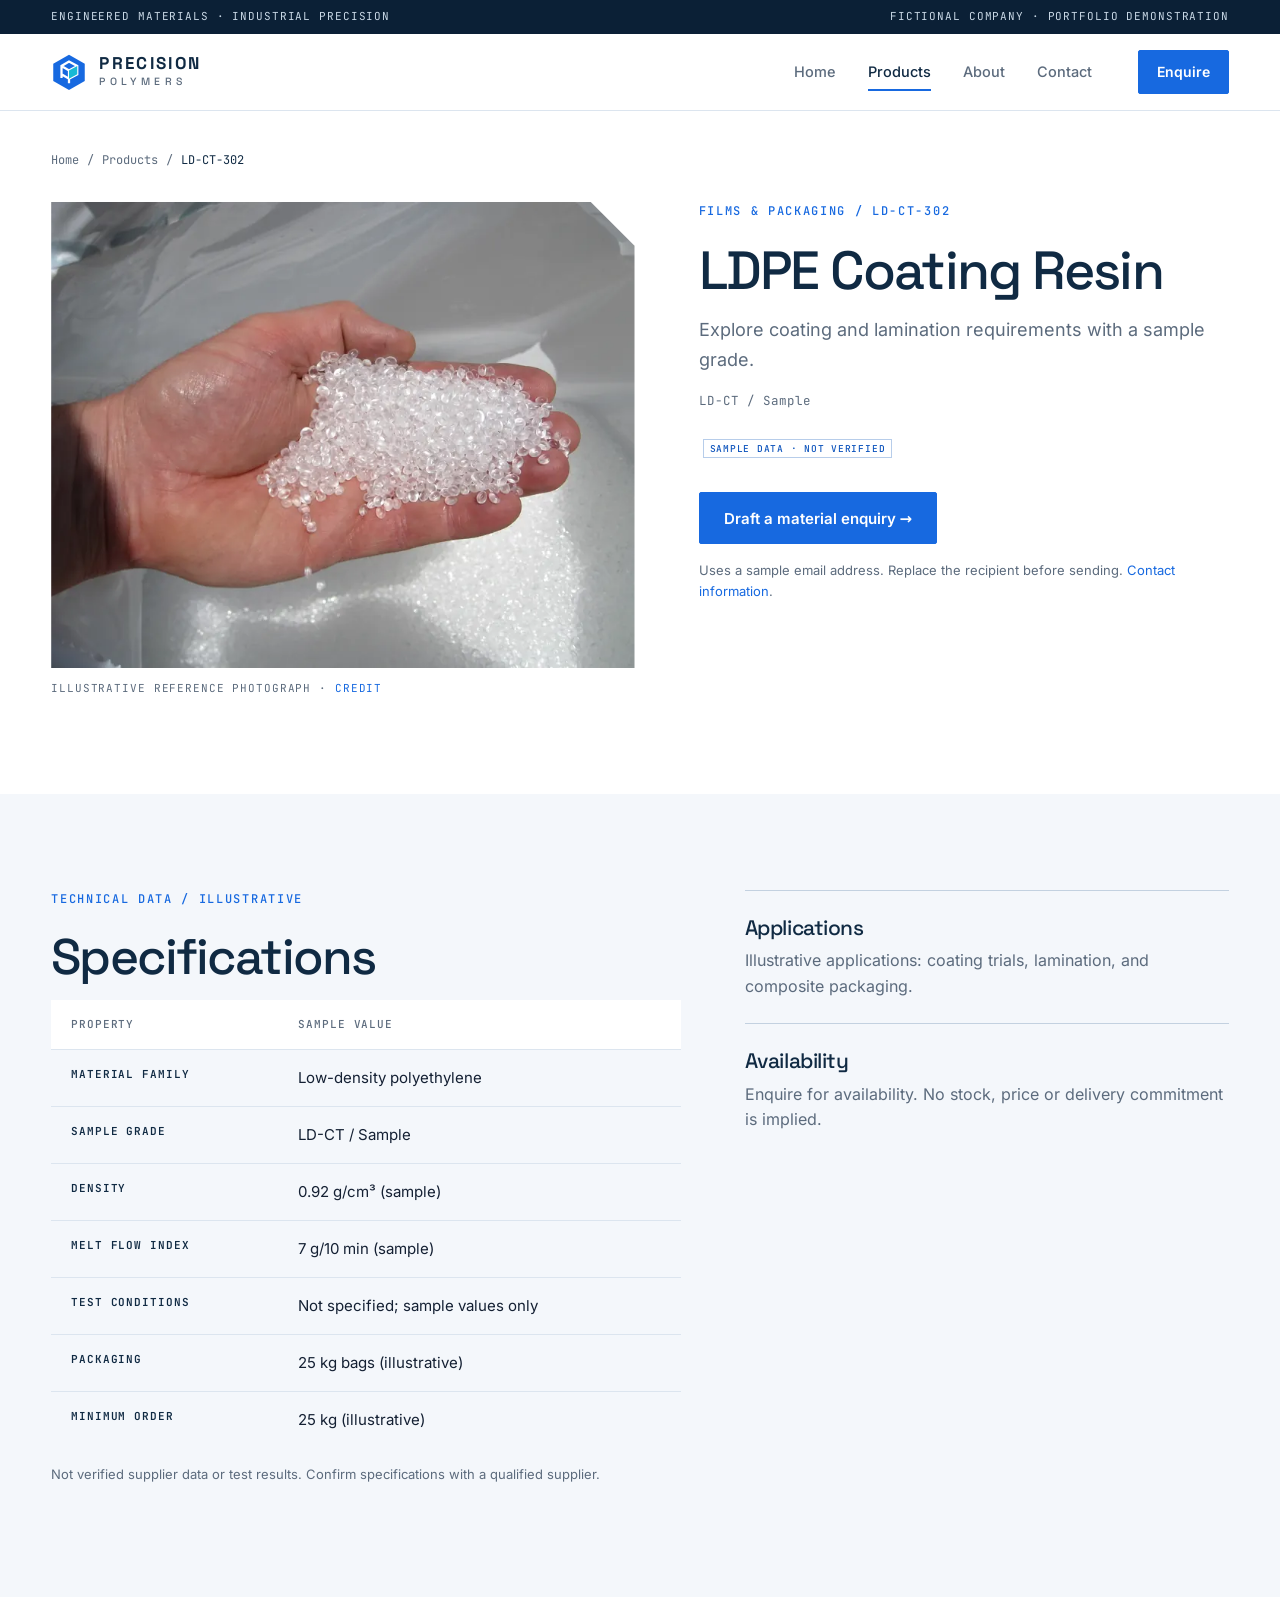
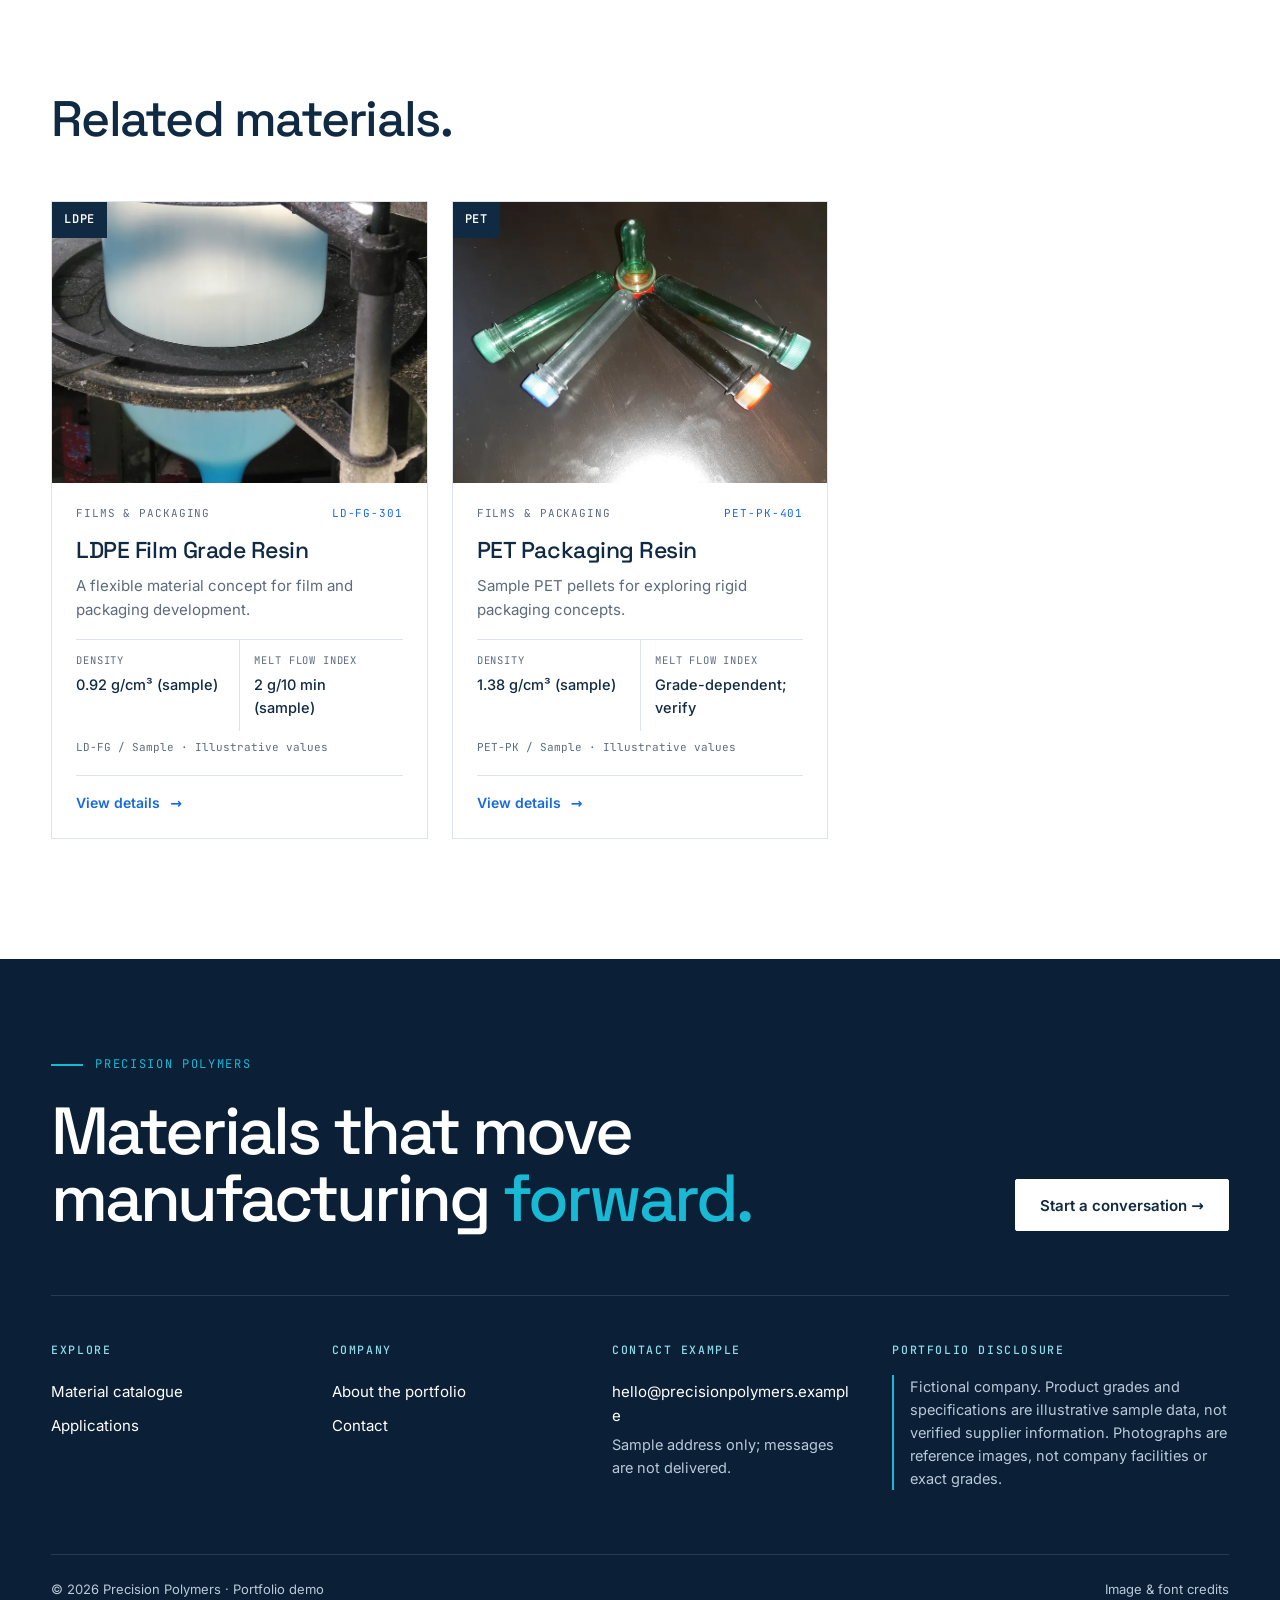
<file: products/ldpe-coating-resin.html>
<!doctype html>
<html lang="en"><head><meta charset="utf-8"><meta name="viewport" content="width=device-width, initial-scale=1">
<title>LDPE Coating Resin | Precision Polymers</title><meta name="description" content="LDPE Coating Resin. Explore sample polymer grades, material specifications and applications in the Precision Polymers portfolio demonstration.">
<meta name="theme-color" content="#102a43"><meta property="og:title" content="LDPE Coating Resin | Precision Polymers"><meta property="og:type" content="website"><meta property="og:description" content="A fictional polymer company portfolio with an illustrative material catalogue.">
<link rel="icon" href="../assets/images/mark.svg" type="image/svg+xml"><link rel="stylesheet" href="../assets/css/main.css"><link rel="stylesheet" href="../assets/css/site.css"><script src="../assets/js/site.js" defer></script></head>
<body><a class="skip" href="#main">Skip to content</a><div class="demo-bar"><div class="container"><span>Engineered materials · Industrial precision</span><span>Fictional company · Portfolio demonstration</span></div></div>
<header class="site-header" data-header><div class="container nav-wrap"><a class="brand" href="../index.html" aria-label="Precision Polymers home"><img src="../assets/images/mark.svg" alt="" width="36" height="36"><span>Precision<small>Polymers</small></span></a><nav id="navigation" aria-label="Main navigation"><a href="../index.html">Home</a><a href="../products.html" aria-current="page">Products</a><a href="../about.html">About</a><a href="../contact.html">Contact</a></nav><a class="button nav-quote" href="../contact.html">Enquire</a><button class="menu-toggle" type="button" aria-expanded="false" aria-controls="navigation">Menu <span aria-hidden="true">☰</span></button></div></header>
<main id="main"><section class="detail"><div class="container"><nav class="breadcrumb" aria-label="Breadcrumb"><a href="../index.html">Home</a><span>/</span><a href="../products.html">Products</a><span>/</span><span aria-current="page">LD-CT-302</span></nav><div class="detail-grid"><figure class="detail-frame"><img src="../assets/images/pellets-clear-800.webp" alt="Clear polymer granules held in an open hand" width="800" height="600" fetchpriority="high"><figcaption>Illustrative reference photograph · <a href="../credits.html">Credit</a></figcaption></figure><div class="detail-info"><p class="eyebrow">Films &amp; packaging / LD-CT-302</p><h1>LDPE Coating Resin</h1><p class="lead">Explore coating and lamination requirements with a sample grade.</p><p class="identifier">LD-CT / Sample</p><span class="data-flag">Sample data · Not verified</span><div class="enquiry-box"><a class="button" href="mailto:hello@precisionpolymers.example?subject=Material%20enquiry%20%E2%80%94%20LD-CT-302&amp;body=Material%3A%20LDPE%20Coating%20Resin%0AGrade%3A%20LD-CT%20/%20Sample%0AQuantity%3A%0AApplication%3A%0AProcessing%20method%3A%0ADelivery%20requirements%3A%0A%0A">Draft a material enquiry →</a><p class="fine-print">Uses a sample email address. Replace the recipient before sending. <a href="../contact.html">Contact information</a>.</p></div></div></div></div></section><section class="detail-specs"><div class="container detail-specs-grid"><div><p class="eyebrow">Technical data / Illustrative</p><h2>Specifications</h2><table class="spec-table"><caption class="sr-only">Sample specifications for LDPE Coating Resin</caption><thead><tr><th scope="col">Property</th><th scope="col">Sample value</th></tr></thead><tbody><tr><th scope="row">Material family</th><td>Low-density polyethylene</td></tr><tr><th scope="row">Sample grade</th><td>LD-CT / Sample</td></tr><tr><th scope="row">Density</th><td>0.92 g/cm³ (sample)</td></tr><tr><th scope="row">Melt flow index</th><td>7 g/10 min (sample)</td></tr><tr><th scope="row">Test conditions</th><td>Not specified; sample values only</td></tr><tr><th scope="row">Packaging</th><td>25 kg bags (illustrative)</td></tr><tr><th scope="row">Minimum order</th><td>25 kg (illustrative)</td></tr></tbody></table><p class="fine-print">Not verified supplier data or test results. Confirm specifications with a qualified supplier.</p></div><div class="detail-notes"><article><h3>Applications</h3><p>Illustrative applications: coating trials, lamination, and composite packaging.</p></article><article><h3>Availability</h3><p>Enquire for availability. No stock, price or delivery commitment is implied.</p></article></div></div></section><section class="related"><div class="container"><header class="section-head"><h2>Related materials.</h2></header><div class="product-grid"><article class="product-card" data-product data-name="LDPE Film Grade Resin" data-material="LDPE" data-category="films-packaging" data-search="ldpe film grade resin ld-fg-301 ldpe films-packaging ld-fg / sample film-extrusion a flexible material concept for film and packaging development. illustrative applications: liners, flexible films, and protective packaging. 0.92 g/cm³ (sample) 2 g/10 min (sample)"><a class="product-image" href="../products/ldpe-film-grade-resin.html" tabindex="-1" aria-hidden="true"><img src="../assets/images/film-extrusion-800.webp" alt="Blue film bubble rising through a blown-film extrusion line" width="800" height="600" loading="lazy" decoding="async"><span class="product-code">LDPE</span></a><div class="product-body"><p class="product-kicker"><span>Films &amp; packaging</span><span>LD-FG-301</span></p><h3><a href="../products/ldpe-film-grade-resin.html">LDPE Film Grade Resin</a></h3><p class="product-summary">A flexible material concept for film and packaging development.</p><dl class="product-specs"><div><dt>Density</dt><dd>0.92 g/cm³ (sample)</dd></div><div><dt>Melt flow index</dt><dd>2 g/10 min (sample)</dd></div></dl><p class="spec-note">LD-FG / Sample · Illustrative values</p><div class="card-actions"><a class="text-link" href="../products/ldpe-film-grade-resin.html">View details <span class="sr-only">for LDPE Film Grade Resin</span> →</a></div></div></article><article class="product-card" data-product data-name="PET Packaging Resin" data-material="PET" data-category="films-packaging" data-search="pet packaging resin pet-pk-401 pet films-packaging pet-pk / sample pet-preforms sample pet pellets for exploring rigid packaging concepts. illustrative applications: rigid packaging and formed containers. no food-contact compliance is claimed. 1.38 g/cm³ (sample) grade-dependent; verify"><a class="product-image" href="../products/pet-packaging-resin.html" tabindex="-1" aria-hidden="true"><img src="../assets/images/pet-preforms-800.webp" alt="Coloured PET preforms arranged on a dark reflective surface" width="800" height="600" loading="lazy" decoding="async"><span class="product-code">PET</span></a><div class="product-body"><p class="product-kicker"><span>Films &amp; packaging</span><span>PET-PK-401</span></p><h3><a href="../products/pet-packaging-resin.html">PET Packaging Resin</a></h3><p class="product-summary">Sample PET pellets for exploring rigid packaging concepts.</p><dl class="product-specs"><div><dt>Density</dt><dd>1.38 g/cm³ (sample)</dd></div><div><dt>Melt flow index</dt><dd>Grade-dependent; verify</dd></div></dl><p class="spec-note">PET-PK / Sample · Illustrative values</p><div class="card-actions"><a class="text-link" href="../products/pet-packaging-resin.html">View details <span class="sr-only">for PET Packaging Resin</span> →</a></div></div></article></div></div></section></main><footer class="site-footer"><div class="container"><div class="footer-statement"><p class="footer-kicker">Precision Polymers</p><p class="footer-display">Materials that move<br>manufacturing <span>forward.</span></p><a class="button light" href="../contact.html">Start a conversation →</a></div><div class="footer-grid"><div><h2>Explore</h2><a href="../products.html">Material catalogue</a><a href="../index.html#applications">Applications</a></div><div><h2>Company</h2><a href="../about.html">About the portfolio</a><a href="../contact.html">Contact</a></div><div><h2>Contact example</h2><a href="mailto:hello@precisionpolymers.example?subject=Material%20enquiry&amp;body=Quantity%3A%0AApplication%3A%0AProcessing%20method%3A%0ADelivery%20requirements%3A%0A%0A">hello@precisionpolymers.example</a><p>Sample address only; messages are not delivered.</p></div><div class="footer-disclosure"><h2>Portfolio disclosure</h2><p>Fictional company. Product grades and specifications are illustrative sample data, not verified supplier information. Photographs are reference images, not company facilities or exact grades.</p></div></div><div class="footer-bottom"><span>© 2026 Precision Polymers · Portfolio demo</span><a href="../credits.html">Image &amp; font credits</a></div></div></footer></body></html>
</file>
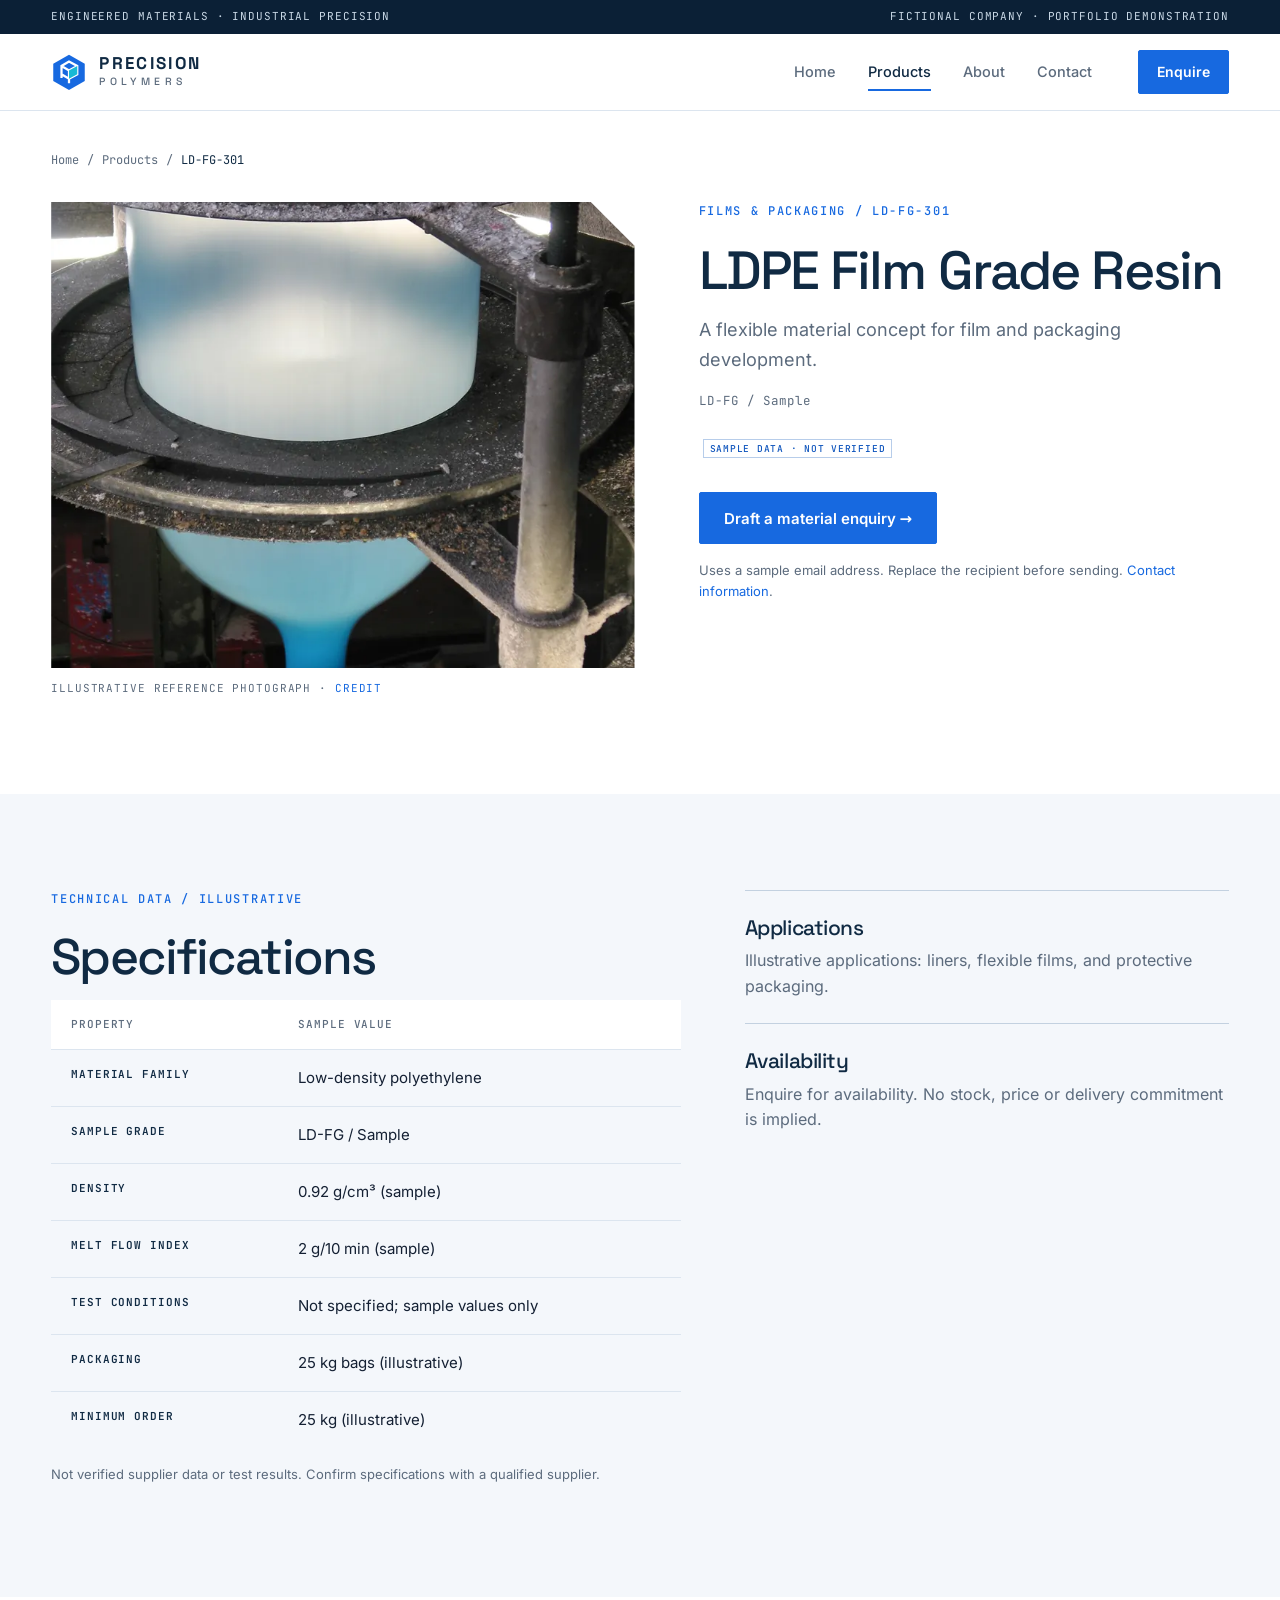
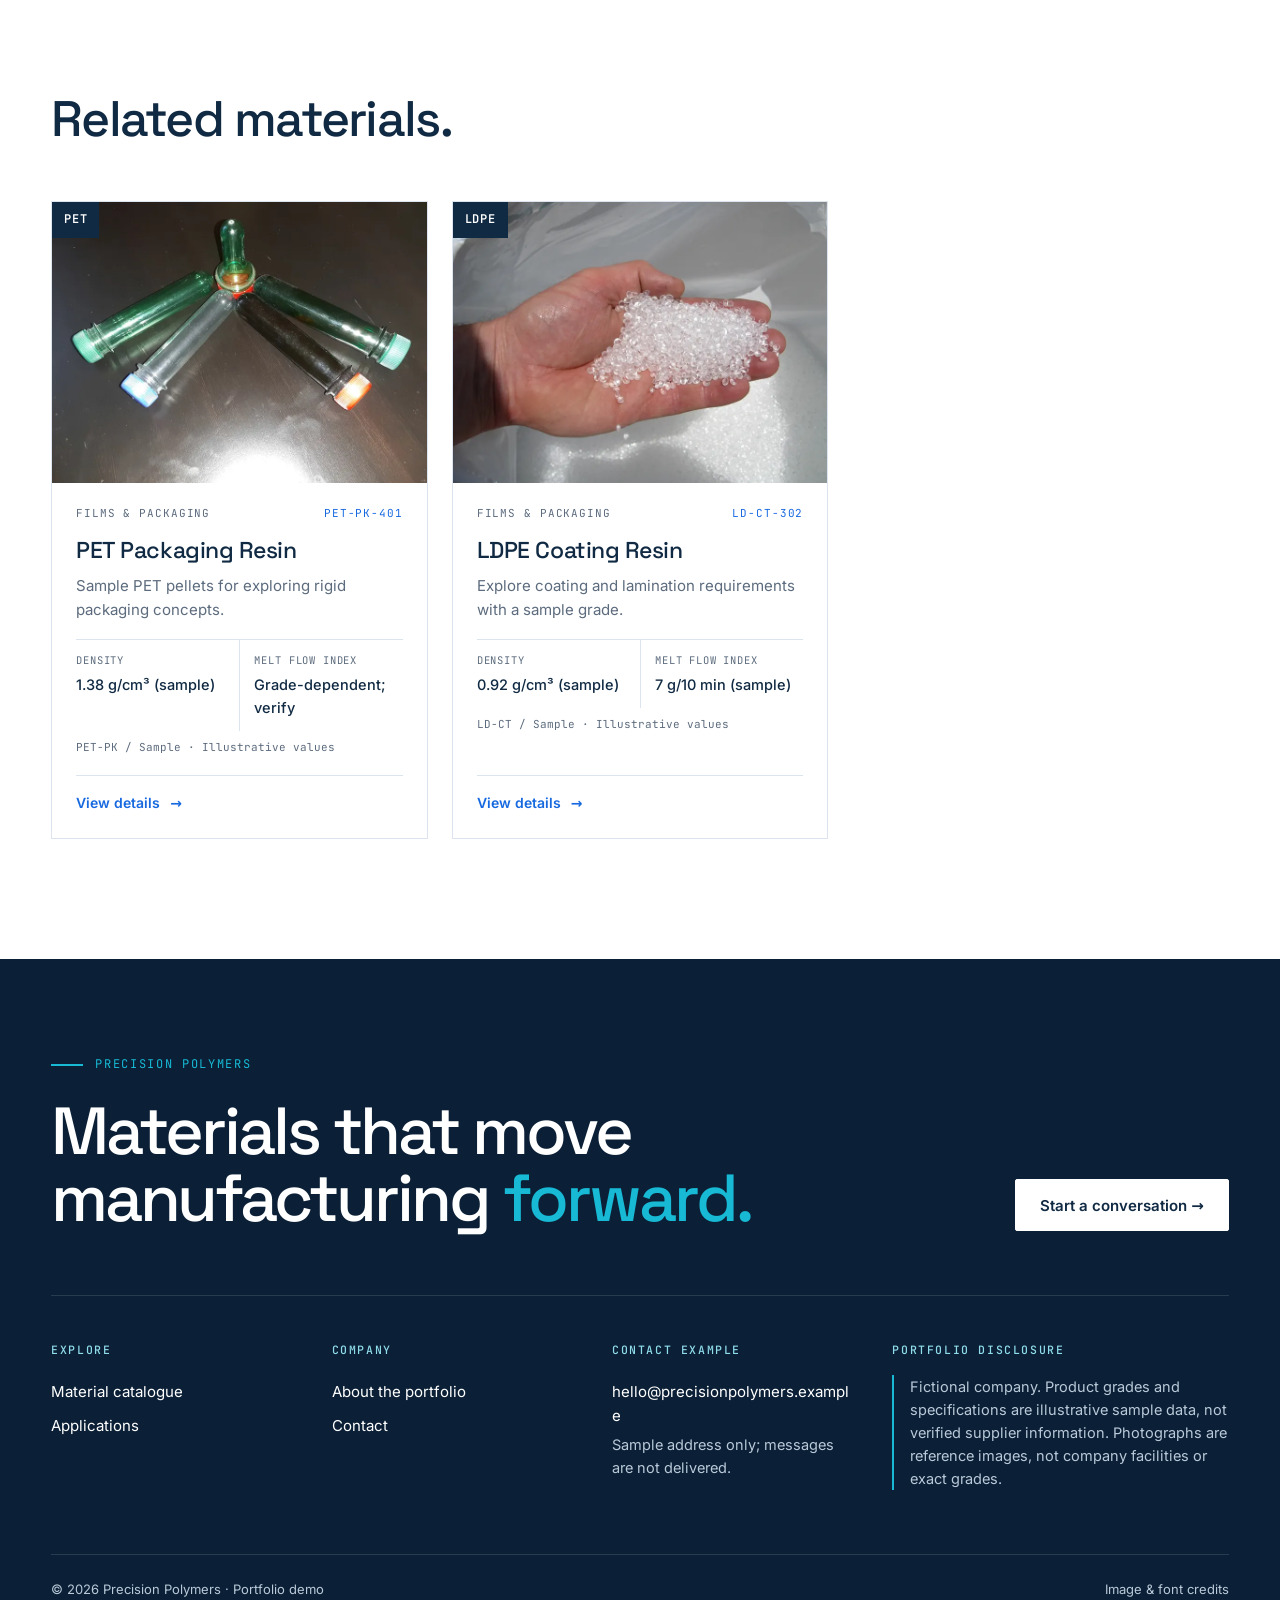
<file: products/ldpe-film-grade-resin.html>
<!doctype html>
<html lang="en"><head><meta charset="utf-8"><meta name="viewport" content="width=device-width, initial-scale=1">
<title>LDPE Film Grade Resin | Precision Polymers</title><meta name="description" content="LDPE Film Grade Resin. Explore sample polymer grades, material specifications and applications in the Precision Polymers portfolio demonstration.">
<meta name="theme-color" content="#102a43"><meta property="og:title" content="LDPE Film Grade Resin | Precision Polymers"><meta property="og:type" content="website"><meta property="og:description" content="A fictional polymer company portfolio with an illustrative material catalogue.">
<link rel="icon" href="../assets/images/mark.svg" type="image/svg+xml"><link rel="stylesheet" href="../assets/css/main.css"><link rel="stylesheet" href="../assets/css/site.css"><script src="../assets/js/site.js" defer></script></head>
<body><a class="skip" href="#main">Skip to content</a><div class="demo-bar"><div class="container"><span>Engineered materials · Industrial precision</span><span>Fictional company · Portfolio demonstration</span></div></div>
<header class="site-header" data-header><div class="container nav-wrap"><a class="brand" href="../index.html" aria-label="Precision Polymers home"><img src="../assets/images/mark.svg" alt="" width="36" height="36"><span>Precision<small>Polymers</small></span></a><nav id="navigation" aria-label="Main navigation"><a href="../index.html">Home</a><a href="../products.html" aria-current="page">Products</a><a href="../about.html">About</a><a href="../contact.html">Contact</a></nav><a class="button nav-quote" href="../contact.html">Enquire</a><button class="menu-toggle" type="button" aria-expanded="false" aria-controls="navigation">Menu <span aria-hidden="true">☰</span></button></div></header>
<main id="main"><section class="detail"><div class="container"><nav class="breadcrumb" aria-label="Breadcrumb"><a href="../index.html">Home</a><span>/</span><a href="../products.html">Products</a><span>/</span><span aria-current="page">LD-FG-301</span></nav><div class="detail-grid"><figure class="detail-frame"><img src="../assets/images/film-extrusion-800.webp" alt="Blue film bubble rising through a blown-film extrusion line" width="800" height="600" fetchpriority="high"><figcaption>Illustrative reference photograph · <a href="../credits.html">Credit</a></figcaption></figure><div class="detail-info"><p class="eyebrow">Films &amp; packaging / LD-FG-301</p><h1>LDPE Film Grade Resin</h1><p class="lead">A flexible material concept for film and packaging development.</p><p class="identifier">LD-FG / Sample</p><span class="data-flag">Sample data · Not verified</span><div class="enquiry-box"><a class="button" href="mailto:hello@precisionpolymers.example?subject=Material%20enquiry%20%E2%80%94%20LD-FG-301&amp;body=Material%3A%20LDPE%20Film%20Grade%20Resin%0AGrade%3A%20LD-FG%20/%20Sample%0AQuantity%3A%0AApplication%3A%0AProcessing%20method%3A%0ADelivery%20requirements%3A%0A%0A">Draft a material enquiry →</a><p class="fine-print">Uses a sample email address. Replace the recipient before sending. <a href="../contact.html">Contact information</a>.</p></div></div></div></div></section><section class="detail-specs"><div class="container detail-specs-grid"><div><p class="eyebrow">Technical data / Illustrative</p><h2>Specifications</h2><table class="spec-table"><caption class="sr-only">Sample specifications for LDPE Film Grade Resin</caption><thead><tr><th scope="col">Property</th><th scope="col">Sample value</th></tr></thead><tbody><tr><th scope="row">Material family</th><td>Low-density polyethylene</td></tr><tr><th scope="row">Sample grade</th><td>LD-FG / Sample</td></tr><tr><th scope="row">Density</th><td>0.92 g/cm³ (sample)</td></tr><tr><th scope="row">Melt flow index</th><td>2 g/10 min (sample)</td></tr><tr><th scope="row">Test conditions</th><td>Not specified; sample values only</td></tr><tr><th scope="row">Packaging</th><td>25 kg bags (illustrative)</td></tr><tr><th scope="row">Minimum order</th><td>25 kg (illustrative)</td></tr></tbody></table><p class="fine-print">Not verified supplier data or test results. Confirm specifications with a qualified supplier.</p></div><div class="detail-notes"><article><h3>Applications</h3><p>Illustrative applications: liners, flexible films, and protective packaging.</p></article><article><h3>Availability</h3><p>Enquire for availability. No stock, price or delivery commitment is implied.</p></article></div></div></section><section class="related"><div class="container"><header class="section-head"><h2>Related materials.</h2></header><div class="product-grid"><article class="product-card" data-product data-name="PET Packaging Resin" data-material="PET" data-category="films-packaging" data-search="pet packaging resin pet-pk-401 pet films-packaging pet-pk / sample pet-preforms sample pet pellets for exploring rigid packaging concepts. illustrative applications: rigid packaging and formed containers. no food-contact compliance is claimed. 1.38 g/cm³ (sample) grade-dependent; verify"><a class="product-image" href="../products/pet-packaging-resin.html" tabindex="-1" aria-hidden="true"><img src="../assets/images/pet-preforms-800.webp" alt="Coloured PET preforms arranged on a dark reflective surface" width="800" height="600" loading="lazy" decoding="async"><span class="product-code">PET</span></a><div class="product-body"><p class="product-kicker"><span>Films &amp; packaging</span><span>PET-PK-401</span></p><h3><a href="../products/pet-packaging-resin.html">PET Packaging Resin</a></h3><p class="product-summary">Sample PET pellets for exploring rigid packaging concepts.</p><dl class="product-specs"><div><dt>Density</dt><dd>1.38 g/cm³ (sample)</dd></div><div><dt>Melt flow index</dt><dd>Grade-dependent; verify</dd></div></dl><p class="spec-note">PET-PK / Sample · Illustrative values</p><div class="card-actions"><a class="text-link" href="../products/pet-packaging-resin.html">View details <span class="sr-only">for PET Packaging Resin</span> →</a></div></div></article><article class="product-card" data-product data-name="LDPE Coating Resin" data-material="LDPE" data-category="films-packaging" data-search="ldpe coating resin ld-ct-302 ldpe films-packaging ld-ct / sample pellets-clear explore coating and lamination requirements with a sample grade. illustrative applications: coating trials, lamination, and composite packaging. 0.92 g/cm³ (sample) 7 g/10 min (sample)"><a class="product-image" href="../products/ldpe-coating-resin.html" tabindex="-1" aria-hidden="true"><img src="../assets/images/pellets-clear-800.webp" alt="Clear polymer granules held in an open hand" width="800" height="600" loading="lazy" decoding="async"><span class="product-code">LDPE</span></a><div class="product-body"><p class="product-kicker"><span>Films &amp; packaging</span><span>LD-CT-302</span></p><h3><a href="../products/ldpe-coating-resin.html">LDPE Coating Resin</a></h3><p class="product-summary">Explore coating and lamination requirements with a sample grade.</p><dl class="product-specs"><div><dt>Density</dt><dd>0.92 g/cm³ (sample)</dd></div><div><dt>Melt flow index</dt><dd>7 g/10 min (sample)</dd></div></dl><p class="spec-note">LD-CT / Sample · Illustrative values</p><div class="card-actions"><a class="text-link" href="../products/ldpe-coating-resin.html">View details <span class="sr-only">for LDPE Coating Resin</span> →</a></div></div></article></div></div></section></main><footer class="site-footer"><div class="container"><div class="footer-statement"><p class="footer-kicker">Precision Polymers</p><p class="footer-display">Materials that move<br>manufacturing <span>forward.</span></p><a class="button light" href="../contact.html">Start a conversation →</a></div><div class="footer-grid"><div><h2>Explore</h2><a href="../products.html">Material catalogue</a><a href="../index.html#applications">Applications</a></div><div><h2>Company</h2><a href="../about.html">About the portfolio</a><a href="../contact.html">Contact</a></div><div><h2>Contact example</h2><a href="mailto:hello@precisionpolymers.example?subject=Material%20enquiry&amp;body=Quantity%3A%0AApplication%3A%0AProcessing%20method%3A%0ADelivery%20requirements%3A%0A%0A">hello@precisionpolymers.example</a><p>Sample address only; messages are not delivered.</p></div><div class="footer-disclosure"><h2>Portfolio disclosure</h2><p>Fictional company. Product grades and specifications are illustrative sample data, not verified supplier information. Photographs are reference images, not company facilities or exact grades.</p></div></div><div class="footer-bottom"><span>© 2026 Precision Polymers · Portfolio demo</span><a href="../credits.html">Image &amp; font credits</a></div></div></footer></body></html>
</file>
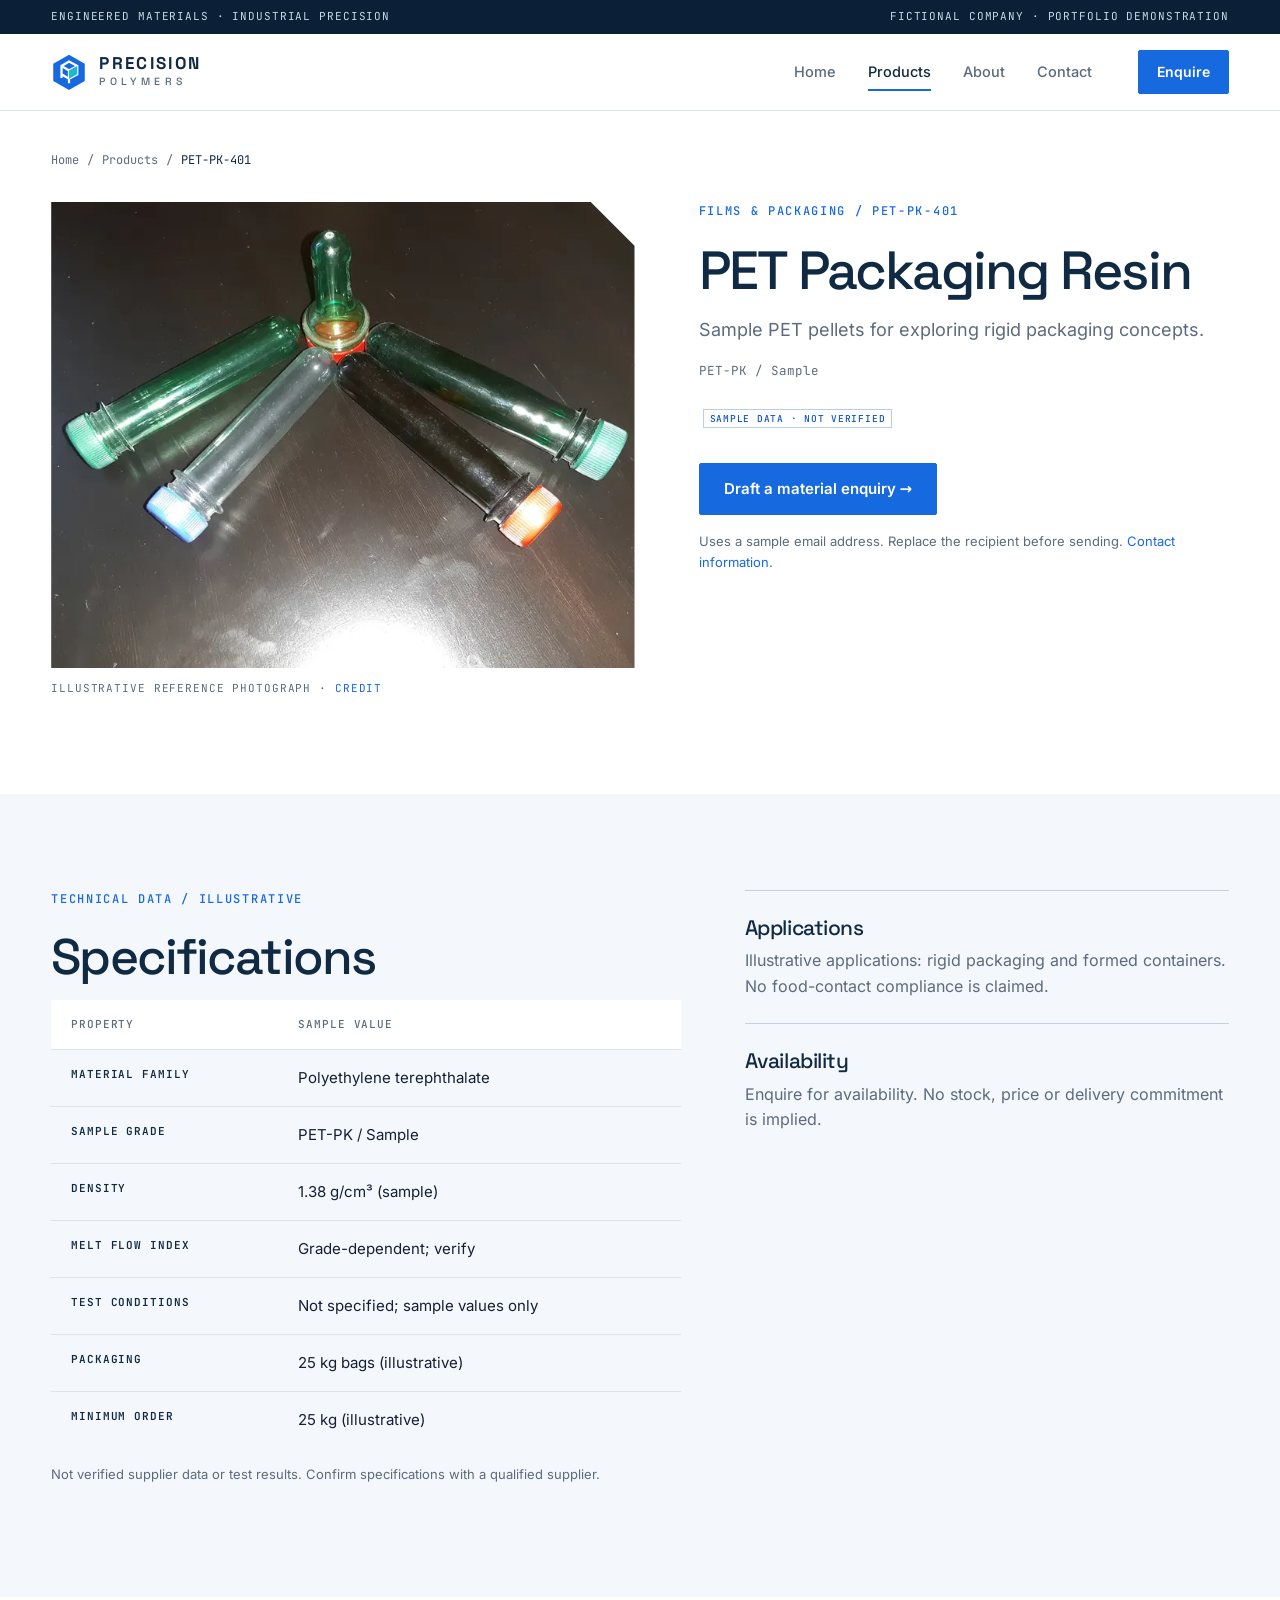
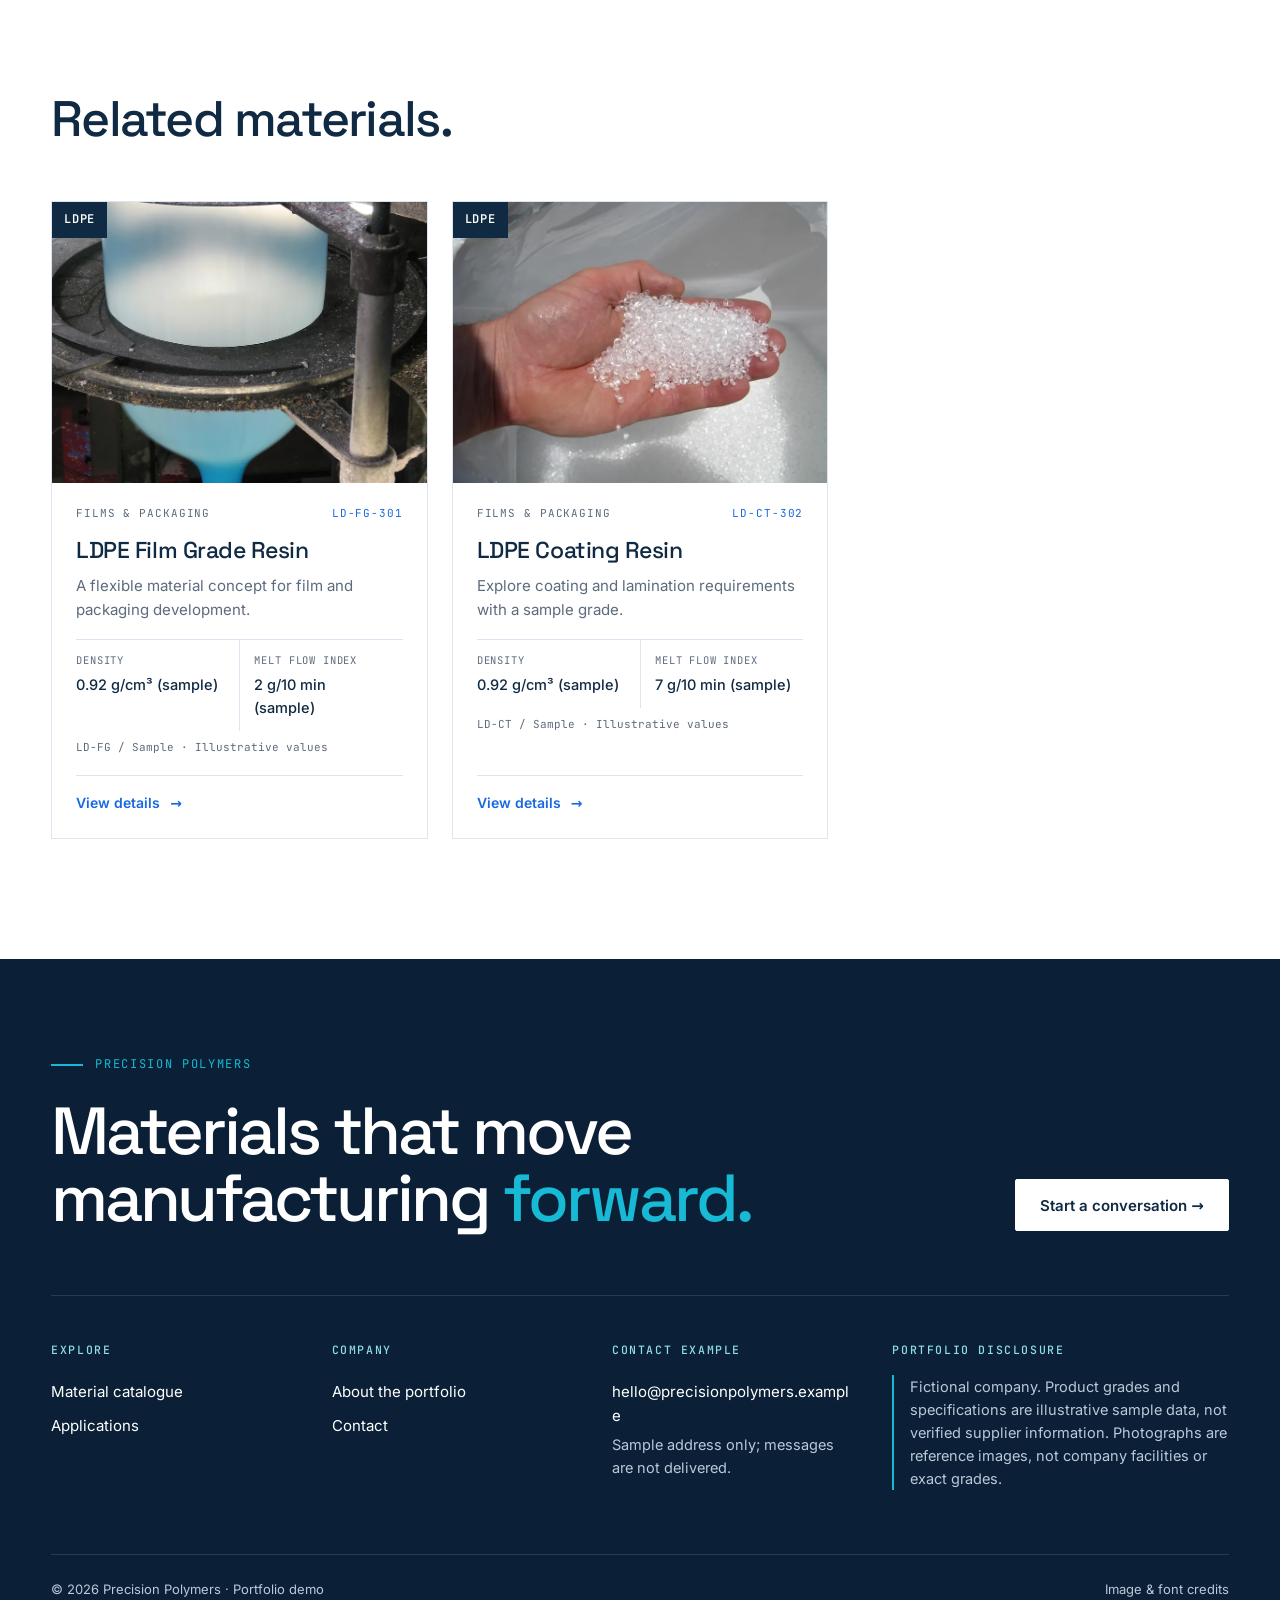
<file: products/pet-packaging-resin.html>
<!doctype html>
<html lang="en"><head><meta charset="utf-8"><meta name="viewport" content="width=device-width, initial-scale=1">
<title>PET Packaging Resin | Precision Polymers</title><meta name="description" content="PET Packaging Resin. Explore sample polymer grades, material specifications and applications in the Precision Polymers portfolio demonstration.">
<meta name="theme-color" content="#102a43"><meta property="og:title" content="PET Packaging Resin | Precision Polymers"><meta property="og:type" content="website"><meta property="og:description" content="A fictional polymer company portfolio with an illustrative material catalogue.">
<link rel="icon" href="../assets/images/mark.svg" type="image/svg+xml"><link rel="stylesheet" href="../assets/css/main.css"><link rel="stylesheet" href="../assets/css/site.css"><script src="../assets/js/site.js" defer></script></head>
<body><a class="skip" href="#main">Skip to content</a><div class="demo-bar"><div class="container"><span>Engineered materials · Industrial precision</span><span>Fictional company · Portfolio demonstration</span></div></div>
<header class="site-header" data-header><div class="container nav-wrap"><a class="brand" href="../index.html" aria-label="Precision Polymers home"><img src="../assets/images/mark.svg" alt="" width="36" height="36"><span>Precision<small>Polymers</small></span></a><nav id="navigation" aria-label="Main navigation"><a href="../index.html">Home</a><a href="../products.html" aria-current="page">Products</a><a href="../about.html">About</a><a href="../contact.html">Contact</a></nav><a class="button nav-quote" href="../contact.html">Enquire</a><button class="menu-toggle" type="button" aria-expanded="false" aria-controls="navigation">Menu <span aria-hidden="true">☰</span></button></div></header>
<main id="main"><section class="detail"><div class="container"><nav class="breadcrumb" aria-label="Breadcrumb"><a href="../index.html">Home</a><span>/</span><a href="../products.html">Products</a><span>/</span><span aria-current="page">PET-PK-401</span></nav><div class="detail-grid"><figure class="detail-frame"><img src="../assets/images/pet-preforms-800.webp" alt="Coloured PET preforms arranged on a dark reflective surface" width="800" height="600" fetchpriority="high"><figcaption>Illustrative reference photograph · <a href="../credits.html">Credit</a></figcaption></figure><div class="detail-info"><p class="eyebrow">Films &amp; packaging / PET-PK-401</p><h1>PET Packaging Resin</h1><p class="lead">Sample PET pellets for exploring rigid packaging concepts.</p><p class="identifier">PET-PK / Sample</p><span class="data-flag">Sample data · Not verified</span><div class="enquiry-box"><a class="button" href="mailto:hello@precisionpolymers.example?subject=Material%20enquiry%20%E2%80%94%20PET-PK-401&amp;body=Material%3A%20PET%20Packaging%20Resin%0AGrade%3A%20PET-PK%20/%20Sample%0AQuantity%3A%0AApplication%3A%0AProcessing%20method%3A%0ADelivery%20requirements%3A%0A%0A">Draft a material enquiry →</a><p class="fine-print">Uses a sample email address. Replace the recipient before sending. <a href="../contact.html">Contact information</a>.</p></div></div></div></div></section><section class="detail-specs"><div class="container detail-specs-grid"><div><p class="eyebrow">Technical data / Illustrative</p><h2>Specifications</h2><table class="spec-table"><caption class="sr-only">Sample specifications for PET Packaging Resin</caption><thead><tr><th scope="col">Property</th><th scope="col">Sample value</th></tr></thead><tbody><tr><th scope="row">Material family</th><td>Polyethylene terephthalate</td></tr><tr><th scope="row">Sample grade</th><td>PET-PK / Sample</td></tr><tr><th scope="row">Density</th><td>1.38 g/cm³ (sample)</td></tr><tr><th scope="row">Melt flow index</th><td>Grade-dependent; verify</td></tr><tr><th scope="row">Test conditions</th><td>Not specified; sample values only</td></tr><tr><th scope="row">Packaging</th><td>25 kg bags (illustrative)</td></tr><tr><th scope="row">Minimum order</th><td>25 kg (illustrative)</td></tr></tbody></table><p class="fine-print">Not verified supplier data or test results. Confirm specifications with a qualified supplier.</p></div><div class="detail-notes"><article><h3>Applications</h3><p>Illustrative applications: rigid packaging and formed containers. No food-contact compliance is claimed.</p></article><article><h3>Availability</h3><p>Enquire for availability. No stock, price or delivery commitment is implied.</p></article></div></div></section><section class="related"><div class="container"><header class="section-head"><h2>Related materials.</h2></header><div class="product-grid"><article class="product-card" data-product data-name="LDPE Film Grade Resin" data-material="LDPE" data-category="films-packaging" data-search="ldpe film grade resin ld-fg-301 ldpe films-packaging ld-fg / sample film-extrusion a flexible material concept for film and packaging development. illustrative applications: liners, flexible films, and protective packaging. 0.92 g/cm³ (sample) 2 g/10 min (sample)"><a class="product-image" href="../products/ldpe-film-grade-resin.html" tabindex="-1" aria-hidden="true"><img src="../assets/images/film-extrusion-800.webp" alt="Blue film bubble rising through a blown-film extrusion line" width="800" height="600" loading="lazy" decoding="async"><span class="product-code">LDPE</span></a><div class="product-body"><p class="product-kicker"><span>Films &amp; packaging</span><span>LD-FG-301</span></p><h3><a href="../products/ldpe-film-grade-resin.html">LDPE Film Grade Resin</a></h3><p class="product-summary">A flexible material concept for film and packaging development.</p><dl class="product-specs"><div><dt>Density</dt><dd>0.92 g/cm³ (sample)</dd></div><div><dt>Melt flow index</dt><dd>2 g/10 min (sample)</dd></div></dl><p class="spec-note">LD-FG / Sample · Illustrative values</p><div class="card-actions"><a class="text-link" href="../products/ldpe-film-grade-resin.html">View details <span class="sr-only">for LDPE Film Grade Resin</span> →</a></div></div></article><article class="product-card" data-product data-name="LDPE Coating Resin" data-material="LDPE" data-category="films-packaging" data-search="ldpe coating resin ld-ct-302 ldpe films-packaging ld-ct / sample pellets-clear explore coating and lamination requirements with a sample grade. illustrative applications: coating trials, lamination, and composite packaging. 0.92 g/cm³ (sample) 7 g/10 min (sample)"><a class="product-image" href="../products/ldpe-coating-resin.html" tabindex="-1" aria-hidden="true"><img src="../assets/images/pellets-clear-800.webp" alt="Clear polymer granules held in an open hand" width="800" height="600" loading="lazy" decoding="async"><span class="product-code">LDPE</span></a><div class="product-body"><p class="product-kicker"><span>Films &amp; packaging</span><span>LD-CT-302</span></p><h3><a href="../products/ldpe-coating-resin.html">LDPE Coating Resin</a></h3><p class="product-summary">Explore coating and lamination requirements with a sample grade.</p><dl class="product-specs"><div><dt>Density</dt><dd>0.92 g/cm³ (sample)</dd></div><div><dt>Melt flow index</dt><dd>7 g/10 min (sample)</dd></div></dl><p class="spec-note">LD-CT / Sample · Illustrative values</p><div class="card-actions"><a class="text-link" href="../products/ldpe-coating-resin.html">View details <span class="sr-only">for LDPE Coating Resin</span> →</a></div></div></article></div></div></section></main><footer class="site-footer"><div class="container"><div class="footer-statement"><p class="footer-kicker">Precision Polymers</p><p class="footer-display">Materials that move<br>manufacturing <span>forward.</span></p><a class="button light" href="../contact.html">Start a conversation →</a></div><div class="footer-grid"><div><h2>Explore</h2><a href="../products.html">Material catalogue</a><a href="../index.html#applications">Applications</a></div><div><h2>Company</h2><a href="../about.html">About the portfolio</a><a href="../contact.html">Contact</a></div><div><h2>Contact example</h2><a href="mailto:hello@precisionpolymers.example?subject=Material%20enquiry&amp;body=Quantity%3A%0AApplication%3A%0AProcessing%20method%3A%0ADelivery%20requirements%3A%0A%0A">hello@precisionpolymers.example</a><p>Sample address only; messages are not delivered.</p></div><div class="footer-disclosure"><h2>Portfolio disclosure</h2><p>Fictional company. Product grades and specifications are illustrative sample data, not verified supplier information. Photographs are reference images, not company facilities or exact grades.</p></div></div><div class="footer-bottom"><span>© 2026 Precision Polymers · Portfolio demo</span><a href="../credits.html">Image &amp; font credits</a></div></div></footer></body></html>
</file>
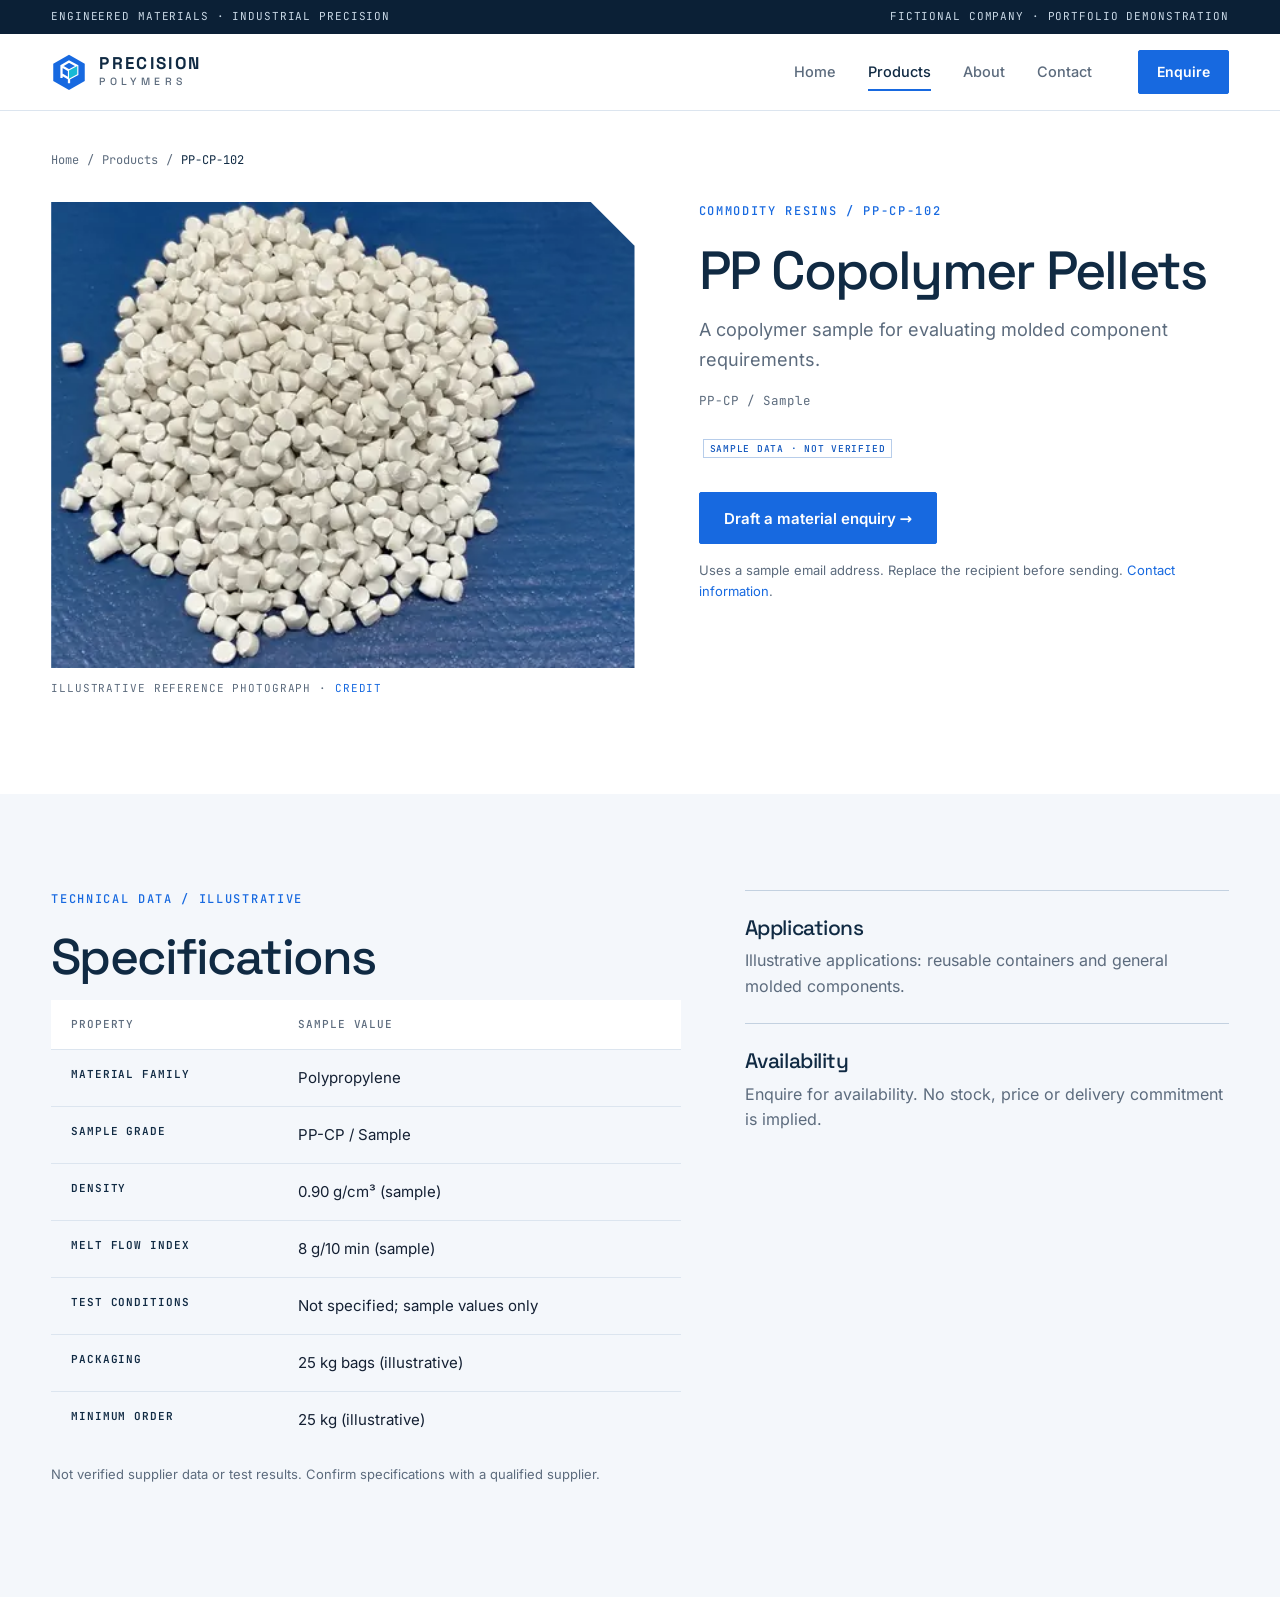
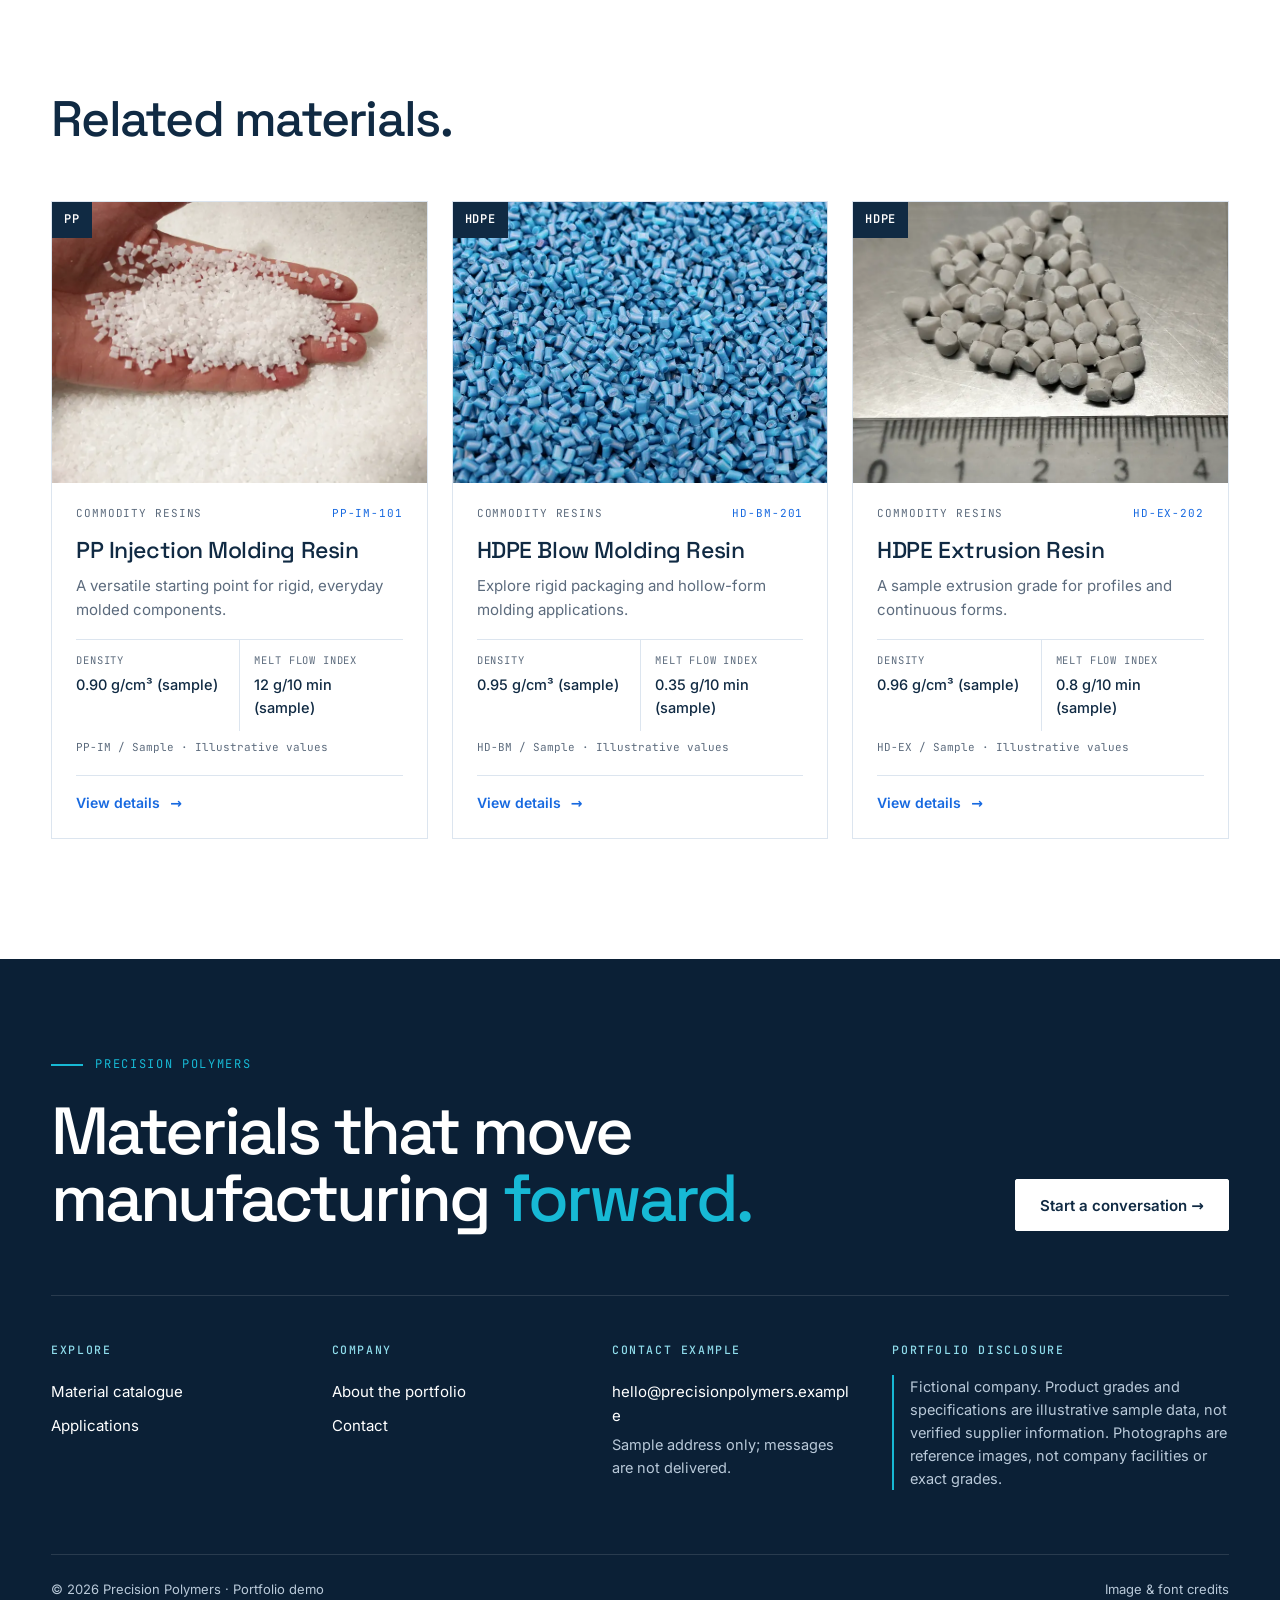
<file: products/pp-copolymer-pellets.html>
<!doctype html>
<html lang="en"><head><meta charset="utf-8"><meta name="viewport" content="width=device-width, initial-scale=1">
<title>PP Copolymer Pellets | Precision Polymers</title><meta name="description" content="PP Copolymer Pellets. Explore sample polymer grades, material specifications and applications in the Precision Polymers portfolio demonstration.">
<meta name="theme-color" content="#102a43"><meta property="og:title" content="PP Copolymer Pellets | Precision Polymers"><meta property="og:type" content="website"><meta property="og:description" content="A fictional polymer company portfolio with an illustrative material catalogue.">
<link rel="icon" href="../assets/images/mark.svg" type="image/svg+xml"><link rel="stylesheet" href="../assets/css/main.css"><link rel="stylesheet" href="../assets/css/site.css"><script src="../assets/js/site.js" defer></script></head>
<body><a class="skip" href="#main">Skip to content</a><div class="demo-bar"><div class="container"><span>Engineered materials · Industrial precision</span><span>Fictional company · Portfolio demonstration</span></div></div>
<header class="site-header" data-header><div class="container nav-wrap"><a class="brand" href="../index.html" aria-label="Precision Polymers home"><img src="../assets/images/mark.svg" alt="" width="36" height="36"><span>Precision<small>Polymers</small></span></a><nav id="navigation" aria-label="Main navigation"><a href="../index.html">Home</a><a href="../products.html" aria-current="page">Products</a><a href="../about.html">About</a><a href="../contact.html">Contact</a></nav><a class="button nav-quote" href="../contact.html">Enquire</a><button class="menu-toggle" type="button" aria-expanded="false" aria-controls="navigation">Menu <span aria-hidden="true">☰</span></button></div></header>
<main id="main"><section class="detail"><div class="container"><nav class="breadcrumb" aria-label="Breadcrumb"><a href="../index.html">Home</a><span>/</span><a href="../products.html">Products</a><span>/</span><span aria-current="page">PP-CP-102</span></nav><div class="detail-grid"><figure class="detail-frame"><img src="../assets/images/pellets-white-blue-800.webp" alt="A pile of white compound pellets on a blue surface" width="800" height="600" fetchpriority="high"><figcaption>Illustrative reference photograph · <a href="../credits.html">Credit</a></figcaption></figure><div class="detail-info"><p class="eyebrow">Commodity resins / PP-CP-102</p><h1>PP Copolymer Pellets</h1><p class="lead">A copolymer sample for evaluating molded component requirements.</p><p class="identifier">PP-CP / Sample</p><span class="data-flag">Sample data · Not verified</span><div class="enquiry-box"><a class="button" href="mailto:hello@precisionpolymers.example?subject=Material%20enquiry%20%E2%80%94%20PP-CP-102&amp;body=Material%3A%20PP%20Copolymer%20Pellets%0AGrade%3A%20PP-CP%20/%20Sample%0AQuantity%3A%0AApplication%3A%0AProcessing%20method%3A%0ADelivery%20requirements%3A%0A%0A">Draft a material enquiry →</a><p class="fine-print">Uses a sample email address. Replace the recipient before sending. <a href="../contact.html">Contact information</a>.</p></div></div></div></div></section><section class="detail-specs"><div class="container detail-specs-grid"><div><p class="eyebrow">Technical data / Illustrative</p><h2>Specifications</h2><table class="spec-table"><caption class="sr-only">Sample specifications for PP Copolymer Pellets</caption><thead><tr><th scope="col">Property</th><th scope="col">Sample value</th></tr></thead><tbody><tr><th scope="row">Material family</th><td>Polypropylene</td></tr><tr><th scope="row">Sample grade</th><td>PP-CP / Sample</td></tr><tr><th scope="row">Density</th><td>0.90 g/cm³ (sample)</td></tr><tr><th scope="row">Melt flow index</th><td>8 g/10 min (sample)</td></tr><tr><th scope="row">Test conditions</th><td>Not specified; sample values only</td></tr><tr><th scope="row">Packaging</th><td>25 kg bags (illustrative)</td></tr><tr><th scope="row">Minimum order</th><td>25 kg (illustrative)</td></tr></tbody></table><p class="fine-print">Not verified supplier data or test results. Confirm specifications with a qualified supplier.</p></div><div class="detail-notes"><article><h3>Applications</h3><p>Illustrative applications: reusable containers and general molded components.</p></article><article><h3>Availability</h3><p>Enquire for availability. No stock, price or delivery commitment is implied.</p></article></div></div></section><section class="related"><div class="container"><header class="section-head"><h2>Related materials.</h2></header><div class="product-grid"><article class="product-card" data-product data-name="PP Injection Molding Resin" data-material="PP" data-category="commodity-resins" data-search="pp injection molding resin pp-im-101 pp commodity-resins pp-im / sample pellets-natural a versatile starting point for rigid, everyday molded components. illustrative applications: closures, storage containers, and consumer goods. 0.90 g/cm³ (sample) 12 g/10 min (sample) true"><a class="product-image" href="../products/pp-injection-molding-resin.html" tabindex="-1" aria-hidden="true"><img src="../assets/images/pellets-natural-800.webp" alt="Natural, translucent polymer granules held in an open hand" width="800" height="600" loading="lazy" decoding="async"><span class="product-code">PP</span></a><div class="product-body"><p class="product-kicker"><span>Commodity resins</span><span>PP-IM-101</span></p><h3><a href="../products/pp-injection-molding-resin.html">PP Injection Molding Resin</a></h3><p class="product-summary">A versatile starting point for rigid, everyday molded components.</p><dl class="product-specs"><div><dt>Density</dt><dd>0.90 g/cm³ (sample)</dd></div><div><dt>Melt flow index</dt><dd>12 g/10 min (sample)</dd></div></dl><p class="spec-note">PP-IM / Sample · Illustrative values</p><div class="card-actions"><a class="text-link" href="../products/pp-injection-molding-resin.html">View details <span class="sr-only">for PP Injection Molding Resin</span> →</a></div></div></article><article class="product-card" data-product data-name="HDPE Blow Molding Resin" data-material="HDPE" data-category="commodity-resins" data-search="hdpe blow molding resin hd-bm-201 hdpe commodity-resins hd-bm / sample pellets-blue explore rigid packaging and hollow-form molding applications. illustrative applications: bottles, industrial containers, and hollow components. 0.95 g/cm³ (sample) 0.35 g/10 min (sample) true"><a class="product-image" href="../products/hdpe-blow-molding-resin.html" tabindex="-1" aria-hidden="true"><img src="../assets/images/pellets-blue-800.webp" alt="Close-up of blue polymer pellets filling the frame" width="800" height="600" loading="lazy" decoding="async"><span class="product-code">HDPE</span></a><div class="product-body"><p class="product-kicker"><span>Commodity resins</span><span>HD-BM-201</span></p><h3><a href="../products/hdpe-blow-molding-resin.html">HDPE Blow Molding Resin</a></h3><p class="product-summary">Explore rigid packaging and hollow-form molding applications.</p><dl class="product-specs"><div><dt>Density</dt><dd>0.95 g/cm³ (sample)</dd></div><div><dt>Melt flow index</dt><dd>0.35 g/10 min (sample)</dd></div></dl><p class="spec-note">HD-BM / Sample · Illustrative values</p><div class="card-actions"><a class="text-link" href="../products/hdpe-blow-molding-resin.html">View details <span class="sr-only">for HDPE Blow Molding Resin</span> →</a></div></div></article><article class="product-card" data-product data-name="HDPE Extrusion Resin" data-material="HDPE" data-category="commodity-resins" data-search="hdpe extrusion resin hd-ex-202 hdpe commodity-resins hd-ex / sample pellets-measured a sample extrusion grade for profiles and continuous forms. illustrative applications: extruded profiles and industrial sheet. no pressure-rating claims. 0.96 g/cm³ (sample) 0.8 g/10 min (sample)"><a class="product-image" href="../products/hdpe-extrusion-resin.html" tabindex="-1" aria-hidden="true"><img src="../assets/images/pellets-measured-800.webp" alt="Grey compound pellets beside a millimetre ruler" width="800" height="600" loading="lazy" decoding="async"><span class="product-code">HDPE</span></a><div class="product-body"><p class="product-kicker"><span>Commodity resins</span><span>HD-EX-202</span></p><h3><a href="../products/hdpe-extrusion-resin.html">HDPE Extrusion Resin</a></h3><p class="product-summary">A sample extrusion grade for profiles and continuous forms.</p><dl class="product-specs"><div><dt>Density</dt><dd>0.96 g/cm³ (sample)</dd></div><div><dt>Melt flow index</dt><dd>0.8 g/10 min (sample)</dd></div></dl><p class="spec-note">HD-EX / Sample · Illustrative values</p><div class="card-actions"><a class="text-link" href="../products/hdpe-extrusion-resin.html">View details <span class="sr-only">for HDPE Extrusion Resin</span> →</a></div></div></article></div></div></section></main><footer class="site-footer"><div class="container"><div class="footer-statement"><p class="footer-kicker">Precision Polymers</p><p class="footer-display">Materials that move<br>manufacturing <span>forward.</span></p><a class="button light" href="../contact.html">Start a conversation →</a></div><div class="footer-grid"><div><h2>Explore</h2><a href="../products.html">Material catalogue</a><a href="../index.html#applications">Applications</a></div><div><h2>Company</h2><a href="../about.html">About the portfolio</a><a href="../contact.html">Contact</a></div><div><h2>Contact example</h2><a href="mailto:hello@precisionpolymers.example?subject=Material%20enquiry&amp;body=Quantity%3A%0AApplication%3A%0AProcessing%20method%3A%0ADelivery%20requirements%3A%0A%0A">hello@precisionpolymers.example</a><p>Sample address only; messages are not delivered.</p></div><div class="footer-disclosure"><h2>Portfolio disclosure</h2><p>Fictional company. Product grades and specifications are illustrative sample data, not verified supplier information. Photographs are reference images, not company facilities or exact grades.</p></div></div><div class="footer-bottom"><span>© 2026 Precision Polymers · Portfolio demo</span><a href="../credits.html">Image &amp; font credits</a></div></div></footer></body></html>
</file>
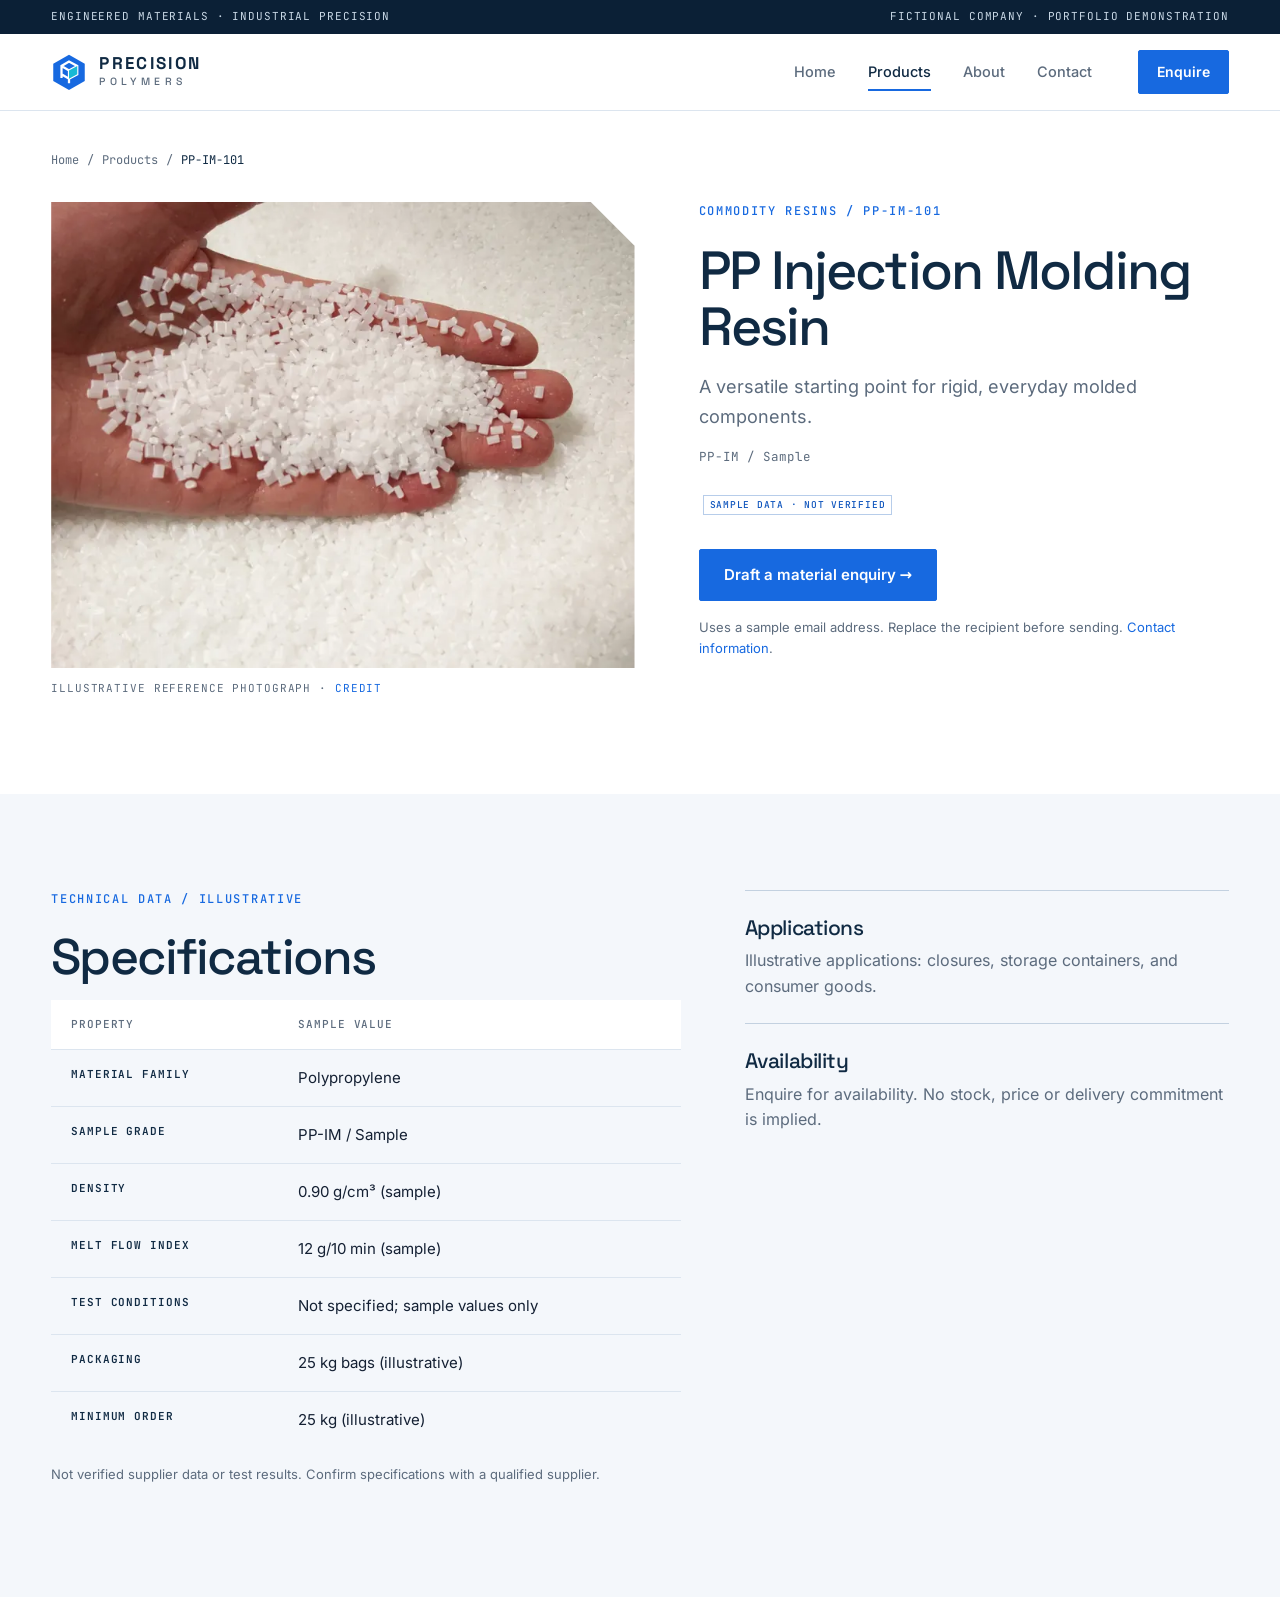
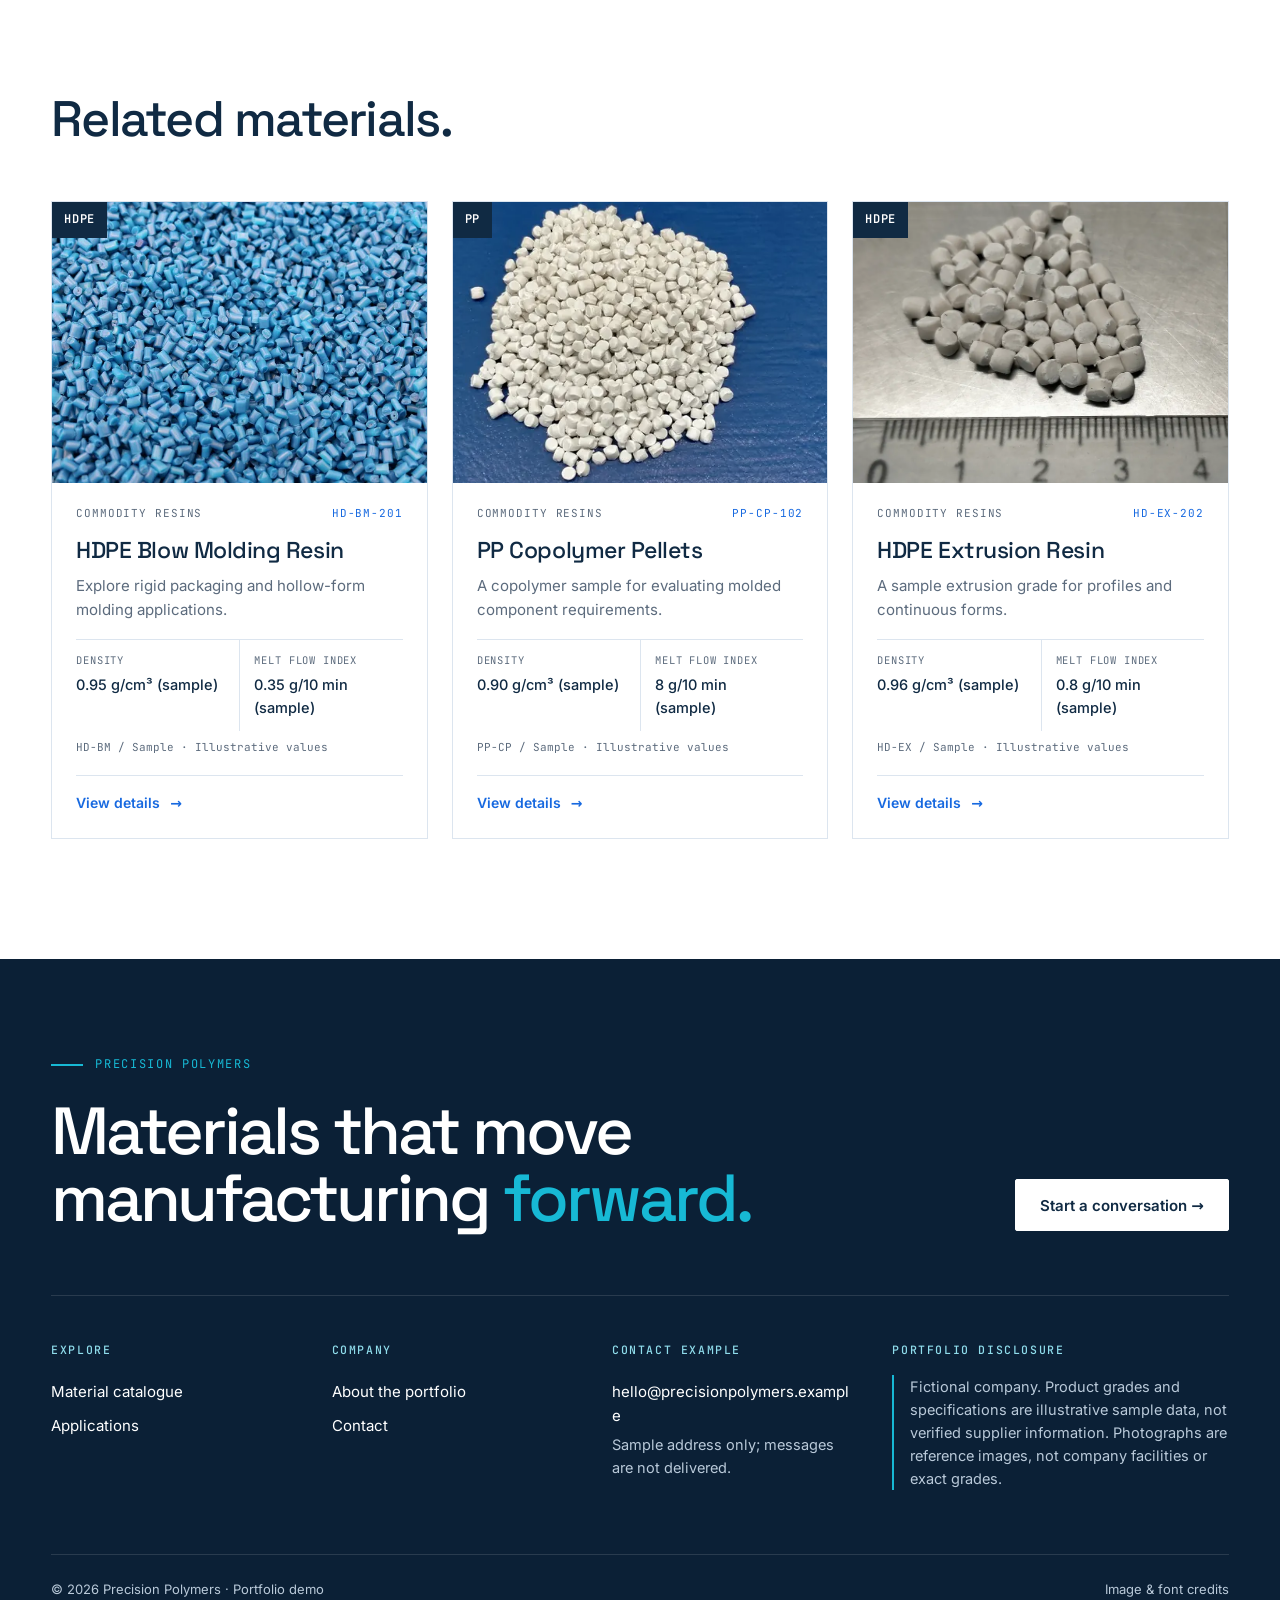
<file: products/pp-injection-molding-resin.html>
<!doctype html>
<html lang="en"><head><meta charset="utf-8"><meta name="viewport" content="width=device-width, initial-scale=1">
<title>PP Injection Molding Resin | Precision Polymers</title><meta name="description" content="PP Injection Molding Resin. Explore sample polymer grades, material specifications and applications in the Precision Polymers portfolio demonstration.">
<meta name="theme-color" content="#102a43"><meta property="og:title" content="PP Injection Molding Resin | Precision Polymers"><meta property="og:type" content="website"><meta property="og:description" content="A fictional polymer company portfolio with an illustrative material catalogue.">
<link rel="icon" href="../assets/images/mark.svg" type="image/svg+xml"><link rel="stylesheet" href="../assets/css/main.css"><link rel="stylesheet" href="../assets/css/site.css"><script src="../assets/js/site.js" defer></script></head>
<body><a class="skip" href="#main">Skip to content</a><div class="demo-bar"><div class="container"><span>Engineered materials · Industrial precision</span><span>Fictional company · Portfolio demonstration</span></div></div>
<header class="site-header" data-header><div class="container nav-wrap"><a class="brand" href="../index.html" aria-label="Precision Polymers home"><img src="../assets/images/mark.svg" alt="" width="36" height="36"><span>Precision<small>Polymers</small></span></a><nav id="navigation" aria-label="Main navigation"><a href="../index.html">Home</a><a href="../products.html" aria-current="page">Products</a><a href="../about.html">About</a><a href="../contact.html">Contact</a></nav><a class="button nav-quote" href="../contact.html">Enquire</a><button class="menu-toggle" type="button" aria-expanded="false" aria-controls="navigation">Menu <span aria-hidden="true">☰</span></button></div></header>
<main id="main"><section class="detail"><div class="container"><nav class="breadcrumb" aria-label="Breadcrumb"><a href="../index.html">Home</a><span>/</span><a href="../products.html">Products</a><span>/</span><span aria-current="page">PP-IM-101</span></nav><div class="detail-grid"><figure class="detail-frame"><img src="../assets/images/pellets-natural-800.webp" alt="Natural, translucent polymer granules held in an open hand" width="800" height="600" fetchpriority="high"><figcaption>Illustrative reference photograph · <a href="../credits.html">Credit</a></figcaption></figure><div class="detail-info"><p class="eyebrow">Commodity resins / PP-IM-101</p><h1>PP Injection Molding Resin</h1><p class="lead">A versatile starting point for rigid, everyday molded components.</p><p class="identifier">PP-IM / Sample</p><span class="data-flag">Sample data · Not verified</span><div class="enquiry-box"><a class="button" href="mailto:hello@precisionpolymers.example?subject=Material%20enquiry%20%E2%80%94%20PP-IM-101&amp;body=Material%3A%20PP%20Injection%20Molding%20Resin%0AGrade%3A%20PP-IM%20/%20Sample%0AQuantity%3A%0AApplication%3A%0AProcessing%20method%3A%0ADelivery%20requirements%3A%0A%0A">Draft a material enquiry →</a><p class="fine-print">Uses a sample email address. Replace the recipient before sending. <a href="../contact.html">Contact information</a>.</p></div></div></div></div></section><section class="detail-specs"><div class="container detail-specs-grid"><div><p class="eyebrow">Technical data / Illustrative</p><h2>Specifications</h2><table class="spec-table"><caption class="sr-only">Sample specifications for PP Injection Molding Resin</caption><thead><tr><th scope="col">Property</th><th scope="col">Sample value</th></tr></thead><tbody><tr><th scope="row">Material family</th><td>Polypropylene</td></tr><tr><th scope="row">Sample grade</th><td>PP-IM / Sample</td></tr><tr><th scope="row">Density</th><td>0.90 g/cm³ (sample)</td></tr><tr><th scope="row">Melt flow index</th><td>12 g/10 min (sample)</td></tr><tr><th scope="row">Test conditions</th><td>Not specified; sample values only</td></tr><tr><th scope="row">Packaging</th><td>25 kg bags (illustrative)</td></tr><tr><th scope="row">Minimum order</th><td>25 kg (illustrative)</td></tr></tbody></table><p class="fine-print">Not verified supplier data or test results. Confirm specifications with a qualified supplier.</p></div><div class="detail-notes"><article><h3>Applications</h3><p>Illustrative applications: closures, storage containers, and consumer goods.</p></article><article><h3>Availability</h3><p>Enquire for availability. No stock, price or delivery commitment is implied.</p></article></div></div></section><section class="related"><div class="container"><header class="section-head"><h2>Related materials.</h2></header><div class="product-grid"><article class="product-card" data-product data-name="HDPE Blow Molding Resin" data-material="HDPE" data-category="commodity-resins" data-search="hdpe blow molding resin hd-bm-201 hdpe commodity-resins hd-bm / sample pellets-blue explore rigid packaging and hollow-form molding applications. illustrative applications: bottles, industrial containers, and hollow components. 0.95 g/cm³ (sample) 0.35 g/10 min (sample) true"><a class="product-image" href="../products/hdpe-blow-molding-resin.html" tabindex="-1" aria-hidden="true"><img src="../assets/images/pellets-blue-800.webp" alt="Close-up of blue polymer pellets filling the frame" width="800" height="600" loading="lazy" decoding="async"><span class="product-code">HDPE</span></a><div class="product-body"><p class="product-kicker"><span>Commodity resins</span><span>HD-BM-201</span></p><h3><a href="../products/hdpe-blow-molding-resin.html">HDPE Blow Molding Resin</a></h3><p class="product-summary">Explore rigid packaging and hollow-form molding applications.</p><dl class="product-specs"><div><dt>Density</dt><dd>0.95 g/cm³ (sample)</dd></div><div><dt>Melt flow index</dt><dd>0.35 g/10 min (sample)</dd></div></dl><p class="spec-note">HD-BM / Sample · Illustrative values</p><div class="card-actions"><a class="text-link" href="../products/hdpe-blow-molding-resin.html">View details <span class="sr-only">for HDPE Blow Molding Resin</span> →</a></div></div></article><article class="product-card" data-product data-name="PP Copolymer Pellets" data-material="PP" data-category="commodity-resins" data-search="pp copolymer pellets pp-cp-102 pp commodity-resins pp-cp / sample pellets-white-blue a copolymer sample for evaluating molded component requirements. illustrative applications: reusable containers and general molded components. 0.90 g/cm³ (sample) 8 g/10 min (sample)"><a class="product-image" href="../products/pp-copolymer-pellets.html" tabindex="-1" aria-hidden="true"><img src="../assets/images/pellets-white-blue-800.webp" alt="A pile of white compound pellets on a blue surface" width="800" height="600" loading="lazy" decoding="async"><span class="product-code">PP</span></a><div class="product-body"><p class="product-kicker"><span>Commodity resins</span><span>PP-CP-102</span></p><h3><a href="../products/pp-copolymer-pellets.html">PP Copolymer Pellets</a></h3><p class="product-summary">A copolymer sample for evaluating molded component requirements.</p><dl class="product-specs"><div><dt>Density</dt><dd>0.90 g/cm³ (sample)</dd></div><div><dt>Melt flow index</dt><dd>8 g/10 min (sample)</dd></div></dl><p class="spec-note">PP-CP / Sample · Illustrative values</p><div class="card-actions"><a class="text-link" href="../products/pp-copolymer-pellets.html">View details <span class="sr-only">for PP Copolymer Pellets</span> →</a></div></div></article><article class="product-card" data-product data-name="HDPE Extrusion Resin" data-material="HDPE" data-category="commodity-resins" data-search="hdpe extrusion resin hd-ex-202 hdpe commodity-resins hd-ex / sample pellets-measured a sample extrusion grade for profiles and continuous forms. illustrative applications: extruded profiles and industrial sheet. no pressure-rating claims. 0.96 g/cm³ (sample) 0.8 g/10 min (sample)"><a class="product-image" href="../products/hdpe-extrusion-resin.html" tabindex="-1" aria-hidden="true"><img src="../assets/images/pellets-measured-800.webp" alt="Grey compound pellets beside a millimetre ruler" width="800" height="600" loading="lazy" decoding="async"><span class="product-code">HDPE</span></a><div class="product-body"><p class="product-kicker"><span>Commodity resins</span><span>HD-EX-202</span></p><h3><a href="../products/hdpe-extrusion-resin.html">HDPE Extrusion Resin</a></h3><p class="product-summary">A sample extrusion grade for profiles and continuous forms.</p><dl class="product-specs"><div><dt>Density</dt><dd>0.96 g/cm³ (sample)</dd></div><div><dt>Melt flow index</dt><dd>0.8 g/10 min (sample)</dd></div></dl><p class="spec-note">HD-EX / Sample · Illustrative values</p><div class="card-actions"><a class="text-link" href="../products/hdpe-extrusion-resin.html">View details <span class="sr-only">for HDPE Extrusion Resin</span> →</a></div></div></article></div></div></section></main><footer class="site-footer"><div class="container"><div class="footer-statement"><p class="footer-kicker">Precision Polymers</p><p class="footer-display">Materials that move<br>manufacturing <span>forward.</span></p><a class="button light" href="../contact.html">Start a conversation →</a></div><div class="footer-grid"><div><h2>Explore</h2><a href="../products.html">Material catalogue</a><a href="../index.html#applications">Applications</a></div><div><h2>Company</h2><a href="../about.html">About the portfolio</a><a href="../contact.html">Contact</a></div><div><h2>Contact example</h2><a href="mailto:hello@precisionpolymers.example?subject=Material%20enquiry&amp;body=Quantity%3A%0AApplication%3A%0AProcessing%20method%3A%0ADelivery%20requirements%3A%0A%0A">hello@precisionpolymers.example</a><p>Sample address only; messages are not delivered.</p></div><div class="footer-disclosure"><h2>Portfolio disclosure</h2><p>Fictional company. Product grades and specifications are illustrative sample data, not verified supplier information. Photographs are reference images, not company facilities or exact grades.</p></div></div><div class="footer-bottom"><span>© 2026 Precision Polymers · Portfolio demo</span><a href="../credits.html">Image &amp; font credits</a></div></div></footer></body></html>
</file>
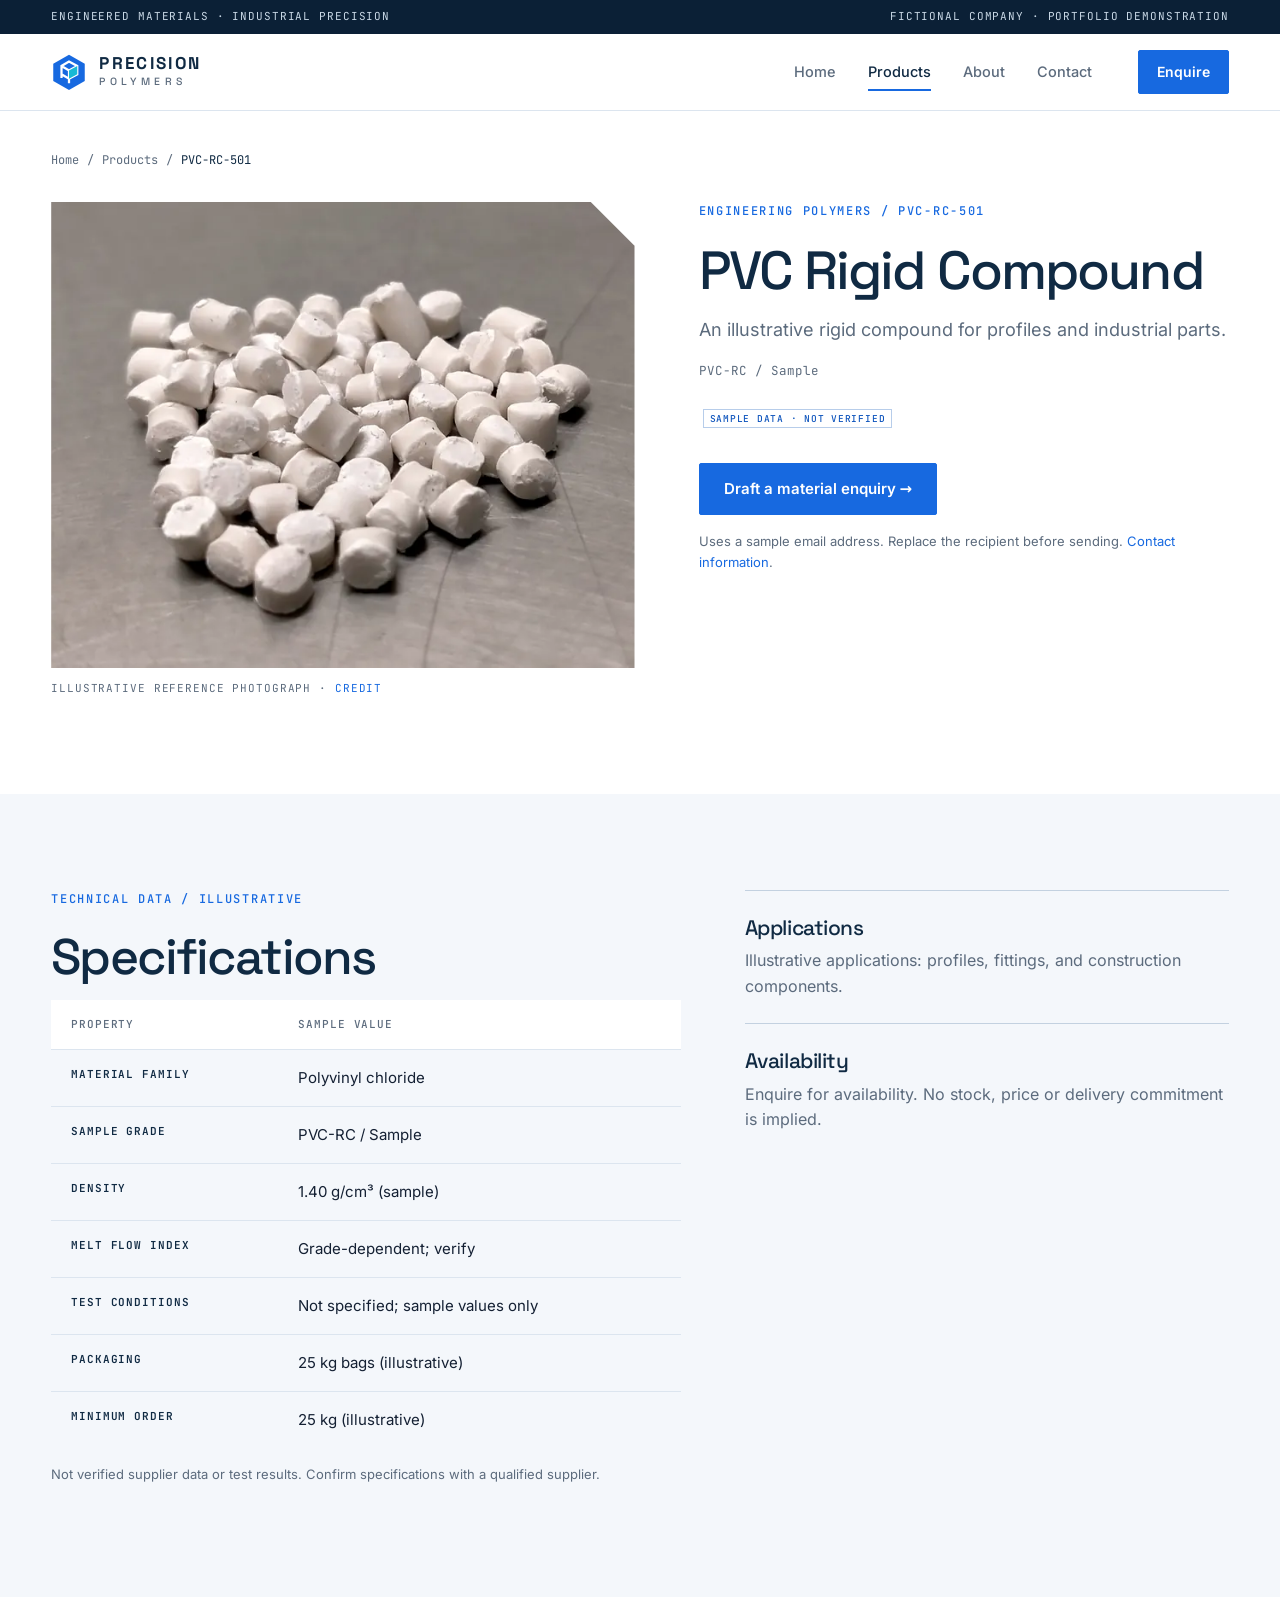
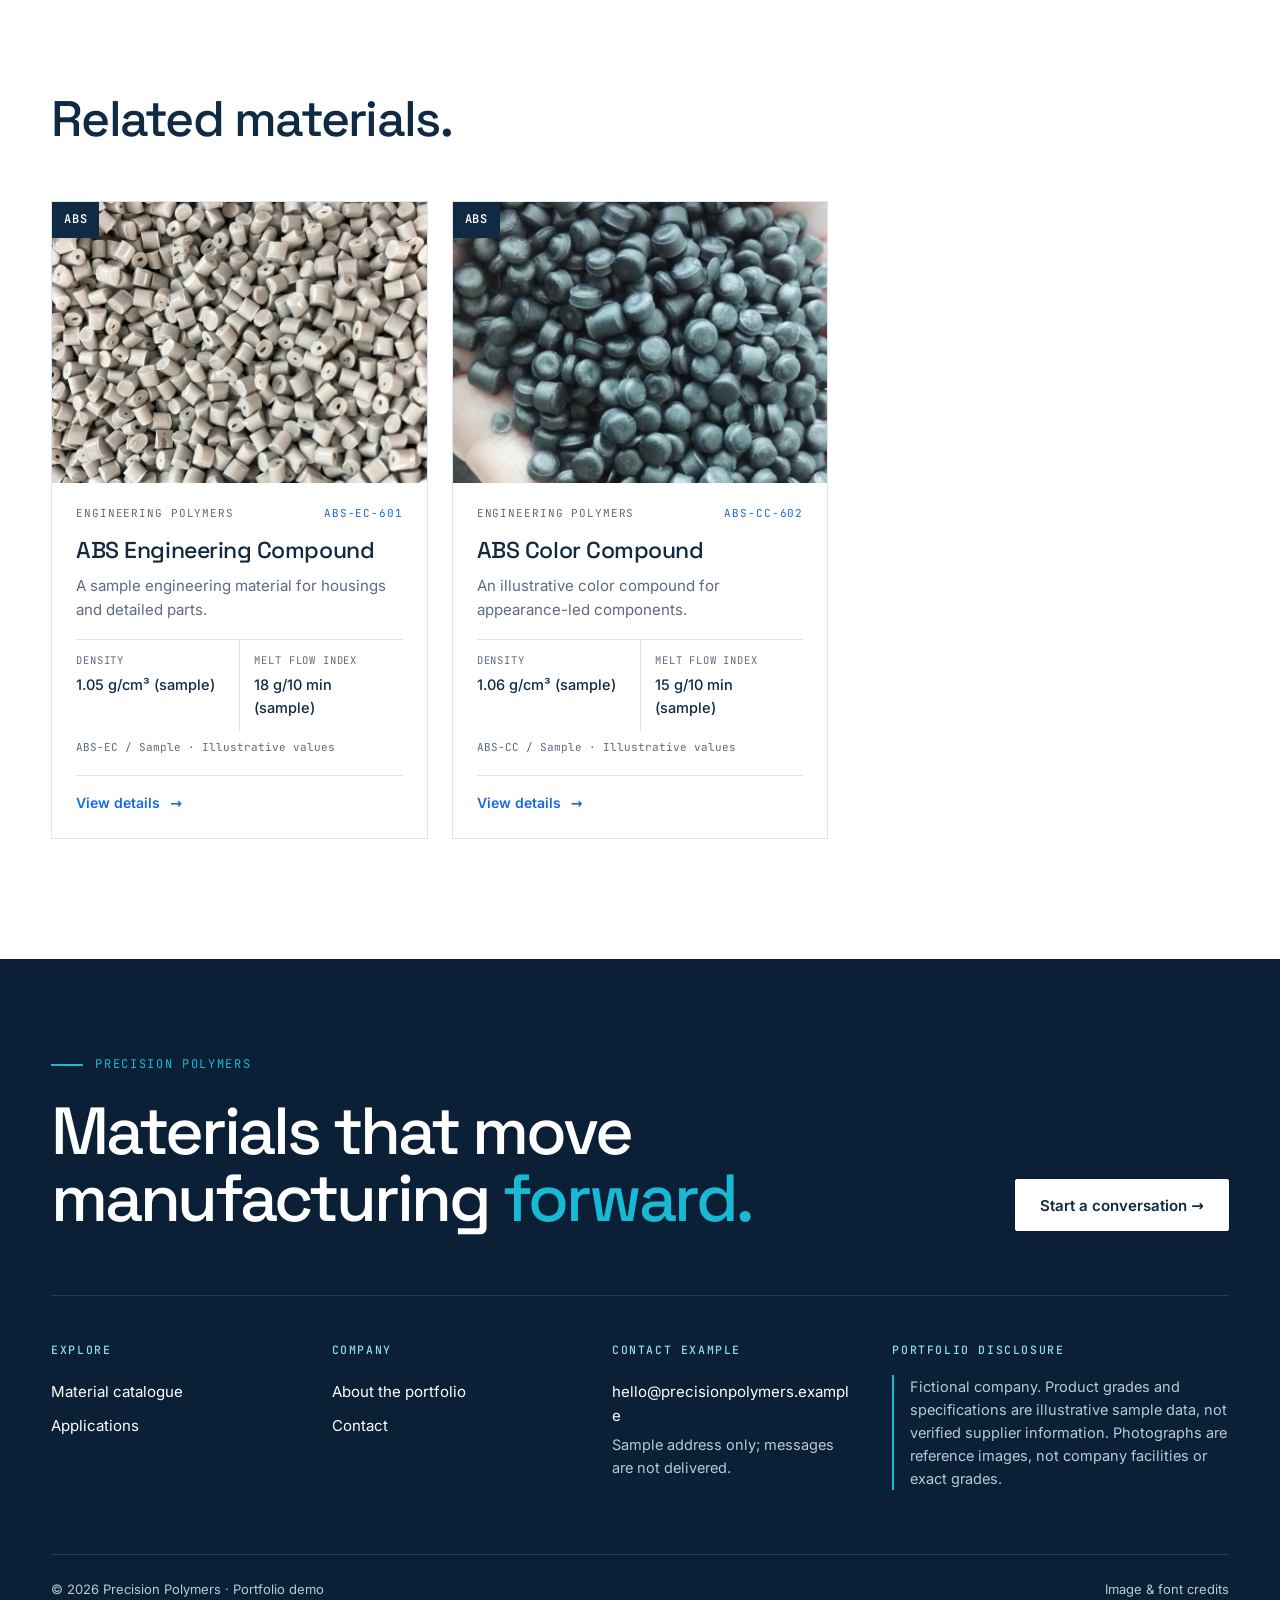
<file: products/pvc-rigid-compound.html>
<!doctype html>
<html lang="en"><head><meta charset="utf-8"><meta name="viewport" content="width=device-width, initial-scale=1">
<title>PVC Rigid Compound | Precision Polymers</title><meta name="description" content="PVC Rigid Compound. Explore sample polymer grades, material specifications and applications in the Precision Polymers portfolio demonstration.">
<meta name="theme-color" content="#102a43"><meta property="og:title" content="PVC Rigid Compound | Precision Polymers"><meta property="og:type" content="website"><meta property="og:description" content="A fictional polymer company portfolio with an illustrative material catalogue.">
<link rel="icon" href="../assets/images/mark.svg" type="image/svg+xml"><link rel="stylesheet" href="../assets/css/main.css"><link rel="stylesheet" href="../assets/css/site.css"><script src="../assets/js/site.js" defer></script></head>
<body><a class="skip" href="#main">Skip to content</a><div class="demo-bar"><div class="container"><span>Engineered materials · Industrial precision</span><span>Fictional company · Portfolio demonstration</span></div></div>
<header class="site-header" data-header><div class="container nav-wrap"><a class="brand" href="../index.html" aria-label="Precision Polymers home"><img src="../assets/images/mark.svg" alt="" width="36" height="36"><span>Precision<small>Polymers</small></span></a><nav id="navigation" aria-label="Main navigation"><a href="../index.html">Home</a><a href="../products.html" aria-current="page">Products</a><a href="../about.html">About</a><a href="../contact.html">Contact</a></nav><a class="button nav-quote" href="../contact.html">Enquire</a><button class="menu-toggle" type="button" aria-expanded="false" aria-controls="navigation">Menu <span aria-hidden="true">☰</span></button></div></header>
<main id="main"><section class="detail"><div class="container"><nav class="breadcrumb" aria-label="Breadcrumb"><a href="../index.html">Home</a><span>/</span><a href="../products.html">Products</a><span>/</span><span aria-current="page">PVC-RC-501</span></nav><div class="detail-grid"><figure class="detail-frame"><img src="../assets/images/pellets-compound-800.webp" alt="White compound pellets on a grey surface" width="800" height="600" fetchpriority="high"><figcaption>Illustrative reference photograph · <a href="../credits.html">Credit</a></figcaption></figure><div class="detail-info"><p class="eyebrow">Engineering polymers / PVC-RC-501</p><h1>PVC Rigid Compound</h1><p class="lead">An illustrative rigid compound for profiles and industrial parts.</p><p class="identifier">PVC-RC / Sample</p><span class="data-flag">Sample data · Not verified</span><div class="enquiry-box"><a class="button" href="mailto:hello@precisionpolymers.example?subject=Material%20enquiry%20%E2%80%94%20PVC-RC-501&amp;body=Material%3A%20PVC%20Rigid%20Compound%0AGrade%3A%20PVC-RC%20/%20Sample%0AQuantity%3A%0AApplication%3A%0AProcessing%20method%3A%0ADelivery%20requirements%3A%0A%0A">Draft a material enquiry →</a><p class="fine-print">Uses a sample email address. Replace the recipient before sending. <a href="../contact.html">Contact information</a>.</p></div></div></div></div></section><section class="detail-specs"><div class="container detail-specs-grid"><div><p class="eyebrow">Technical data / Illustrative</p><h2>Specifications</h2><table class="spec-table"><caption class="sr-only">Sample specifications for PVC Rigid Compound</caption><thead><tr><th scope="col">Property</th><th scope="col">Sample value</th></tr></thead><tbody><tr><th scope="row">Material family</th><td>Polyvinyl chloride</td></tr><tr><th scope="row">Sample grade</th><td>PVC-RC / Sample</td></tr><tr><th scope="row">Density</th><td>1.40 g/cm³ (sample)</td></tr><tr><th scope="row">Melt flow index</th><td>Grade-dependent; verify</td></tr><tr><th scope="row">Test conditions</th><td>Not specified; sample values only</td></tr><tr><th scope="row">Packaging</th><td>25 kg bags (illustrative)</td></tr><tr><th scope="row">Minimum order</th><td>25 kg (illustrative)</td></tr></tbody></table><p class="fine-print">Not verified supplier data or test results. Confirm specifications with a qualified supplier.</p></div><div class="detail-notes"><article><h3>Applications</h3><p>Illustrative applications: profiles, fittings, and construction components.</p></article><article><h3>Availability</h3><p>Enquire for availability. No stock, price or delivery commitment is implied.</p></article></div></div></section><section class="related"><div class="container"><header class="section-head"><h2>Related materials.</h2></header><div class="product-grid"><article class="product-card" data-product data-name="ABS Engineering Compound" data-material="ABS" data-category="engineering-polymers" data-search="abs engineering compound abs-ec-601 abs engineering-polymers abs-ec / sample pellets-grey a sample engineering material for housings and detailed parts. illustrative applications: appliance housings, trim, and molded enclosures. 1.05 g/cm³ (sample) 18 g/10 min (sample) true"><a class="product-image" href="../products/abs-engineering-compound.html" tabindex="-1" aria-hidden="true"><img src="../assets/images/pellets-grey-800.webp" alt="Densely packed grey cylindrical polymer pellets" width="800" height="600" loading="lazy" decoding="async"><span class="product-code">ABS</span></a><div class="product-body"><p class="product-kicker"><span>Engineering polymers</span><span>ABS-EC-601</span></p><h3><a href="../products/abs-engineering-compound.html">ABS Engineering Compound</a></h3><p class="product-summary">A sample engineering material for housings and detailed parts.</p><dl class="product-specs"><div><dt>Density</dt><dd>1.05 g/cm³ (sample)</dd></div><div><dt>Melt flow index</dt><dd>18 g/10 min (sample)</dd></div></dl><p class="spec-note">ABS-EC / Sample · Illustrative values</p><div class="card-actions"><a class="text-link" href="../products/abs-engineering-compound.html">View details <span class="sr-only">for ABS Engineering Compound</span> →</a></div></div></article><article class="product-card" data-product data-name="ABS Color Compound" data-material="ABS" data-category="engineering-polymers" data-search="abs color compound abs-cc-602 abs engineering-polymers abs-cc / sample pellets-black an illustrative color compound for appearance-led components. illustrative applications: consumer housings, covers, and display components. 1.06 g/cm³ (sample) 15 g/10 min (sample)"><a class="product-image" href="../products/abs-color-compound.html" tabindex="-1" aria-hidden="true"><img src="../assets/images/pellets-black-800.webp" alt="Dark polymer pellets for injection moulding held in a hand" width="800" height="600" loading="lazy" decoding="async"><span class="product-code">ABS</span></a><div class="product-body"><p class="product-kicker"><span>Engineering polymers</span><span>ABS-CC-602</span></p><h3><a href="../products/abs-color-compound.html">ABS Color Compound</a></h3><p class="product-summary">An illustrative color compound for appearance-led components.</p><dl class="product-specs"><div><dt>Density</dt><dd>1.06 g/cm³ (sample)</dd></div><div><dt>Melt flow index</dt><dd>15 g/10 min (sample)</dd></div></dl><p class="spec-note">ABS-CC / Sample · Illustrative values</p><div class="card-actions"><a class="text-link" href="../products/abs-color-compound.html">View details <span class="sr-only">for ABS Color Compound</span> →</a></div></div></article></div></div></section></main><footer class="site-footer"><div class="container"><div class="footer-statement"><p class="footer-kicker">Precision Polymers</p><p class="footer-display">Materials that move<br>manufacturing <span>forward.</span></p><a class="button light" href="../contact.html">Start a conversation →</a></div><div class="footer-grid"><div><h2>Explore</h2><a href="../products.html">Material catalogue</a><a href="../index.html#applications">Applications</a></div><div><h2>Company</h2><a href="../about.html">About the portfolio</a><a href="../contact.html">Contact</a></div><div><h2>Contact example</h2><a href="mailto:hello@precisionpolymers.example?subject=Material%20enquiry&amp;body=Quantity%3A%0AApplication%3A%0AProcessing%20method%3A%0ADelivery%20requirements%3A%0A%0A">hello@precisionpolymers.example</a><p>Sample address only; messages are not delivered.</p></div><div class="footer-disclosure"><h2>Portfolio disclosure</h2><p>Fictional company. Product grades and specifications are illustrative sample data, not verified supplier information. Photographs are reference images, not company facilities or exact grades.</p></div></div><div class="footer-bottom"><span>© 2026 Precision Polymers · Portfolio demo</span><a href="../credits.html">Image &amp; font credits</a></div></div></footer></body></html>
</file>
<file: assets/css/main.css>
@import url('type.css');

/* ==========================================================================
   Precision Polymers — editorial industrial design system
   ========================================================================== */
:root {
  --navy: #102a43;
  --navy-deep: #0b2036;
  --blue: #1769e0;
  --blue-dark: #0f55bd;
  --cyan: #17b9d5;
  --white: #fff;
  --bg: #f4f7fb;
  --pale: #e8f2fc;
  --ink: #142033;
  --muted: #5c6b7d;
  --border: #dce5ef;
  --border-strong: #c3d1e0;
  --on-navy: #b9c9d9;
  --error: #b42318;
  --success: #146c43;
  --display: 'Space Grotesk', 'Segoe UI', system-ui, sans-serif;
  --body: 'Inter', 'Segoe UI', system-ui, -apple-system, sans-serif;
  --mono: 'JetBrains Mono', ui-monospace, 'Cascadia Mono', Consolas, monospace;
  --gutter: clamp(16px, 4vw, 56px);
  --max: 1320px;
  --header: 76px;
  --ease: cubic-bezier(.2, .7, .2, 1);
  --grid-lines: linear-gradient(rgba(16, 42, 67, .055) 1px, transparent 1px), linear-gradient(90deg, rgba(16, 42, 67, .055) 1px, transparent 1px);
  --chamfer: polygon(0 0, calc(100% - 44px) 0, 100% 44px, 100% 100%, 0 100%);
}

/* ---------- Base ---------- */
*, *::before, *::after { box-sizing: border-box; }
html { scroll-behavior: smooth; scroll-padding-top: calc(var(--header) + 16px); -webkit-text-size-adjust: 100%; }
body { margin: 0; color: var(--ink); background: var(--white); font-family: var(--body); font-size: 16px; line-height: 1.6; text-rendering: optimizeLegibility; -webkit-font-smoothing: antialiased; }
h1, h2, h3, p { margin: 0 0 16px; }
h1, h2, h3 { color: var(--navy); font-family: var(--display); font-weight: 500; letter-spacing: -.035em; line-height: 1.05; overflow-wrap: break-word; }
h1 { font-size: clamp(40px, 5.6vw, 84px); }
h2 { font-size: clamp(32px, 3.9vw, 58px); }
h3 { font-size: 22px; letter-spacing: -.02em; line-height: 1.2; }
p { color: var(--muted); }
a { color: var(--blue); text-decoration: none; }
a:hover { color: var(--blue-dark); }
img { display: block; max-width: 100%; height: auto; }
button, input, select, textarea { font: inherit; color: inherit; }
button { cursor: pointer; }
button:disabled { opacity: .7; cursor: wait; }
code { font-family: var(--mono); font-size: .9em; background: var(--bg); padding: 2px 6px; }
:focus-visible { outline: 3px solid var(--cyan); outline-offset: 3px; }
::selection { background: var(--pale); color: var(--navy); }
.container { width: calc(100% - 2 * var(--gutter)); max-width: var(--max); margin-inline: auto; }
.narrow { max-width: 760px; }
.center { text-align: center; }
.sr-only { position: absolute !important; width: 1px; height: 1px; padding: 0; margin: -1px; overflow: hidden; clip: rect(0 0 0 0); white-space: nowrap; border: 0; }
.skip { position: fixed; top: -100px; left: 16px; z-index: 100; background: var(--navy); padding: 14px 18px; color: #fff; font-weight: 600; }
.skip:focus { top: 12px; color: #fff; }
.icon { width: 16px; height: 16px; flex: none; transition: transform .25s var(--ease); }

/* ---------- Type utilities ---------- */
.eyebrow { display: flex; align-items: center; gap: 12px; margin-bottom: 22px; font-family: var(--mono); font-size: 12px; font-weight: 500; letter-spacing: .14em; text-transform: uppercase; color: var(--blue); }
.eyebrow .rule { width: 32px; height: 2px; background: var(--blue); }
.eyebrow .num { display: inline-grid; place-items: center; min-width: 34px; height: 24px; padding: 0 6px; border: 1px solid currentColor; font-size: 11px; letter-spacing: .04em; }
.eyebrow.light { color: #fff; }
.eyebrow .sep { opacity: .5; }
.mono-label { font-family: var(--mono); font-size: 11px; font-weight: 500; letter-spacing: .12em; text-transform: uppercase; color: var(--muted); margin-bottom: 12px; }
.lead { font-size: 18px; line-height: 1.65; }
.fine-print { font-size: 13px; line-height: 1.6; color: var(--muted); margin-top: 16px; }
.muted { color: var(--muted); }
.preserve { white-space: pre-wrap; overflow-wrap: anywhere; }
.data-flag { display: inline-block; vertical-align: middle; margin-left: 4px; padding: 2px 6px; border: 1px solid #b7cdea; color: var(--blue-dark); background: #fff; font-family: var(--mono); font-size: 9.5px; font-weight: 500; letter-spacing: .08em; text-transform: uppercase; line-height: 1.4; white-space: nowrap; }
.text-link { display: inline-flex; align-items: center; gap: 10px; font-weight: 600; font-size: 14px; color: var(--blue); }
.text-link:hover .icon, .button:hover .icon { transform: translateX(4px); }
.text-link.light { color: #fff; }
.text-link.light:hover { color: #bfe9f2; }

/* ---------- Buttons ---------- */
.button { display: inline-flex; align-items: center; justify-content: center; gap: 14px; min-height: 52px; padding: 12px 24px; border: 1px solid var(--blue); border-radius: 2px; background: var(--blue); color: #fff; font-family: var(--body); font-size: 15px; font-weight: 600; line-height: 1.3; text-align: center; transition: background-color .2s, border-color .2s, color .2s; }
.button:hover { background: var(--navy); border-color: var(--navy); color: #fff; }
.button.secondary { background: transparent; color: var(--navy); border-color: var(--navy); }
.button.secondary:hover { background: var(--navy); color: #fff; }
.button.light { background: #fff; border-color: #fff; color: var(--navy); }
.button.light:hover { background: var(--cyan); border-color: var(--cyan); color: var(--navy); }
.button.outline-light { background: transparent; border-color: rgba(255, 255, 255, .55); color: #fff; }
.button.outline-light:hover { background: #fff; color: var(--navy); }
.button.small { min-height: 44px; padding: 8px 16px; font-size: 14px; }
.button-row { display: flex; flex-wrap: wrap; gap: 12px; margin: 32px 0; }
.button-row.centered { justify-content: center; }
.add-button { display: inline-flex; align-items: center; gap: 8px; min-height: 44px; padding: 8px 14px; border: 1px solid var(--blue); border-radius: 2px; background: #fff; color: var(--blue); font-size: 14px; font-weight: 600; white-space: nowrap; transition: background-color .2s, color .2s; }
.add-button:hover { background: var(--blue); color: #fff; }
.icon-button { display: inline-grid; place-items: center; min-width: 44px; min-height: 44px; border: 1px solid var(--border-strong); border-radius: 2px; background: #fff; color: var(--muted); font-size: 22px; line-height: 1; }
.icon-button:hover { border-color: var(--error); color: var(--error); }

/* ---------- Demo bar & header ---------- */
.demo-bar { background: var(--navy-deep); color: #c9d8e6; font-family: var(--mono); font-size: 11px; letter-spacing: .08em; text-transform: uppercase; padding: 8px 0; }
.demo-bar .container { display: flex; justify-content: space-between; gap: 16px; }
.dot { display: inline-block; width: 6px; height: 6px; margin-right: 8px; border-radius: 50%; background: var(--cyan); vertical-align: middle; }
.site-header { position: sticky; top: 0; z-index: 50; background: rgba(255, 255, 255, .97); border-bottom: 1px solid var(--border); transition: box-shadow .25s; }
.site-header.is-scrolled { box-shadow: 0 10px 30px rgba(16, 42, 67, .07); }
.nav-wrap { display: flex; align-items: center; gap: 32px; min-height: var(--header); }
.brand { display: flex; align-items: center; gap: 12px; color: var(--navy); font-family: var(--display); font-weight: 700; font-size: 17px; letter-spacing: .14em; text-transform: uppercase; line-height: 1; flex-shrink: 0; }
.brand small { display: block; margin-top: 5px; font-size: 10.5px; font-weight: 500; letter-spacing: .42em; color: var(--muted); }
.brand:hover { color: var(--navy); }
#navigation { display: flex; gap: 4px; margin-left: auto; }
#navigation > a { position: relative; padding: 10px 14px; font-size: 14.5px; font-weight: 500; color: var(--muted); }
#navigation > a::after { content: ''; position: absolute; left: 14px; right: 14px; bottom: 2px; height: 2px; background: var(--blue); transform: scaleX(0); transform-origin: left; transition: transform .25s var(--ease); }
#navigation > a:hover { color: var(--navy); }
#navigation > a:hover::after, #navigation > a[aria-current]::after { transform: scaleX(1); }
#navigation > a[aria-current] { color: var(--navy); }
.nav-quote { min-height: 44px; padding: 8px 18px; font-size: 14px; gap: 10px; }
.nav-quote-short { display: none; }
.count { display: inline-grid; place-items: center; min-width: 22px; height: 22px; padding: 0 6px; border-radius: 11px; background: #fff; color: var(--blue); font-family: var(--mono); font-size: 12px; }
.menu-toggle { display: none; align-items: center; gap: 12px; min-height: 44px; min-width: 44px; padding: 8px 12px; border: 1px solid var(--border-strong); border-radius: 2px; background: #fff; color: var(--navy); font-weight: 600; font-size: 14px; }
.burger { display: grid; gap: 5px; width: 18px; }
.burger i { display: block; height: 2px; background: currentColor; transition: transform .25s var(--ease); }
.menu-toggle[aria-expanded='true'] .burger i:first-child { transform: translateY(3.5px) rotate(45deg); }
.menu-toggle[aria-expanded='true'] .burger i:last-child { transform: translateY(-3.5px) rotate(-45deg); }

/* ---------- Shared section scaffolding ---------- */
.section { padding-block: 96px; }
.section-head { display: grid; gap: 8px; max-width: 760px; margin-bottom: 56px; }
.section-head h2 { margin: 0; }
.section-head p { margin: 0; font-size: 17px; }
.section-head.split { max-width: none; grid-template-columns: minmax(0, 1.25fr) minmax(0, 1fr); gap: 48px; align-items: end; }
.section-head.split > div:last-child { display: grid; gap: 20px; justify-items: start; }
.section-heading { display: flex; justify-content: space-between; align-items: center; gap: 24px; margin-bottom: 24px; }
.section-heading h2 { margin: 0; }
.crosshair { position: absolute; width: 22px; height: 22px; pointer-events: none; }
.crosshair::before, .crosshair::after { content: ''; position: absolute; background: var(--cyan); }
.crosshair::before { left: 10px; top: 0; width: 2px; height: 22px; }
.crosshair::after { top: 10px; left: 0; height: 2px; width: 22px; }
.crosshair.c1 { left: 14px; bottom: 14px; }
.crosshair.c2 { right: 14px; top: 58px; }
.photo-credit { margin: 12px 0 0; font-size: 12px; color: var(--muted); text-align: right; }

/* ---------- Hero ---------- */
.hero { position: relative; overflow: clip; padding-top: 64px; background: var(--bg); background-image: var(--grid-lines); background-size: 88px 88px; background-position: -1px -1px; }
.hero-grid { display: grid; grid-template-columns: minmax(0, 1fr) minmax(0, 1fr); gap: clamp(40px, 6vw, 96px); align-items: center; }
.hero-copy { padding-bottom: 48px; }
.display { font-size: clamp(46px, 6.3vw, 100px); line-height: .96; letter-spacing: -.05em; margin-bottom: 32px; }
.display em { font-style: normal; color: var(--blue); }
.display .underline { background: linear-gradient(var(--cyan), var(--cyan)) 0 92% / 100% .11em no-repeat; padding-bottom: .04em; }
.js .display .underline { background-size: 0 .11em; transition: background-size 1.1s var(--ease) .35s; }
.js.is-loaded .display .underline { background-size: 100% .11em; }
.hero-lead { max-width: 540px; font-size: 18.5px; line-height: 1.65; }
.hero-note { display: flex; align-items: center; gap: 12px; max-width: 540px; margin: 40px 0 0; padding-top: 20px; border-top: 1px solid var(--border-strong); font-family: var(--mono); font-size: 12.5px; color: var(--navy); }
.hero-note-mark { width: 10px; height: 10px; background: var(--cyan); flex: none; }
.hero-visual { position: relative; padding-bottom: 8px; }
.hero-frame { position: relative; margin: 0; aspect-ratio: 4 / 5; max-height: min(78vh, 760px); width: 100%; margin-left: auto; overflow: hidden; background: var(--navy); clip-path: var(--chamfer); }
.hero-frame > img { width: 100%; height: 100%; object-fit: cover; object-position: 50% 45%; }
.tech-tag { position: absolute; font-family: var(--mono); font-size: 11px; letter-spacing: .1em; text-transform: uppercase; }
.tag-top { top: 18px; left: 18px; padding: 7px 10px; background: #fff; color: var(--navy); }
.tag-side { top: 50%; right: 14px; transform: translateY(-50%); writing-mode: vertical-rl; color: rgba(255, 255, 255, .85); font-size: 10px; text-shadow: 0 1px 3px rgba(0, 0, 0, .5); }
.hero-detail { position: absolute; left: -56px; bottom: 96px; width: clamp(180px, 17vw, 250px); margin: 0; padding: 8px; background: #fff; box-shadow: 0 24px 50px rgba(16, 42, 67, .18); }
.hero-detail img { width: 100%; aspect-ratio: 4 / 3; object-fit: cover; }
.hero-detail figcaption { padding: 10px 4px 4px; font-size: 12.5px; color: var(--navy); font-weight: 500; }
.hero-detail figcaption span { display: block; margin-bottom: 2px; font-family: var(--mono); font-size: 10px; letter-spacing: .12em; text-transform: uppercase; color: var(--blue); }
.hero-index { position: absolute; right: 0; bottom: 52px; display: flex; flex-wrap: wrap; gap: 2px; max-width: 70%; justify-content: flex-end; }
.hero-index span, .hero-index b { padding: 7px 10px; background: rgba(16, 42, 67, .92); color: #fff; font-family: var(--mono); font-size: 11px; font-weight: 500; letter-spacing: .08em; }
.hero-index span { background: var(--cyan); color: var(--navy); text-transform: uppercase; }
.hero-diagram { position: absolute; top: -36px; left: -36px; width: 120px; height: 120px; fill: none; stroke: var(--border-strong); stroke-width: 1; z-index: -1; }
.hero-diagram .sweep { stroke: var(--blue); stroke-width: 2; stroke-dasharray: 160; stroke-dashoffset: 0; }
.js .hero-diagram .sweep { stroke-dashoffset: 160; transition: stroke-dashoffset 1.6s var(--ease) .5s; }
.js.is-loaded .hero-diagram .sweep { stroke-dashoffset: 0; }
.hero-rail { display: flex; align-items: center; gap: 16px; margin-top: 40px; padding: 20px 0; border-top: 1px solid var(--border-strong); font-family: var(--mono); font-size: 11.5px; letter-spacing: .12em; text-transform: uppercase; color: var(--muted); }
.hero-rail i { flex: 1; height: 1px; background: var(--border-strong); }
.hero-rail span:first-child { color: var(--blue); }

/* ---------- Material collection selector ---------- */
.collection { padding-block: 120px 104px; background: #fff; }
.selector { display: grid; grid-template-columns: minmax(0, 1.3fr) minmax(0, 1fr); gap: clamp(32px, 5vw, 80px); align-items: start; }
.selector-list { list-style: none; margin: 0; padding: 0; border-top: 2px solid var(--navy); }
.selector-item { position: relative; display: grid; grid-template-columns: 44px minmax(110px, 190px) minmax(0, 1fr) auto 20px; align-items: center; gap: 16px; padding: 18px 8px 18px 0; border-bottom: 1px solid var(--border); color: var(--muted); transition: padding .3s var(--ease), color .2s, background-color .2s; }
.selector-item::before { content: ''; position: absolute; left: -1px; top: -1px; bottom: -1px; width: 3px; background: var(--blue); transform: scaleY(0); transition: transform .3s var(--ease); }
.selector-idx { font-family: var(--mono); font-size: 12px; color: var(--muted); }
.selector-code { font-family: var(--display); font-size: clamp(34px, 4vw, 58px); font-weight: 500; letter-spacing: -.045em; line-height: 1; color: var(--navy); transition: color .2s; }
.selector-name { font-size: 15px; }
.selector-count { font-family: var(--mono); font-size: 12px; white-space: nowrap; }
.selector-arrow { color: var(--blue); opacity: 0; transform: translateX(-8px); transition: opacity .2s, transform .3s var(--ease); }
.selector-item:hover, .selector-item:focus-visible, .selector-item.is-active { padding-left: 16px; color: var(--ink); background: linear-gradient(90deg, var(--bg), transparent); }
.selector-item:hover::before, .selector-item:focus-visible::before, .selector-item.is-active::before { transform: scaleY(1); }
.selector-item:hover .selector-code, .selector-item:focus-visible .selector-code, .selector-item.is-active .selector-code { color: var(--blue); }
.selector-item:hover .selector-arrow, .selector-item:focus-visible .selector-arrow, .selector-item.is-active .selector-arrow { opacity: 1; transform: none; }
.selector-preview { position: sticky; top: calc(var(--header) + 24px); }
.selector-media { position: relative; aspect-ratio: 4 / 3; overflow: hidden; background: var(--navy); clip-path: var(--chamfer); }
.selector-media img { width: 100%; height: 100%; object-fit: cover; transition: opacity .3s, transform .6s var(--ease); }
.selector-media.is-swapping img { opacity: .35; transform: scale(1.03); }
.selector-ghost { position: absolute; left: 20px; bottom: -.16em; font-family: var(--display); font-size: clamp(80px, 10vw, 150px); font-weight: 600; letter-spacing: -.06em; line-height: 1; color: transparent; -webkit-text-stroke: 1.5px rgba(255, 255, 255, .92); }
.selector-copy { padding-top: 28px; }
.selector-copy h3 { font-size: 28px; margin-bottom: 10px; }
.category-strip { display: grid; grid-template-columns: 170px repeat(3, minmax(0, 1fr)); gap: 0; margin-top: 72px; border-top: 1px solid var(--border); }
.category-strip > .mono-label { margin: 0; padding: 24px 16px 0 0; }
.category-strip a { position: relative; display: grid; gap: 6px; padding: 24px 48px 24px 24px; border-left: 1px solid var(--border); color: var(--navy); transition: background-color .2s; }
.category-strip a:hover { background: var(--bg); }
.category-strip b { font-family: var(--display); font-size: 20px; font-weight: 500; letter-spacing: -.02em; }
.category-strip small { font-size: 14px; color: var(--muted); }
.category-strip .icon { position: absolute; right: 20px; top: 28px; color: var(--blue); }

/* ---------- Product cards ---------- */
.product-grid { display: grid; grid-template-columns: repeat(3, minmax(0, 1fr)); gap: 24px; }
.product-card { position: relative; display: flex; flex-direction: column; min-width: 0; background: #fff; border: 1px solid var(--border); transition: border-color .25s, box-shadow .25s, transform .25s var(--ease); }
.product-card:hover { border-color: var(--border-strong); box-shadow: 0 24px 48px rgba(16, 42, 67, .1); }
.product-card:focus-within { border-color: var(--blue); }
.product-image { position: relative; display: block; aspect-ratio: 4 / 3; overflow: hidden; background: var(--pale); }
.product-image img { width: 100%; height: 100%; object-fit: cover; transition: transform .8s var(--ease); }
.product-card:hover .product-image img { transform: scale(1.05); }
.product-code { position: absolute; top: 0; left: 0; padding: 8px 12px; background: var(--navy); color: #fff; font-family: var(--mono); font-size: 12px; font-weight: 600; letter-spacing: .06em; }
.product-index { position: absolute; top: 0; right: 0; padding: 8px 12px; background: #fff; color: var(--navy); font-family: var(--mono); font-size: 12px; }
.product-body { display: flex; flex-direction: column; flex: 1; padding: 22px 24px 24px; }
.product-kicker { display: flex; justify-content: space-between; gap: 12px; margin-bottom: 14px; font-family: var(--mono); font-size: 11px; letter-spacing: .08em; text-transform: uppercase; color: var(--muted); }
.product-kicker span:last-child { color: var(--blue); }
.product-body h3 { font-size: 23px; margin-bottom: 10px; }
.product-body h3 a { color: var(--navy); background: linear-gradient(currentColor, currentColor) 0 100% / 0 1px no-repeat; transition: background-size .3s var(--ease), color .2s; }
.product-body h3 a:hover { color: var(--blue); background-size: 100% 1px; }
.product-summary { font-size: 15px; line-height: 1.55; margin-bottom: 18px; }
.product-specs { display: grid; grid-template-columns: 1fr 1fr; margin: 0 0 8px; border-top: 1px solid var(--border); }
.product-specs div { padding: 12px 12px 12px 0; min-width: 0; }
.product-specs div + div { padding-left: 14px; border-left: 1px solid var(--border); }
.product-specs dt { margin-bottom: 4px; font-family: var(--mono); font-size: 10.5px; letter-spacing: .08em; text-transform: uppercase; color: var(--muted); }
.product-specs dd { margin: 0; font-size: 14.5px; font-weight: 500; color: var(--navy); overflow-wrap: anywhere; }
.spec-note { margin: 0 0 18px; font-family: var(--mono); font-size: 11px; color: var(--muted); }
.card-actions { display: flex; flex-wrap: wrap; justify-content: space-between; align-items: center; gap: 12px; margin-top: auto; padding-top: 16px; border-top: 1px solid var(--border); }
.card-actions form { margin: 0; }
.compare-toggle { display: inline-flex; flex-direction: row; align-items: center; gap: 10px; align-self: flex-start; margin-top: 14px; min-height: 32px; font-family: var(--mono); font-size: 12px; letter-spacing: .06em; text-transform: uppercase; color: var(--muted); cursor: pointer; }
.compare-toggle input { width: 18px; height: 18px; margin: 0; accent-color: var(--blue); }
.compare-toggle:has(input:checked) { color: var(--blue); }
.material-chip { display: none; }

/* ---------- Featured ---------- */
.featured { padding-block: 120px; background: var(--bg); background-image: var(--grid-lines); background-size: 88px 88px; }
.featured-grid { display: grid; grid-template-columns: repeat(12, minmax(0, 1fr)); gap: 24px; }
.featured-grid .product-card { grid-column: span 6; }
.featured-grid .product-card:first-child { grid-column: 1 / span 7; grid-row: span 2; }
.featured-grid .product-card:first-child .product-image { aspect-ratio: auto; flex: 1 1 340px; min-height: 340px; }
.featured-grid .product-card:first-child .product-body { flex: 0 0 auto; }
.featured-grid .product-card:first-child h3 { font-size: clamp(26px, 2.4vw, 34px); }
.featured-grid .product-card:not(:first-child) { grid-column: span 5; flex-direction: row; }
.featured-grid .product-card:not(:first-child) .product-image { flex: 0 0 40%; aspect-ratio: auto; min-height: 100%; }
.featured-grid .product-card:not(:first-child) .product-summary { display: none; }

/* ---------- Industries ---------- */
.industries { padding-block: 120px; background: #fff; }
.industry-mosaic { list-style: none; margin: 0; padding: 0; display: grid; grid-template-columns: repeat(12, minmax(0, 1fr)); gap: 40px 24px; }
.industry-tile { grid-column: span 4; }
.industry-tile:nth-child(1) { grid-column: span 7; }
.industry-tile:nth-child(2) { grid-column: span 5; }
.industry-tile:nth-child(6) { grid-column: 1 / -1; }
.industry-tile a { display: block; height: 100%; color: inherit; }
.industry-media { display: block; position: relative; aspect-ratio: 4 / 3; overflow: hidden; background: var(--pale); }
.industry-tile:nth-child(1) .industry-media { aspect-ratio: 16 / 10; }
.industry-tile:nth-child(2) .industry-media { aspect-ratio: 8 / 7; }
.industry-media img { width: 100%; height: 100%; object-fit: cover; transition: transform .9s var(--ease); }
.industry-tile a:hover .industry-media img { transform: scale(1.05); }
.industry-caption { display: grid; grid-template-columns: 44px minmax(0, 1fr); gap: 4px 12px; padding-top: 18px; }
.industry-idx { grid-row: span 2; padding-top: 6px; font-family: var(--mono); font-size: 12px; color: var(--blue); }
.industry-name { font-family: var(--display); font-size: 24px; line-height: 1.15; font-weight: 500; letter-spacing: -.025em; color: var(--navy); }
.industry-text { font-size: 15px; color: var(--muted); }
.industry-tile:nth-child(6) a { display: grid; grid-template-columns: minmax(0, 7fr) minmax(0, 5fr); background: var(--navy); }
.industry-tile:nth-child(6) .industry-media { aspect-ratio: 21 / 9; }
.industry-tile:nth-child(6) .industry-caption { align-content: center; padding: 40px; }
.industry-tile:nth-child(6) .industry-name { color: #fff; font-size: 32px; }
.industry-tile:nth-child(6) .industry-text { color: var(--on-navy); }
.industry-tile:nth-child(6) .industry-idx { color: var(--cyan); }

/* ---------- Quality feature ---------- */
.quality-feature { overflow: clip; padding-block: 120px 136px; background: var(--pale); }
.quality-grid { display: grid; grid-template-columns: minmax(0, 1.15fr) minmax(0, 1fr); gap: clamp(40px, 6vw, 96px); align-items: center; }
.quality-media { position: relative; padding-bottom: 56px; }
.quality-main { margin: 0; }
.quality-main img { width: 100%; aspect-ratio: 4 / 3; object-fit: cover; clip-path: var(--chamfer); }
.quality-main figcaption, .quality-inset figcaption, .page-hero-figure figcaption, .industry-row figcaption, .quality-aside figcaption, .about-strip figcaption { margin-top: 10px; font-family: var(--mono); font-size: 11px; letter-spacing: .08em; text-transform: uppercase; color: var(--muted); }
.quality-inset { position: absolute; right: -24px; bottom: 0; width: clamp(170px, 36%, 260px); margin: 0; padding: 8px; background: #fff; box-shadow: 0 24px 50px rgba(16, 42, 67, .16); }
.quality-inset img { width: 100%; aspect-ratio: 4 / 3; object-fit: cover; }
.quality-inset figcaption { margin-top: 8px; color: var(--navy); }
.quality-copy h2 span { display: block; color: var(--blue); }
.flow { list-style: none; margin: 32px 0; padding: 0; }
.flow li { position: relative; display: grid; gap: 2px; padding: 0 0 22px 36px; }
.flow li::before { content: ''; position: absolute; left: 6px; top: 12px; bottom: -6px; width: 1px; background: #a9c3e2; }
.flow li:last-child::before { display: none; }
.flow-node { position: absolute; left: 0; top: 5px; width: 13px; height: 13px; border: 2px solid var(--blue); background: var(--pale); }
.flow b { font-family: var(--display); font-size: 19px; font-weight: 500; color: var(--navy); }
.flow span:not(.flow-node) { font-size: 15px; color: var(--muted); }
.disclaimer { padding: 16px 18px; border-left: 3px solid var(--blue); background: #fff; font-size: 14px; }
.disclaimer b { color: var(--navy); }

/* ---------- Process timeline ---------- */
.process { position: relative; padding-block: 120px; background: var(--navy); background-image: linear-gradient(rgba(255, 255, 255, .045) 1px, transparent 1px), linear-gradient(90deg, rgba(255, 255, 255, .045) 1px, transparent 1px); background-size: 88px 88px; color: #fff; }
.process h2, .process h3 { color: #fff; }
.process .eyebrow { color: var(--cyan); }
.process .section-head p { color: var(--on-navy); }
.timeline { position: relative; list-style: none; margin: 0; padding: 0; display: grid; grid-template-columns: repeat(4, minmax(0, 1fr)); gap: 32px; }
.timeline::before { content: ''; position: absolute; top: 32px; left: 32px; right: 12%; height: 1px; background: linear-gradient(90deg, var(--cyan), rgba(23, 185, 213, .25)); transform-origin: left; }
.js .timeline::before { transform: scaleX(0); transition: transform 1.4s var(--ease) .2s; }
.js .timeline.is-visible::before { transform: scaleX(1); }
.timeline-step { position: relative; }
.timeline-marker { position: relative; display: grid; place-items: center; width: 64px; height: 64px; margin-bottom: 32px; border: 1px solid var(--cyan); background: var(--navy); color: #fff; font-family: var(--display); font-size: 24px; font-weight: 500; }
.timeline-step:first-child .timeline-marker { background: var(--cyan); color: var(--navy); }
.timeline-step h3 { font-size: 24px; margin-bottom: 10px; }
.timeline-step p { color: var(--on-navy); font-size: 15.5px; }
.timeline-tag { display: inline-block; margin-top: 6px; padding: 5px 9px; border: 1px solid rgba(23, 185, 213, .45); font-family: var(--mono); font-size: 11px; letter-spacing: .08em; text-transform: uppercase; color: #bfe9f2; }
.process-cta { display: flex; flex-wrap: wrap; align-items: center; gap: 28px; margin-top: 72px; padding-top: 40px; border-top: 1px solid rgba(255, 255, 255, .14); }

/* ---------- Comparison ---------- */
.compare-teaser { padding-block: 120px; background: #fff; }
.compare-scroll { position: relative; max-width: 100%; overflow-x: auto; border: 1px solid var(--border); overscroll-behavior-x: contain; }
.compare-table { width: 100%; min-width: 760px; border-collapse: collapse; font-size: 15px; }
.compare-table th, .compare-table td { padding: 16px 20px; border-bottom: 1px solid var(--border); text-align: left; vertical-align: top; }
.compare-table thead th { background: var(--bg); vertical-align: bottom; border-bottom: 2px solid var(--navy); font-family: var(--body); font-size: 15px; letter-spacing: 0; text-transform: none; white-space: normal; color: var(--ink); min-width: 180px; }
.compare-table thead th a { display: block; margin-top: 12px; font-family: var(--display); font-size: 19px; font-weight: 500; letter-spacing: -.02em; color: var(--navy); line-height: 1.2; }
.compare-table thead th a:hover { color: var(--blue); }
.compare-table thead small { display: block; margin-top: 4px; font-family: var(--mono); font-size: 11px; color: var(--muted); }
.compare-table tbody th { width: 220px; font-family: var(--mono); font-size: 11.5px; font-weight: 500; letter-spacing: .06em; text-transform: uppercase; color: var(--muted); }
.compare-table th[scope='row'], .compare-table thead th:first-child { position: sticky; left: 0; z-index: 1; background: #fff; box-shadow: 1px 0 0 var(--border); }
.compare-table thead th:first-child { background: var(--bg); }
.compare-table td { color: var(--ink); }
.compare-long { min-width: 200px; font-size: 14px; color: var(--muted) !important; }
.compare-code { display: inline-block; padding: 5px 9px; background: var(--navy); color: #fff; font-family: var(--mono); font-size: 12px; font-weight: 600; }
.compare-table tbody tr:hover td { background: var(--bg); }
.compare-actions td, .compare-actions th { border-bottom: 0; }
.compare-page { padding-block: 56px 120px; }
.compare-picker { display: grid; grid-template-columns: repeat(4, minmax(0, 1fr)) auto; gap: 16px; align-items: end; margin-bottom: 40px; padding: 24px; border: 1px solid var(--border); background: var(--bg); }
.caution { margin-top: 32px; padding: 24px 28px; border: 1px solid var(--border); border-left: 3px solid var(--blue); background: var(--bg); }
.caution p:last-child { margin: 0; }

/* ---------- CTA band ---------- */
.cta-band { padding-block: 104px; background: var(--blue); background-image: linear-gradient(rgba(255, 255, 255, .08) 1px, transparent 1px), linear-gradient(90deg, rgba(255, 255, 255, .08) 1px, transparent 1px); background-size: 88px 88px; color: #fff; }
.cta-grid { display: grid; grid-template-columns: minmax(0, 1.2fr) minmax(0, 1fr); gap: 48px; align-items: end; }
.cta-band h2 { margin: 0; color: #fff; font-size: clamp(40px, 5.4vw, 80px); line-height: .98; }
.cta-band p { color: #fff; font-size: 17px; }
.cta-band .button-row { margin: 24px 0 0; }
.cta-band.compact { padding-block: 72px; }
.cta-band.compact h2 { font-size: clamp(32px, 3.6vw, 52px); }
.cta-band.compact .cta-grid { align-items: center; }
.cta-band.compact .button-row { margin: 0; justify-content: flex-end; }

/* ---------- Footer ---------- */
.site-footer { padding-top: 96px; background: var(--navy-deep); color: var(--on-navy); }
.footer-statement { display: grid; grid-template-columns: minmax(0, 1fr) auto; gap: 24px 48px; align-items: end; padding-bottom: 64px; }
.footer-kicker { grid-column: 1 / -1; margin: 0; display: flex; align-items: center; gap: 12px; font-family: var(--mono); font-size: 12px; letter-spacing: .14em; text-transform: uppercase; color: var(--cyan); }
.footer-kicker::before { content: ''; width: 32px; height: 2px; background: var(--cyan); }
.footer-display { margin: 0; font-family: var(--display); font-size: clamp(36px, 5.2vw, 78px); font-weight: 500; line-height: 1; letter-spacing: -.045em; color: #fff; }
.footer-display span { color: var(--cyan); }
.footer-grid { display: grid; grid-template-columns: repeat(3, minmax(0, 1fr)) minmax(0, 1.4fr); gap: 40px; padding-block: 48px; border-top: 1px solid rgba(255, 255, 255, .12); }
.site-footer h2 { margin-bottom: 18px; font-family: var(--mono); font-size: 11.5px; font-weight: 500; letter-spacing: .14em; text-transform: uppercase; color: #8fdceb; }
.footer-grid a { display: block; width: fit-content; padding: 5px 0; color: #fff; font-size: 15px; }
.footer-grid a:hover { color: var(--cyan); }
.footer-grid p { color: var(--on-navy); font-size: 14.5px; }
.footer-grid p a { display: inline; color: #fff; text-decoration: underline; text-underline-offset: 3px; }
.footer-disclosure p { padding-left: 16px; border-left: 2px solid var(--cyan); }
.footer-bottom { display: flex; flex-wrap: wrap; justify-content: space-between; gap: 16px; padding-block: 24px 32px; border-top: 1px solid rgba(255, 255, 255, .12); font-size: 13px; }
.footer-bottom > div { display: flex; flex-wrap: wrap; gap: 8px 24px; }
.footer-bottom a { color: var(--on-navy); }
.footer-bottom a:hover { color: #fff; }

/* ---------- Inner page hero ---------- */
.page-hero { padding-block: 48px 64px; background: var(--bg); background-image: var(--grid-lines); background-size: 88px 88px; border-bottom: 1px solid var(--border); }
.page-hero-grid { display: grid; grid-template-columns: minmax(0, 1.2fr) minmax(0, 1fr); gap: 48px; align-items: end; }
.page-hero h1 { margin: 0; }
.page-hero-grid > p { margin: 0; font-size: 17px; max-width: 520px; }
.page-hero-media { display: grid; grid-template-columns: minmax(0, 1fr) minmax(0, 1fr); gap: 56px; align-items: center; }
.page-hero-media h1 { margin-bottom: 24px; }
.page-hero-figure { margin: 0; }
.page-hero-figure img { width: 100%; aspect-ratio: 4 / 3; object-fit: cover; clip-path: var(--chamfer); }
.breadcrumb { display: flex; flex-wrap: wrap; gap: 8px; margin-bottom: 32px; font-family: var(--mono); font-size: 12px; color: var(--muted); }
.breadcrumb a { color: var(--muted); }
.breadcrumb a:hover { color: var(--blue); }
.breadcrumb [aria-current] { color: var(--navy); overflow-wrap: anywhere; }

/* ---------- Catalog ---------- */
.material-tabs { display: flex; gap: 0; margin-top: 48px; overflow-x: auto; border-top: 1px solid var(--border-strong); scrollbar-width: thin; }
.material-tabs a { display: grid; gap: 2px; flex: none; min-width: 96px; padding: 16px 28px 4px 0; margin-right: 8px; color: var(--muted); box-shadow: inset 0 2px 0 transparent; transition: box-shadow .2s, color .2s; }
.material-tabs b { font-family: var(--display); font-size: 30px; font-weight: 500; letter-spacing: -.04em; color: var(--navy); line-height: 1.1; transition: color .2s; }
.material-tabs small { font-family: var(--mono); font-size: 11px; letter-spacing: .06em; text-transform: uppercase; }
.material-tabs a:hover b { color: var(--blue); }
.material-tabs a[aria-current] { box-shadow: inset 0 3px 0 var(--blue); }
.material-tabs a[aria-current] b { color: var(--blue); }
.catalog { padding-bottom: 120px; }
.filter-bar { position: relative; z-index: 2; display: grid; grid-template-columns: minmax(0, 2fr) repeat(3, minmax(0, 1fr)) auto; gap: 16px; align-items: end; margin-top: -1px; padding: 24px; background: #fff; border: 1px solid var(--border); border-top: 3px solid var(--navy); }
.filter-bar label > span, .compare-picker label > span, .quote-box label > span { font-family: var(--mono); font-size: 11px; font-weight: 500; letter-spacing: .1em; text-transform: uppercase; color: var(--muted); }
.filter-actions { display: flex; align-items: center; gap: 16px; }
.subtle-link { font-size: 14px; color: var(--muted); text-decoration: underline; text-underline-offset: 3px; white-space: nowrap; }
.results-bar { display: flex; flex-wrap: wrap; justify-content: space-between; align-items: baseline; gap: 12px; margin: 40px 0 24px; color: var(--muted); }
.results-bar strong { font-family: var(--display); font-size: 30px; font-weight: 500; color: var(--navy); }
.results-meta { font-family: var(--mono); font-size: 12px; letter-spacing: .06em; text-transform: uppercase; }
.compare-tray { display: flex; flex-wrap: wrap; justify-content: space-between; align-items: center; gap: 16px; margin-top: 32px; padding: 14px 16px 14px 24px; background: var(--navy); color: #fff; }
.compare-tray p { margin: 0; color: var(--on-navy); font-size: 14.5px; }
.compare-tray b { color: #fff; }
.compare-tray .button.secondary { border-color: #fff; color: #fff; }
.compare-tray .button.secondary:hover { background: #fff; color: var(--navy); }
.compare-tray .button[aria-disabled='true'] { opacity: .55; }
.compare-tray.has-selection { position: sticky; bottom: 16px; z-index: 5; box-shadow: 0 16px 40px rgba(16, 42, 67, .28); }
.pagination { display: flex; justify-content: center; align-items: center; gap: 20px; margin: 40px 0; font-family: var(--mono); font-size: 13px; }
.catalog-help { display: flex; flex-wrap: wrap; justify-content: space-between; align-items: center; gap: 24px; margin-top: 64px; padding: 40px; background: var(--pale); border-left: 3px solid var(--blue); }
.catalog-help h2 { font-size: clamp(26px, 2.6vw, 36px); margin-bottom: 8px; }
.catalog-help p { margin: 0; max-width: 560px; }
.empty { grid-column: 1 / -1; padding: 56px 24px; text-align: center; border: 1px dashed var(--border-strong); background: #fff; }
.empty h2 { font-size: clamp(26px, 3vw, 36px); }
.notice { margin: 24px 0; padding: 16px 18px; border: 1px solid var(--border); border-left: 3px solid var(--blue); background: var(--bg); font-size: 14px; color: var(--muted); }

/* ---------- Product detail ---------- */
.detail { padding-block: 40px 96px; }
.detail-grid { display: grid; grid-template-columns: minmax(0, 1.1fr) minmax(0, 1fr); gap: clamp(32px, 5vw, 80px); align-items: start; }
.detail-media { position: sticky; top: calc(var(--header) + 24px); }
.detail-frame { position: relative; margin: 0; }
.detail-frame > img { width: 100%; aspect-ratio: 5 / 4; object-fit: cover; background: var(--pale); clip-path: var(--chamfer); }
.detail-code { position: absolute; left: 20px; top: calc(100% - 40px - .8em); font-family: var(--display); font-size: clamp(72px, 10vw, 160px); font-weight: 600; letter-spacing: -.06em; line-height: 1; color: transparent; -webkit-text-stroke: 1.5px rgba(255, 255, 255, .95); pointer-events: none; }
.detail-frame .crosshair.c1 { bottom: 52px; }
.detail-frame figcaption { margin-top: 12px; font-family: var(--mono); font-size: 11px; letter-spacing: .08em; text-transform: uppercase; color: var(--muted); }
.detail-info h1 { font-size: clamp(36px, 4.2vw, 62px); margin-bottom: 16px; }
.identifier { display: flex; flex-wrap: wrap; align-items: center; gap: 8px 16px; margin-bottom: 24px; font-family: var(--mono); font-size: 12.5px; color: var(--muted); }
.identifier b { padding: 6px 10px; background: var(--navy); color: #fff; font-weight: 600; letter-spacing: .06em; }
.identifier span + span::before { content: '/'; margin-right: 16px; color: var(--border-strong); }
.pill-row { display: flex; flex-wrap: wrap; gap: 8px; margin: 24px 0; }
.status { display: inline-flex; align-items: center; gap: 8px; padding: 5px 10px; background: #e7f5ee; color: var(--success); font-size: 13px; font-weight: 500; white-space: nowrap; }
.status::before { content: ''; width: 6px; height: 6px; border-radius: 50%; background: currentColor; }
.pill-sample { display: inline-flex; padding: 5px 10px; border: 1px solid var(--border-strong); font-family: var(--mono); font-size: 11px; letter-spacing: .06em; text-transform: uppercase; color: var(--muted); }
.key-facts { display: grid; grid-template-columns: 1fr 1fr; margin: 0; border-top: 2px solid var(--navy); }
.key-facts div { padding: 16px 16px 16px 0; border-bottom: 1px solid var(--border); min-width: 0; }
.key-facts div:nth-child(even) { padding-left: 16px; border-left: 1px solid var(--border); }
.key-facts dt, .spec-summary dt, dl dt { margin-bottom: 6px; font-family: var(--mono); font-size: 11px; letter-spacing: .08em; text-transform: uppercase; color: var(--muted); }
.key-facts dd, dl dd { margin: 0; font-size: 16px; font-weight: 500; color: var(--navy); overflow-wrap: anywhere; }
.quote-box { margin-top: 32px; padding: 24px; background: var(--bg); border: 1px solid var(--border); }
.quote-box-fields { display: grid; grid-template-columns: minmax(0, 1fr) minmax(0, 1fr) auto; gap: 12px; align-items: end; }
.quote-box label { display: grid; gap: 8px; }
.quote-box .fine-print { margin: 12px 0 0; }
.detail-specs { padding-block: 96px; background: var(--bg); }
.detail-specs-grid { display: grid; grid-template-columns: minmax(0, 1.3fr) minmax(0, 1fr); gap: clamp(32px, 5vw, 80px); align-items: start; }
.spec-head { display: flex; flex-wrap: wrap; align-items: baseline; gap: 8px 16px; margin-bottom: 24px; }
.spec-head .eyebrow { flex-basis: 100%; margin-bottom: 4px; }
.spec-head h2 { margin: 0; }
.spec-table-wrap { position: relative; overflow-x: auto; background: #fff; border: 1px solid var(--border); }
table.spec-table { width: 100%; min-width: 0; border-collapse: collapse; font-size: 15px; }
.spec-table th, .spec-table td { padding: 16px 20px; border-bottom: 1px solid var(--border); text-align: left; vertical-align: top; }
.spec-table thead th { font-family: var(--mono); font-size: 11px; font-weight: 500; letter-spacing: .08em; text-transform: uppercase; color: var(--muted); background: #fff; }
.spec-table tbody th { font-weight: 600; color: var(--navy); }
.spec-table tbody tr:last-child > * { border-bottom: 0; }
.detail-notes { display: grid; gap: 0; }
.detail-notes article { position: relative; padding: 24px 0 24px 56px; border-top: 1px solid var(--border-strong); }
.detail-notes h3 { font-size: 21px; margin-bottom: 8px; }
.detail-notes p { margin-bottom: 0; }
.note-idx { position: absolute; left: 0; top: 26px; display: grid; place-items: center; width: 32px; height: 32px; border: 1px solid var(--navy); font-family: var(--mono); font-size: 12px; color: var(--navy); }
.detail-notes .text-link { margin-top: 16px; }
.related { padding-block: 96px 120px; }

/* ---------- Forms ---------- */
label { display: flex; flex-direction: column; gap: 8px; min-width: 0; font-size: 14px; font-weight: 600; color: var(--navy); }
.field-label { font-weight: 600; }
.req { color: var(--blue); }
.optional { color: var(--muted); font-weight: 400; }
input, select, textarea { width: 100%; min-width: 0; min-height: 50px; padding: 12px 14px; border: 1px solid var(--border-strong); border-radius: 2px; background: #fff; color: var(--ink); font-size: 15px; font-weight: 400; transition: border-color .15s, box-shadow .15s; }
select { appearance: none; padding-right: 40px; background-image: linear-gradient(45deg, transparent 50%, var(--navy) 50%), linear-gradient(135deg, var(--navy) 50%, transparent 50%); background-position: calc(100% - 20px) 50%, calc(100% - 15px) 50%; background-size: 5px 5px; background-repeat: no-repeat; }
input:hover, select:hover, textarea:hover { border-color: #9fb3c8; }
input:focus, textarea:focus, select:focus { outline: none; border-color: var(--blue); box-shadow: 0 0 0 3px rgba(23, 105, 224, .18); }
input:focus-visible, textarea:focus-visible, select:focus-visible { outline: none; }
input[aria-invalid='true'], textarea[aria-invalid='true'], select[aria-invalid='true'] { border-color: var(--error); box-shadow: 0 0 0 3px rgba(180, 35, 24, .12); }
textarea { resize: vertical; min-height: 120px; }
.field-hint { font-size: 13px; font-weight: 400; color: var(--muted); }
.field-error { font-size: 13px; font-weight: 500; color: var(--error); }
label small { font-size: 13px; font-weight: 400; color: var(--muted); }
.form-grid { display: grid; grid-template-columns: 1fr 1fr; gap: 20px; }
.spaced-form { display: grid; gap: 22px; }
.spaced-form h2, .spaced-form p { margin: 0; }
.checkbox { flex-direction: row; align-items: flex-start; gap: 12px; font-weight: 400; font-size: 14.5px; color: var(--ink); }
.checkbox input { width: 20px; height: 20px; min-height: 20px; flex: none; margin: 1px 0 0; padding: 0; accent-color: var(--blue); }
.checkbox-row { display: flex; gap: 24px; flex-wrap: wrap; }
.panel { min-width: 0; margin-bottom: 24px; padding: 28px; border: 1px solid var(--border); background: #fff; }
.panel h2 { font-size: 26px; }
.panel .section-heading h2 { font-size: 22px; }
.alert { padding: 18px 20px; border: 1px solid #9ad0b1; border-left: 3px solid var(--success); background: #eef8f2; color: #1d5a3b; font-size: 14.5px; }
.alert.error { margin-bottom: 24px; border-color: #f0b8b0; border-left-color: var(--error); background: #fff4f2; color: #8a1c13; }
.alert ul { margin: 8px 0 0; padding-left: 20px; }

/* ---------- RFQ ---------- */
.stepper { list-style: none; display: grid; grid-template-columns: repeat(4, minmax(0, 1fr)); gap: 12px; margin: 48px 0 0; padding: 0; }
.stepper li { display: flex; align-items: center; gap: 10px; padding-top: 14px; border-top: 3px solid var(--border-strong); font-family: var(--mono); font-size: 12px; letter-spacing: .08em; text-transform: uppercase; color: var(--muted); }
.stepper span { color: var(--navy); font-weight: 600; }
.stepper .is-done { border-top-color: var(--navy); color: var(--navy); }
.stepper .is-current { border-top-color: var(--blue); color: var(--blue); }
.rfq-layout { display: grid; grid-template-columns: minmax(0, 1.7fr) minmax(280px, 1fr); gap: 48px; align-items: start; padding-block: 56px 120px; }
.rfq-main { min-width: 0; }
.rfq-form { display: grid; gap: 24px; }
.rfq-step { min-width: 0; margin: 0 0 24px; padding: 32px; border: 1px solid var(--border); background: #fff; }
.rfq-form .rfq-step { margin: 0; display: grid; gap: 20px; }
fieldset.rfq-step > legend { float: left; width: 100%; padding: 0; }
fieldset.rfq-step > legend + * { clear: both; }
.rfq-step-head { display: flex; flex-wrap: wrap; align-items: center; gap: 16px; margin-bottom: 8px; }
.rfq-step-head h2, .legend-text { margin: 0; font-family: var(--display); font-size: 26px; font-weight: 500; letter-spacing: -.03em; color: var(--navy); line-height: 1.2; }
.rfq-step-head .text-link { margin-left: auto; }
.step-num { display: inline-grid; place-items: center; width: 40px; height: 40px; flex: none; background: var(--navy); color: #fff; font-family: var(--mono); font-size: 13px; font-weight: 600; }
.cart-row { display: grid; grid-template-columns: 72px minmax(0, 1fr) auto; align-items: center; gap: 18px; padding: 18px 0; border-top: 1px solid var(--border); }
.cart-row:first-of-type { margin-top: 16px; }
.cart-row > img { width: 72px; height: 72px; object-fit: cover; background: var(--pale); }
.cart-info { min-width: 0; }
.cart-row h3 { margin: 0 0 4px; font-size: 18px; }
.cart-row h3 a { color: var(--navy); }
.cart-row h3 a:hover { color: var(--blue); }
.cart-row small { font-family: var(--mono); font-size: 11.5px; color: var(--muted); }
.cart-controls { display: flex; align-items: center; gap: 8px; }
.cart-controls input { width: 110px; }
.cart-controls select { width: 104px; }
.rfq-empty { margin-top: 16px; padding: 20px; background: var(--bg); border: 1px dashed var(--border-strong); }
.rfq-empty p { margin: 0; }
.submit-row { display: flex; flex-wrap: wrap; align-items: center; gap: 16px 24px; padding-top: 8px; }
.submit-row .fine-print { margin: 0; flex: 1 1 240px; }
.rfq-summary { position: sticky; top: calc(var(--header) + 24px); }
.summary-card { padding: 32px; background: var(--navy); color: var(--on-navy); clip-path: var(--chamfer); }
.summary-card .mono-label { color: #8fdceb; }
.summary-lines { list-style: none; margin: 0 0 16px; padding: 0; }
.summary-lines li { display: flex; justify-content: space-between; gap: 16px; padding: 14px 0; border-bottom: 1px solid rgba(255, 255, 255, .12); }
.summary-lines b { display: block; color: #fff; font-weight: 500; font-size: 15px; }
.summary-lines small { font-family: var(--mono); font-size: 11px; color: var(--on-navy); }
.summary-qty { font-family: var(--mono); font-size: 13px; color: #fff; white-space: nowrap; }
.summary-total { display: flex; justify-content: space-between; color: var(--on-navy); font-size: 14px; }
.summary-total b { font-family: var(--mono); color: #fff; }
.summary-empty { color: #fff; }
.summary-next { margin-top: 24px; padding-top: 24px; border-top: 1px solid rgba(255, 255, 255, .12); }
.summary-next ol { margin: 0; padding-left: 20px; font-size: 14.5px; }
.summary-next li { padding: 4px 0; }
.summary-card .fine-print { color: var(--on-navy); }

/* ---------- Confirmation ---------- */
.confirm { padding-block: 96px 120px; background: var(--bg); background-image: var(--grid-lines); background-size: 88px 88px; }
.confirm-grid { display: grid; grid-template-columns: minmax(0, 1.1fr) minmax(0, 1fr); gap: clamp(32px, 6vw, 96px); align-items: center; }
.success-mark { display: grid; place-items: center; width: 56px; height: 56px; margin-bottom: 32px; background: var(--blue); color: #fff; }
.confirm h1 span { display: block; color: var(--blue); }
.confirm-ticket { padding: 36px; background: #fff; border: 1px solid var(--border); clip-path: var(--chamfer); }
.reference { margin: 0 0 28px; padding: 0 0 24px; border-bottom: 2px dashed var(--border-strong); }
.reference small { display: block; font-family: var(--mono); font-size: 11px; letter-spacing: .14em; text-transform: uppercase; color: var(--muted); }
.reference strong { display: block; margin-top: 10px; font-family: var(--mono); font-size: clamp(22px, 3vw, 32px); font-weight: 600; letter-spacing: .04em; color: var(--navy); overflow-wrap: anywhere; }
.confirm-steps { list-style: none; margin: 0; padding: 0; }
.confirm-steps li { position: relative; display: grid; gap: 2px; padding: 0 0 18px 32px; }
.confirm-steps li::before { content: ''; position: absolute; left: 0; top: 5px; width: 13px; height: 13px; border: 2px solid var(--border-strong); background: #fff; }
.confirm-steps li.is-done::before { border-color: var(--blue); background: var(--blue); }
.confirm-steps b { color: var(--navy); }
.confirm-steps span { font-size: 14.5px; color: var(--muted); }

/* ---------- Contact ---------- */
.contact-grid { display: grid; grid-template-columns: minmax(0, 1fr) minmax(0, 1.25fr); gap: 32px; align-items: start; padding-block: 56px 120px; }
.contact-panel { padding: 40px; background: var(--navy); color: var(--on-navy); clip-path: var(--chamfer); }
.contact-panel h2 { color: #fff; font-size: clamp(26px, 2.6vw, 36px); }
.contact-panel .mono-label { color: #8fdceb; }
.contact-list { margin: 32px 0 24px; }
.contact-list div { padding: 14px 0; border-top: 1px solid rgba(255, 255, 255, .14); }
.contact-list dt { color: #8fdceb; }
.contact-list dd { color: #fff; font-weight: 400; }
.contact-list a { color: #fff; text-decoration: underline; text-underline-offset: 3px; }
.contact-panel .fine-print { color: var(--on-navy); }
.contact-form { margin: 0; padding: 36px; }

/* ---------- Content pages ---------- */
.industry-list { padding-block: 96px 64px; }
.industry-row { display: grid; grid-template-columns: minmax(0, 1fr) minmax(0, 1fr); gap: clamp(32px, 6vw, 96px); align-items: center; padding-bottom: 80px; }
.industry-row:nth-child(even) figure { order: 2; }
.industry-row figure { margin: 0; overflow: hidden; }
.industry-row img { width: 100%; aspect-ratio: 4 / 3; object-fit: cover; }
.industry-row h2 { margin: 12px 0 16px; }
.industry-row .industry-idx { font-size: 13px; }
.quality-page { padding-block: 96px; }
.quality-page-grid { display: grid; grid-template-columns: minmax(0, 1.2fr) minmax(0, 1fr); gap: clamp(32px, 6vw, 96px); align-items: start; }
.stage-list { list-style: none; margin: 0; padding: 0; }
.stage { position: relative; padding: 0 0 48px 56px; }
.stage::before { content: ''; position: absolute; left: 11px; top: 28px; bottom: 0; width: 1px; background: var(--border-strong); }
.stage:last-child::before { display: none; }
.stage-marker { position: absolute; left: 0; top: 6px; width: 23px; height: 23px; border: 2px solid var(--blue); background: #fff; }
.stage-marker::after { content: ''; position: absolute; inset: 5px; background: var(--cyan); }
.stage h2 { font-size: clamp(24px, 2.4vw, 32px); margin-bottom: 10px; }
.quality-aside { position: sticky; top: calc(var(--header) + 24px); display: grid; gap: 24px; }
.quality-aside figure { margin: 0; }
.quality-aside img { width: 100%; aspect-ratio: 16 / 10; object-fit: cover; }
.about-page { padding-block: 96px; }
.editorial-list { list-style: none; margin: 0 0 64px; padding: 0; display: grid; grid-template-columns: 1fr 1fr; gap: 0 64px; }
.editorial-list li { padding: 32px 0 40px; border-top: 2px solid var(--navy); }
.editorial-idx { display: block; margin-bottom: 18px; font-family: var(--mono); font-size: 12px; color: var(--blue); }
.editorial-list h2 { font-size: clamp(26px, 2.6vw, 36px); margin-bottom: 14px; }
.about-strip { display: grid; grid-template-columns: 1.3fr 1fr; gap: 24px; }
.about-strip figure { margin: 0; }
.about-strip img { width: 100%; aspect-ratio: 4 / 3; object-fit: cover; }
.doc-page { display: grid; grid-template-columns: 240px minmax(0, 1fr); gap: 64px; padding-block: 72px 96px; }
.doc-toc { position: sticky; top: calc(var(--header) + 24px); align-self: start; display: grid; gap: 4px; }
.doc-toc a { padding: 8px 0 8px 14px; border-left: 2px solid var(--border); color: var(--muted); font-size: 14.5px; }
.doc-toc a:hover { border-left-color: var(--blue); color: var(--navy); }
.doc-body { max-width: 760px; }
.doc-body section { padding: 32px 0; border-top: 1px solid var(--border); }
.doc-body h2 { font-size: clamp(26px, 2.6vw, 34px); }
.doc-body p { font-size: 17px; }
.credits-page { padding-block: 64px 96px; }
.credit-grid { list-style: none; margin: 0 0 56px; padding: 0; display: grid; grid-template-columns: repeat(auto-fill, minmax(min(100%, 340px), 1fr)); gap: 16px; }
.credit-grid li { display: grid; grid-template-columns: 96px minmax(0, 1fr); gap: 16px; align-items: center; padding: 12px; border: 1px solid var(--border); }
.credit-grid img { width: 96px; height: 72px; object-fit: cover; }
.credit-grid div { display: grid; gap: 2px; min-width: 0; font-size: 14px; color: var(--muted); }
.credit-grid b { color: var(--navy); font-weight: 600; overflow-wrap: anywhere; }
.error-page { padding-block: 104px 120px; background: var(--bg); background-image: var(--grid-lines); background-size: 88px 88px; }
.error-code { margin: 0 0 8px; font-family: var(--display); font-size: clamp(96px, 16vw, 200px); font-weight: 600; letter-spacing: -.06em; line-height: 1; color: transparent; -webkit-text-stroke: 2px var(--blue); }
.center .eyebrow { justify-content: center; }
.center > form { margin-top: 20px; }

/* ---------- Admin workspace (existing classes preserved) ---------- */
.login-wrap { display: grid; grid-template-columns: 1.1fr 1fr; gap: 80px; align-items: center; min-height: 620px; }
.login-wrap h1 { font-size: clamp(36px, 4vw, 56px); }
.admin-shell { display: grid; grid-template-columns: 210px minmax(0, 1fr); gap: 48px; padding-top: 48px; padding-bottom: 80px; align-items: start; }
.admin-sidebar { position: sticky; top: calc(var(--header) + 24px); padding-right: 24px; border-right: 1px solid var(--border); }
.admin-sidebar h2 { font-size: 24px; }
.admin-sidebar nav { display: flex; flex-direction: column; gap: 4px; margin: 24px 0; }
.admin-sidebar nav > a { display: flex; justify-content: space-between; padding: 12px; font-size: 14.5px; color: var(--muted); }
.admin-sidebar nav > a:hover { color: var(--navy); background: var(--bg); }
.admin-sidebar nav > a[aria-current] { background: var(--pale); color: var(--navy); box-shadow: inset 3px 0 0 var(--blue); }
.admin-content { min-width: 0; }
.admin-content h1 { font-size: clamp(32px, 3.4vw, 46px); overflow-wrap: anywhere; }
.stat-grid { display: grid; grid-template-columns: repeat(4, minmax(0, 1fr)); gap: 16px; margin: 28px 0; }
.stat-card { padding: 22px; border: 1px solid var(--border); border-top: 3px solid var(--navy); background: #fff; }
.stat-card span { font-family: var(--mono); font-size: 11px; letter-spacing: .08em; text-transform: uppercase; color: var(--muted); }
.stat-card strong { display: block; margin-top: 18px; font-family: var(--display); font-size: 40px; font-weight: 500; line-height: 1.1; color: var(--navy); }
.table-scroll { position: relative; max-width: 100%; overflow-x: auto; overscroll-behavior-x: contain; }
table { width: 100%; min-width: 600px; border-collapse: collapse; text-align: left; font-size: 14px; }
th { font-family: var(--mono); font-size: 11px; font-weight: 500; letter-spacing: .08em; text-transform: uppercase; color: var(--muted); background: var(--bg); white-space: nowrap; }
th, td { padding: 14px 12px; border-bottom: 1px solid var(--border); }
td strong { font-weight: 600; }
td small { display: block; max-width: 260px; font-size: 12.5px; color: var(--muted); }
td > a { white-space: nowrap; }
.filter-grid { display: grid; grid-template-columns: 2fr 1.2fr 1fr 1fr; gap: 16px; align-items: end; }
.filter-grid .button { grid-column: 1 / -1; justify-self: start; }
.history-row { padding: 14px 0; border-bottom: 1px solid var(--border); font-size: 14.5px; }
.history-row span, .history-row small { display: block; margin-top: 4px; font-size: 12.5px; color: var(--muted); }
.history-row p { margin: 8px 0; }
.customer-details { display: grid; grid-template-columns: 1fr 1fr; gap: 24px; }
.price-input { min-width: 105px; max-width: 140px; font-size: 14px; }
.quote-total { text-align: right; font-family: var(--display); font-size: 22px; font-weight: 500; color: var(--navy); }

/* ---------- Motion ---------- */
.js [data-reveal] { opacity: 0; transform: translateY(24px); transition: opacity .8s var(--ease), transform .8s var(--ease); }
.js [data-reveal].is-visible { opacity: 1; transform: none; }
.js .timeline[data-reveal] { opacity: 1; transform: none; }
.js .timeline .timeline-step { opacity: 0; transform: translateY(16px); transition: opacity .7s var(--ease), transform .7s var(--ease); }
.js .timeline.is-visible .timeline-step { opacity: 1; transform: none; }
.js .timeline.is-visible .timeline-step:nth-child(2) { transition-delay: .15s; }
.js .timeline.is-visible .timeline-step:nth-child(3) { transition-delay: .3s; }
.js .timeline.is-visible .timeline-step:nth-child(4) { transition-delay: .45s; }

/* ==========================================================================
   Responsive
   ========================================================================== */
@media (min-width: 1680px) {
  :root { --max: 1440px; }
}
@media (max-width: 1180px) {
  #navigation > a { padding: 10px 10px; font-size: 14px; }
  #navigation > a::after { left: 10px; right: 10px; }
  .nav-wrap { gap: 20px; }
  .hero-detail { left: -32px; }
  .hero-index span, .hero-index b { padding: 6px 7px; font-size: 10.5px; }
  .selector-item { grid-template-columns: 36px minmax(90px, 150px) minmax(0, 1fr) auto 20px; }
  .featured-grid .product-card:not(:first-child) { flex-direction: column; }
  .featured-grid .product-card:not(:first-child) .product-image { flex: none; aspect-ratio: 16 / 9; min-height: 0; }
  .filter-bar { grid-template-columns: repeat(4, minmax(0, 1fr)); }
  .filter-search { grid-column: 1 / -1; }
  .filter-actions { grid-column: 1 / -1; }
  .stat-grid { grid-template-columns: repeat(2, minmax(0, 1fr)); }
  .compare-picker { grid-template-columns: repeat(2, minmax(0, 1fr)); }
  .compare-picker .button { grid-column: 1 / -1; justify-self: start; }
}
@media (max-width: 1024px) {
  :root { --header: 68px; }
  .menu-toggle { display: inline-flex; }
  .nav-quote { margin-left: auto; }
  #navigation { display: none; position: absolute; top: 100%; left: 0; right: 0; flex-direction: column; gap: 0; margin: 0; padding: 8px var(--gutter) 24px; background: #fff; border-bottom: 1px solid var(--border); box-shadow: 0 24px 40px rgba(16, 42, 67, .12); }
  #navigation.open { display: flex; }
  #navigation > a { padding: 16px 0; border-bottom: 1px solid var(--border); font-family: var(--display); font-size: 22px; font-weight: 500; letter-spacing: -.02em; color: var(--navy); }
  #navigation > a::after { left: 0; right: auto; width: 24px; bottom: -1px; }
  .hero-diagram { display: none; }
  .product-grid, .catalog-grid { grid-template-columns: repeat(2, minmax(0, 1fr)); }
  .industry-tile:nth-child(n) { grid-column: span 6; }
  .industry-tile:nth-child(1) { grid-column: 1 / -1; }
  .industry-tile:nth-child(1) .industry-media { aspect-ratio: 21 / 9; }
  .industry-tile:nth-child(2) .industry-media { aspect-ratio: 4 / 3; }
  .industry-tile:nth-child(6) { grid-column: 1 / -1; }
  .timeline { grid-template-columns: repeat(2, minmax(0, 1fr)); gap: 48px 32px; }
  .timeline::before { display: none; }
  .footer-grid { grid-template-columns: repeat(3, minmax(0, 1fr)); }
  .footer-disclosure { grid-column: 1 / -1; }
  .admin-shell { grid-template-columns: 180px minmax(0, 1fr); gap: 28px; }
  .doc-page { grid-template-columns: 200px minmax(0, 1fr); gap: 40px; }
}
@media (max-width: 900px) {
  .section-head.split, .page-hero-grid, .cta-grid { grid-template-columns: 1fr; gap: 20px; align-items: start; }
  .section-head { margin-bottom: 40px; }
  .hero { padding-top: 40px; }
  .hero-grid { grid-template-columns: 1fr; gap: 24px; }
  .hero-copy { padding-bottom: 8px; }
  .hero-frame { aspect-ratio: 4 / 3; max-height: none; }
  .hero-frame > img { object-position: 50% 40%; }
  .hero-detail { left: auto; right: 16px; bottom: -28px; width: clamp(140px, 30vw, 200px); }
  .hero-index { left: 0; right: auto; bottom: 56px; justify-content: flex-start; max-width: 60%; }
  .hero-frame .crosshair.c1 { display: none; }
  .photo-credit { text-align: left; margin-top: 44px; max-width: calc(100% - clamp(140px, 30vw, 200px) - 32px); }
  .collection, .featured, .industries, .compare-teaser, .process { padding-block: 88px; }
  .quality-feature { padding-block: 88px 104px; }
  .selector { grid-template-columns: 1fr; }
  .selector-preview { position: static; order: -1; display: grid; grid-template-columns: minmax(0, 1fr) minmax(0, 1fr); gap: 24px; align-items: center; }
  .selector-copy { padding: 0; }
  .category-strip { grid-template-columns: 1fr; }
  .category-strip > .mono-label { padding: 24px 0 8px; }
  .category-strip a { border-left: 0; border-top: 1px solid var(--border); padding-left: 0; }
  .category-strip a:hover { background: none; }
  .featured-grid { grid-template-columns: 1fr 1fr; }
  .featured-grid .product-card:first-child { grid-column: 1 / -1; grid-row: auto; }
  .featured-grid .product-card:first-child .product-image { flex: none; aspect-ratio: 16 / 9; min-height: 0; }
  .featured-grid .product-card:not(:first-child) { grid-column: span 1; }
  .quality-grid, .detail-grid, .detail-specs-grid, .rfq-layout, .contact-grid, .confirm-grid, .page-hero-media, .quality-page-grid, .industry-row, .login-wrap { grid-template-columns: 1fr; }
  .quality-inset { right: 12px; }
  .detail-media, .rfq-summary, .quality-aside, .admin-sidebar { position: static; }
  .industry-row { gap: 24px; padding-bottom: 64px; }
  .industry-row:nth-child(even) figure { order: 0; }
  .industry-tile:nth-child(6) a { grid-template-columns: 1fr; }
  .industry-tile:nth-child(6) .industry-media { aspect-ratio: 16 / 9; }
  .industry-tile:nth-child(6) .industry-caption { padding: 28px 24px; }
  .cta-band.compact .button-row { justify-content: flex-start; }
  .footer-statement { grid-template-columns: 1fr; }
  .footer-statement .button { justify-self: start; }
  .editorial-list { grid-template-columns: 1fr; }
  .doc-page { grid-template-columns: 1fr; gap: 24px; }
  .doc-toc { position: static; grid-auto-flow: row; }
  .admin-shell { grid-template-columns: 1fr; }
  .admin-sidebar { border-right: 0; border-bottom: 1px solid var(--border); padding: 0 0 20px; }
  .admin-sidebar nav { flex-direction: row; flex-wrap: wrap; margin: 16px 0; gap: 8px; }
  .admin-sidebar nav a { gap: 16px; }
  .admin-sidebar > .fine-print { display: none; }
  .admin-sidebar form { display: inline-block; }
  .login-wrap { gap: 32px; min-height: 0; }
  .filter-grid { grid-template-columns: 1fr 1fr; }
}
@media (max-width: 640px) {
  body { font-size: 15.5px; }
  .demo-bar { font-size: 10px; }
  .demo-bar .container { justify-content: center; }
  .demo-bar .container > span:first-child { display: none; }
  .nav-wrap { gap: 10px; }
  .brand { font-size: 14px; gap: 9px; letter-spacing: .1em; }
  .brand img { width: 30px; height: 30px; }
  .brand small { font-size: 9px; letter-spacing: .34em; }
  .nav-quote { min-height: 44px; padding: 8px 12px; font-size: 13px; }
  .menu-toggle { padding: 8px 12px; }
  .menu-label { position: absolute; width: 1px; height: 1px; overflow: hidden; clip: rect(0 0 0 0); white-space: nowrap; }
  .display { font-size: clamp(40px, 12.4vw, 60px); margin-bottom: 24px; }
  .hero-lead, .lead { font-size: 16.5px; }
  .button-row { margin: 28px 0; }
  .button-row .button { flex: 1 1 auto; }
  .hero-note { margin-top: 28px; font-size: 12px; align-items: flex-start; }
  .hero-note-mark { margin-top: 4px; }
  .hero-frame { aspect-ratio: 1 / 1; }
  .tag-side { display: none; }
  .tag-top { top: 12px; left: 12px; font-size: 10px; }
  .crosshair.c2 { top: 50px; }
  .hero-index { display: none; }
  .hero-rail { font-size: 10px; gap: 8px; letter-spacing: .06em; }
  .collection, .featured, .industries, .compare-teaser, .process, .detail-specs, .related { padding-block: 72px; }
  .quality-feature { padding-block: 72px 88px; }
  .cta-band { padding-block: 72px; }
  .selector-preview { grid-template-columns: 1fr; gap: 16px; }
  .selector-item { grid-template-columns: 28px minmax(0, 1fr) auto; gap: 4px 12px; padding: 16px 4px 16px 0; }
  .selector-item:hover, .selector-item:focus-visible, .selector-item.is-active { padding-left: 12px; }
  .selector-name { grid-column: 2 / -1; font-size: 14px; }
  .selector-count { grid-column: 3; grid-row: 1; }
  .selector-arrow { display: none; }
  .selector-code { font-size: 38px; }
  .product-grid, .catalog-grid, .featured-grid { grid-template-columns: 1fr; }
  .featured-grid .product-card:not(:first-child) { grid-column: 1 / -1; }
  .product-body { padding: 20px; }
  .card-actions .text-link { min-height: 44px; }
  .industry-mosaic { grid-template-columns: minmax(0, 1fr); gap: 32px; }
  .industry-tile:nth-child(n) { grid-column: 1 / -1; }
  .industry-tile:nth-child(1) .industry-media { aspect-ratio: 4 / 3; }
  .industry-name { font-size: 22px; }
  .quality-media { padding-bottom: 72px; }
  .quality-inset { width: 50%; right: 0; }
  .quality-main figcaption { padding-right: 52%; }
  .timeline { grid-template-columns: 1fr; gap: 0; }
  .timeline-step { display: grid; grid-template-columns: 56px minmax(0, 1fr); gap: 0 18px; padding-bottom: 36px; }
  .timeline-step::before { content: ''; position: absolute; left: 27px; top: 56px; bottom: 0; width: 1px; background: rgba(23, 185, 213, .4); }
  .timeline-step:last-child::before { display: none; }
  .timeline-marker { grid-row: span 3; width: 56px; height: 56px; margin: 0; font-size: 20px; }
  .timeline-step h3 { font-size: 22px; padding-top: 12px; }
  .timeline-tag { justify-self: start; }
  .process-cta { margin-top: 32px; gap: 20px; }
  .compare-table { min-width: 620px; font-size: 14px; }
  .compare-table tbody th { width: 140px; }
  .compare-table th, .compare-table td { padding: 14px; }
  .compare-picker { grid-template-columns: 1fr; padding: 16px; }
  .footer-grid { grid-template-columns: 1fr 1fr; gap: 32px 24px; }
  .footer-grid > div:nth-child(3) { grid-column: 1 / -1; }
  .site-footer { padding-top: 72px; }
  .footer-bottom { flex-direction: column; }
  .page-hero { padding-block: 32px 48px; }
  .breadcrumb { margin-bottom: 24px; }
  .material-tabs { margin-top: 32px; }
  .material-tabs a { min-width: 72px; padding-right: 18px; }
  .material-tabs b { font-size: 24px; }
  .filter-bar { grid-template-columns: 1fr 1fr; padding: 16px; gap: 12px; }
  .filter-bar label:nth-child(4) { grid-column: 1 / -1; }
  .filter-actions { justify-content: space-between; }
  .filter-actions .button { flex: 1; }
  .catalog-help { padding: 28px 20px; }
  .detail { padding-top: 24px; }
  .detail-code { font-size: 88px; }
  .quote-box { padding: 18px; }
  .quote-box-fields { grid-template-columns: 1fr 1fr; }
  .quote-box-fields .button { grid-column: 1 / -1; }
  .spec-table th, .spec-table td { padding: 12px 14px; }
  .spec-table thead th:last-child, .spec-table td:last-child { display: none; }
  .detail-notes article { padding-left: 48px; }
  .stepper { grid-template-columns: repeat(2, minmax(0, 1fr)); gap: 16px 12px; margin-top: 32px; font-size: 11px; }
  .rfq-layout { padding-block: 32px 88px; gap: 24px; }
  .rfq-step { padding: 20px 16px; }
  .rfq-step-head h2, .legend-text { font-size: 22px; }
  .rfq-step-head .text-link { margin-left: 0; flex-basis: 100%; }
  .form-grid { grid-template-columns: 1fr; gap: 18px; }
  .cart-row { grid-template-columns: 56px minmax(0, 1fr); gap: 12px 14px; }
  .cart-row > img { width: 56px; height: 56px; }
  .cart-controls { grid-column: 1 / -1; flex-wrap: wrap; }
  .cart-controls input { flex: 1 1 90px; width: auto; }
  .cart-controls select { flex: 1 1 90px; width: auto; }
  .summary-card { padding: 24px 20px; }
  .submit-row .button { width: 100%; }
  .confirm { padding-block: 56px 88px; }
  .confirm-ticket { padding: 24px 20px; }
  .contact-grid { padding-block: 32px 88px; }
  .contact-panel { padding: 28px 20px; }
  .contact-form { padding: 20px 16px; }
  .industry-list, .quality-page, .about-page { padding-block: 56px; }
  .about-strip { grid-template-columns: 1fr; }
  .stage { padding-left: 44px; }
  .panel { padding: 20px 16px; }
  .stat-grid { gap: 10px; }
  .stat-card { padding: 16px; }
  .stat-card strong { font-size: 30px; }
  .filter-grid, .customer-details { grid-template-columns: 1fr; }
  .section-heading { flex-direction: column; align-items: flex-start; gap: 12px; }
}
@media (max-width: 380px) {
  .demo-bar { font-size: 9px; letter-spacing: .04em; }
  .nav-quote-long { display: none; }
  .nav-quote-short { display: inline; }
  .brand > span { font-size: 12.5px; letter-spacing: .08em; }
  .brand small { letter-spacing: .28em; }
  .nav-quote { padding: 8px 10px; font-size: 12.5px; }
  .hero-index { display: none; }
  .filter-bar { grid-template-columns: 1fr; }
  .quote-box-fields { grid-template-columns: 1fr; }
  .key-facts { grid-template-columns: 1fr; }
  .key-facts div:nth-child(even) { padding-left: 0; border-left: 0; }
}
@media (max-height: 520px) and (orientation: landscape) {
  .site-header { position: relative; }
  .hero-frame { aspect-ratio: 16 / 9; max-height: 80vh; }
  .selector-preview, .detail-media, .rfq-summary, .quality-aside, .doc-toc, .admin-sidebar { position: static; }
  .compare-tray.has-selection { position: static; }
}
@media (prefers-reduced-motion: reduce) {
  html { scroll-behavior: auto; }
  *, *::before, *::after { transition: none !important; animation: none !important; }
  .js [data-reveal], .js .timeline .timeline-step { opacity: 1; transform: none; }
  .js .timeline::before { transform: none; }
  .js .display .underline { background-size: 100% .11em; }
  .js .hero-diagram .sweep { stroke-dashoffset: 0; }
}
@media print {
  .site-header, .demo-bar, .site-footer, .compare-tray, .cta-band { display: none; }
}
</file>
<file: assets/css/site.css>
/* Static portfolio additions to the original design system. */
[hidden] { display: none !important; }
.section-space { padding-block: clamp(56px, 7vw, 100px); }
.family-grid, .application-grid { display: grid; grid-template-columns: repeat(3, minmax(0, 1fr)); gap: 24px; }
.family-grid a { display: flex; flex-direction: column; padding: 28px; border: 1px solid var(--border-strong); background: white; color: var(--navy); transition: border-color .2s, background .2s; }
.family-grid a:hover { background: var(--pale); border-color: var(--blue); }
.family-grid b { font-family: var(--display); font-size: 48px; font-weight: 500; letter-spacing: -.04em; }
.family-grid span { margin-bottom: 20px; }
.family-grid small { margin-top: auto; font-family: var(--mono); color: var(--blue); }
.application-card { background: white; border: 1px solid var(--border); }
.application-card > img { width: 100%; aspect-ratio: 4 / 3; object-fit: cover; }
.application-card > div, .process-card { padding: clamp(20px, 3vw, 40px); }
.process-card { background: var(--bg); border: 1px solid var(--border); }
.process-card h2 { font-size: clamp(28px, 3vw, 42px); }
.enquiry-box { margin-top: 32px; }
.enquiry-list { padding-left: 22px; color: var(--muted); }
.enquiry-list li { padding-bottom: 14px; }
.contact-address, .site-footer a { overflow-wrap: anywhere; }
.credit-item { padding-block: 24px; border-bottom: 1px solid var(--border); overflow-wrap: anywhere; }
.credit-item h2 { font-size: 26px; }
.spec-table { width: 100%; }
.spec-table td, .spec-table th { overflow-wrap: anywhere; }
.detail-notes article { padding-left: 0; }
.hero-frame > img { object-fit: cover; }
@media (max-width: 1024px) {
  html:not(.js) .nav-wrap { flex-wrap: wrap; }
  html:not(.js) #navigation { display: flex; position: static; order: 4; width: 100%; box-shadow: none; padding: 0; }
  html:not(.js) .menu-toggle { display: none; }
  #navigation { max-height: calc(100dvh - 120px); overflow-y: auto; }
}
@media (max-width: 760px) {
  .family-grid { grid-template-columns: repeat(2, minmax(0, 1fr)); gap: 12px; }
  .family-grid a { padding: 20px; }
  .application-grid { grid-template-columns: 1fr; }
}
@media (max-width: 380px) {
  .family-grid a { padding: 14px; }
  .family-grid span { font-size: 14px; overflow-wrap: anywhere; }
  .nav-quote { display: none; }
}
</file>
